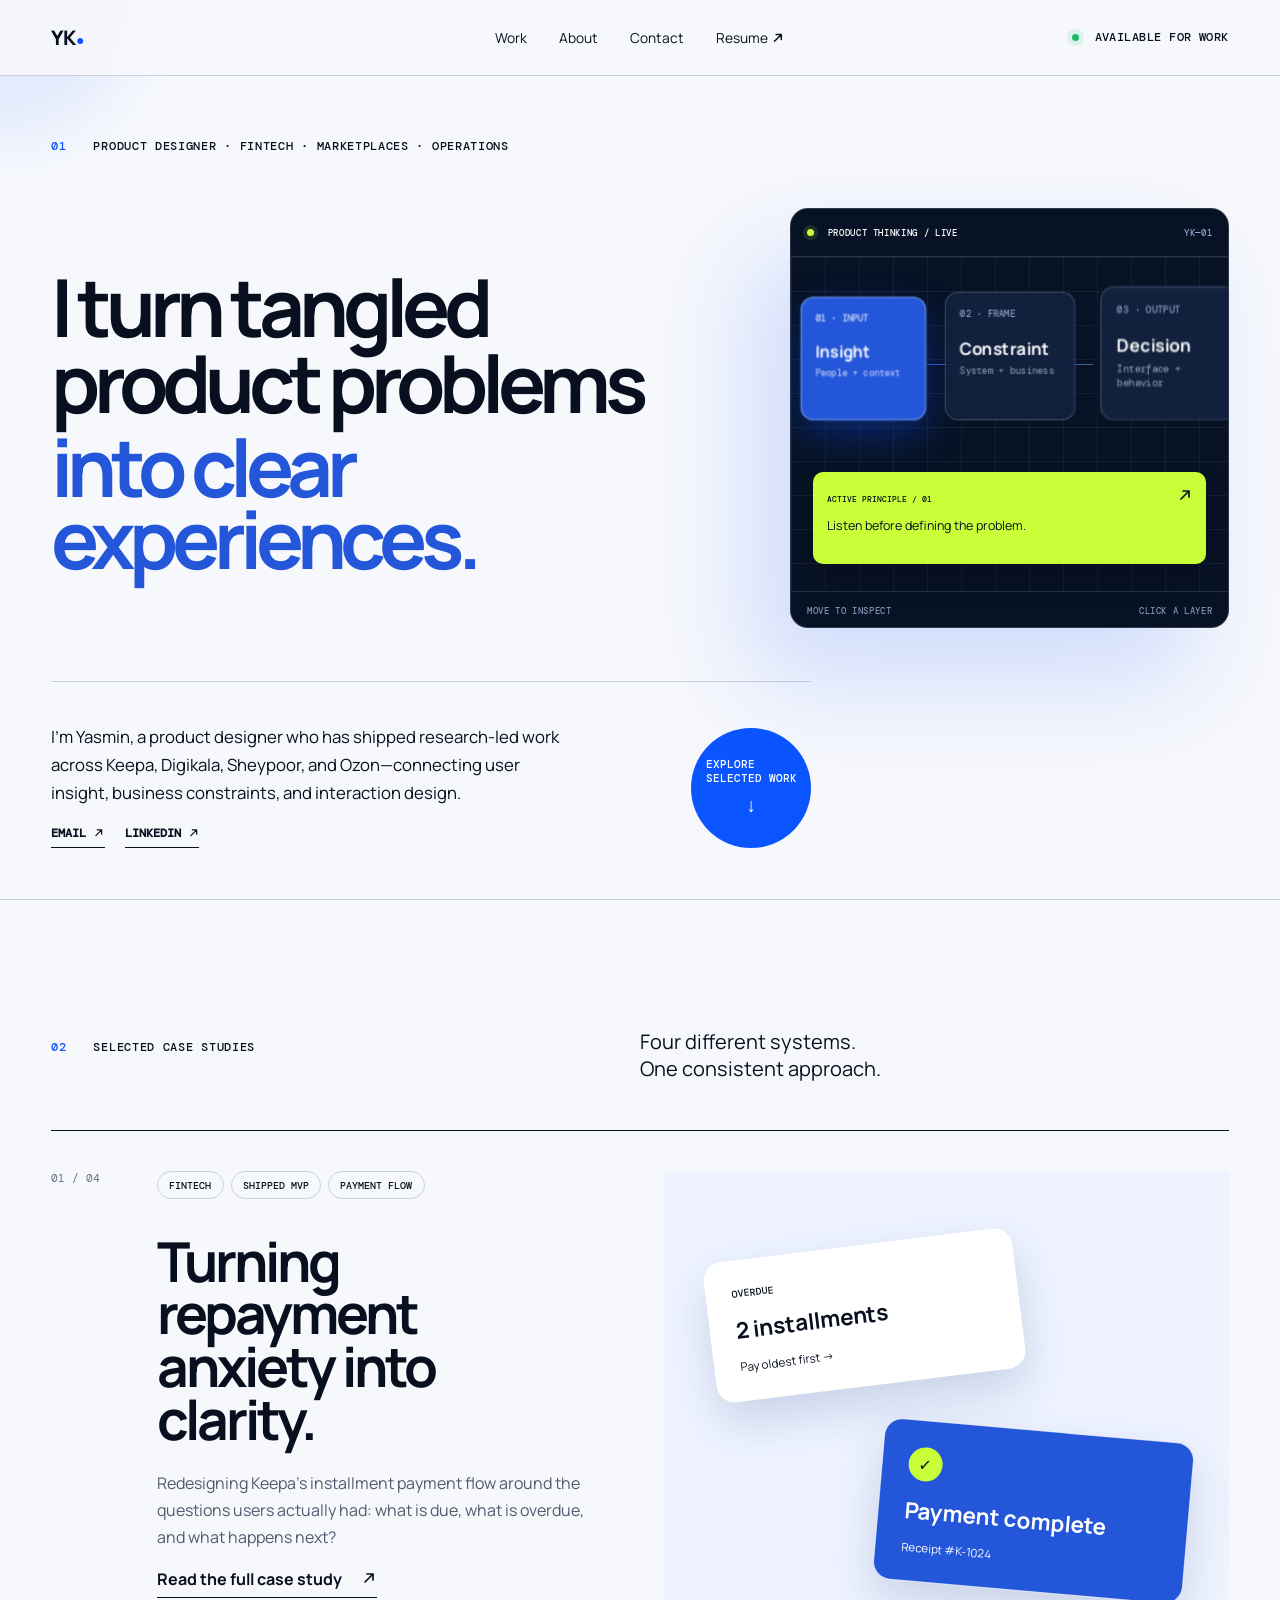
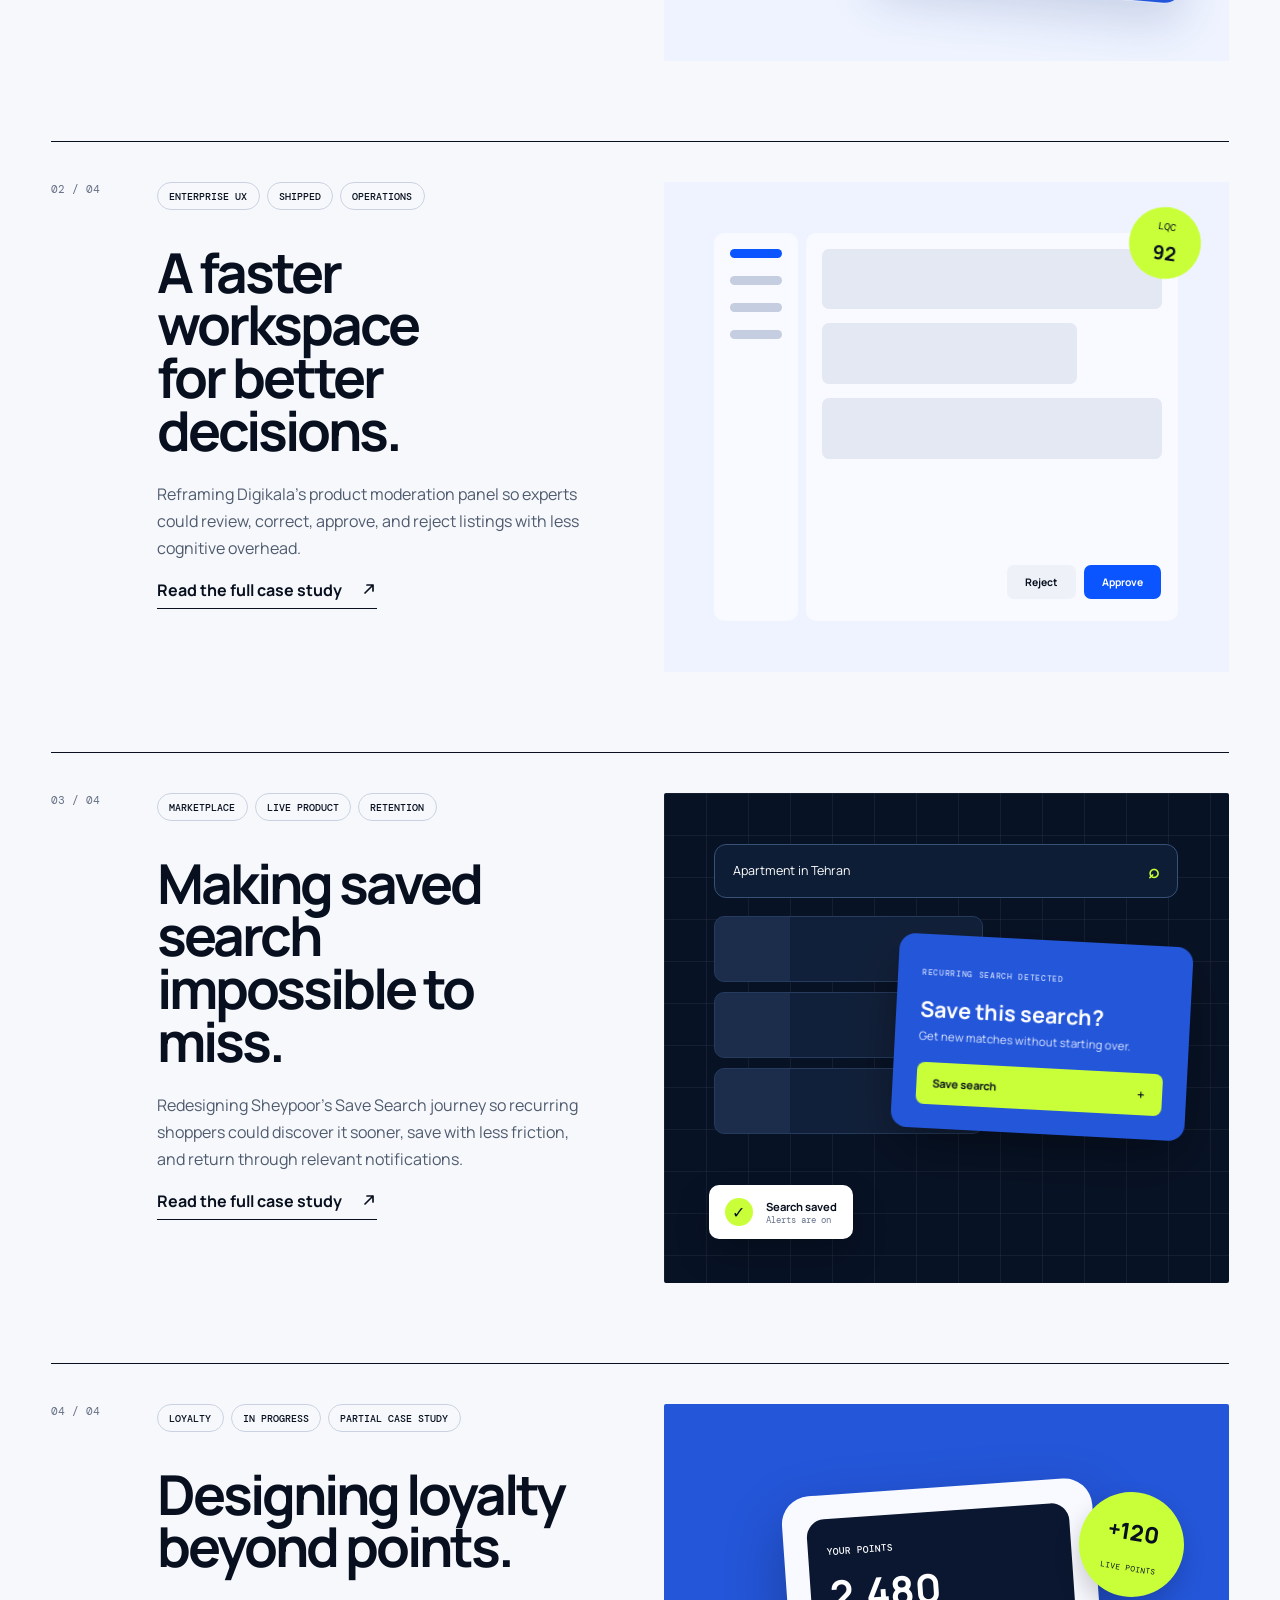
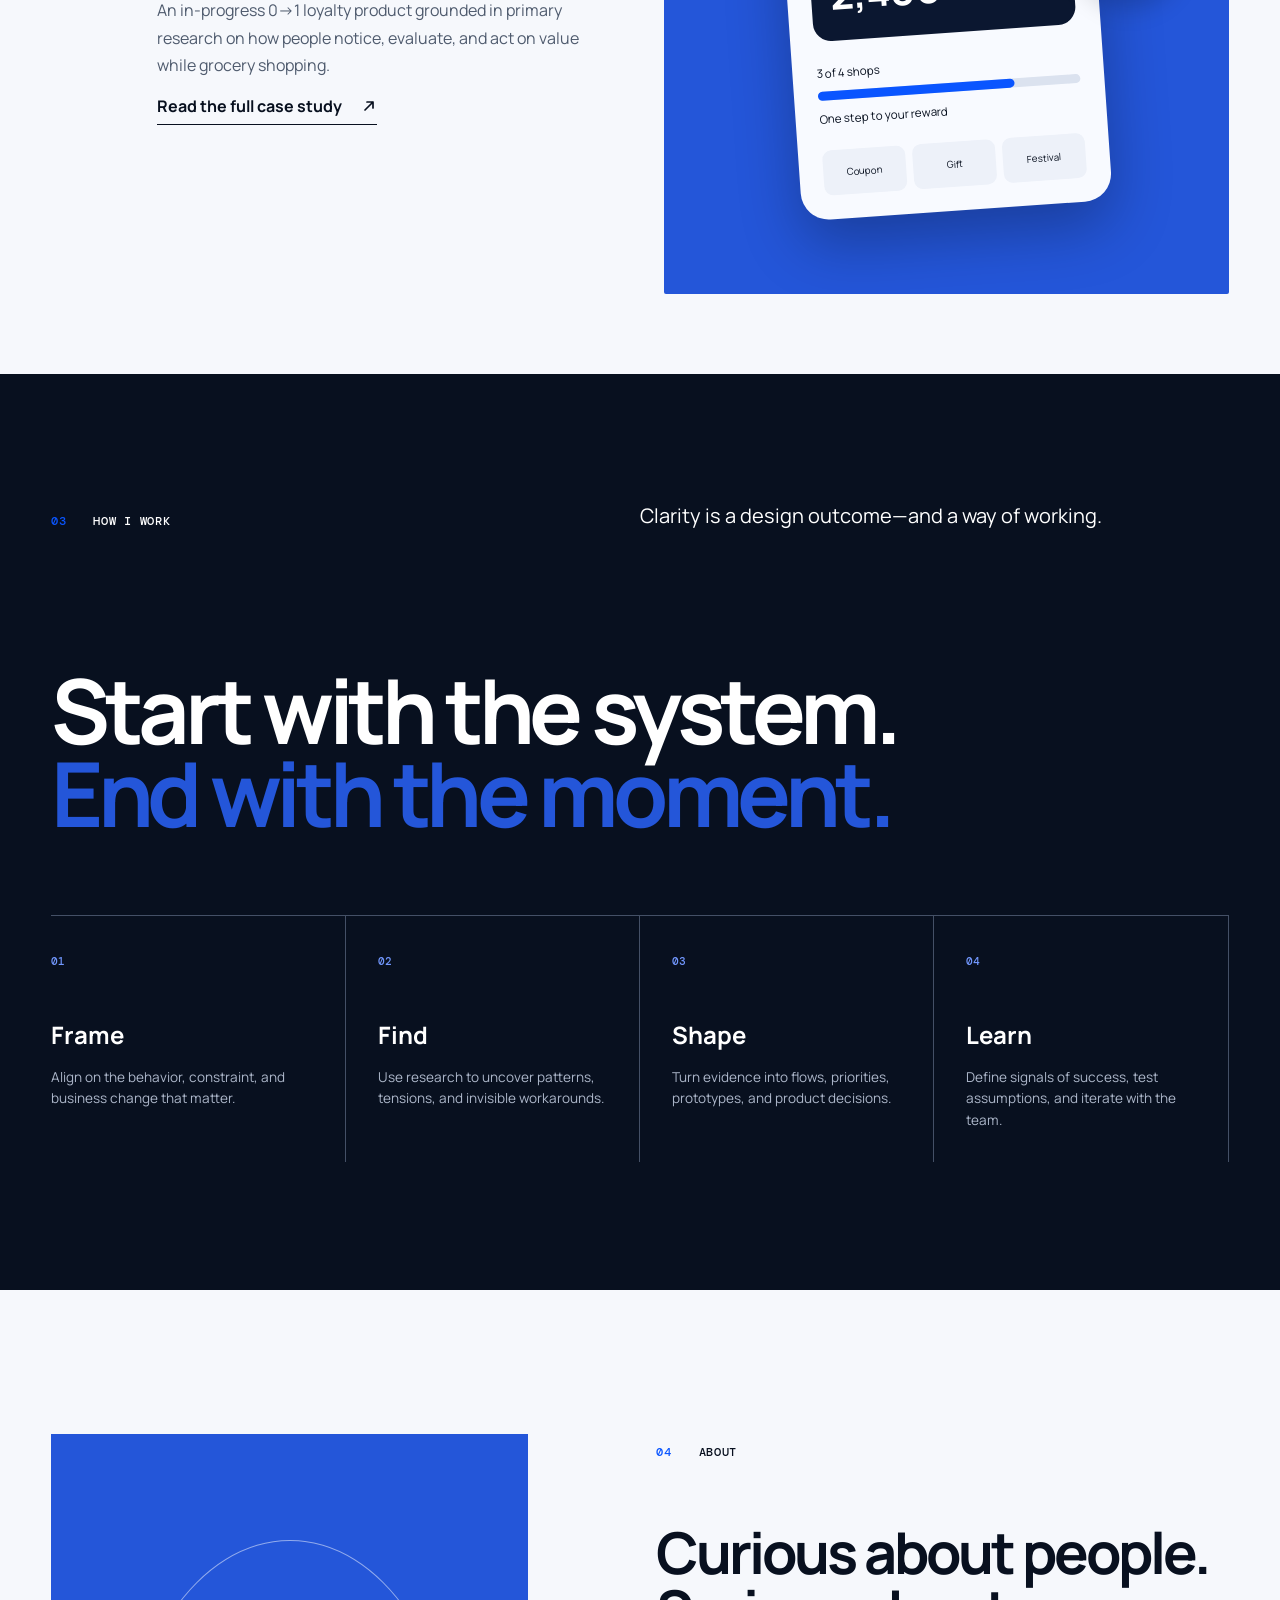
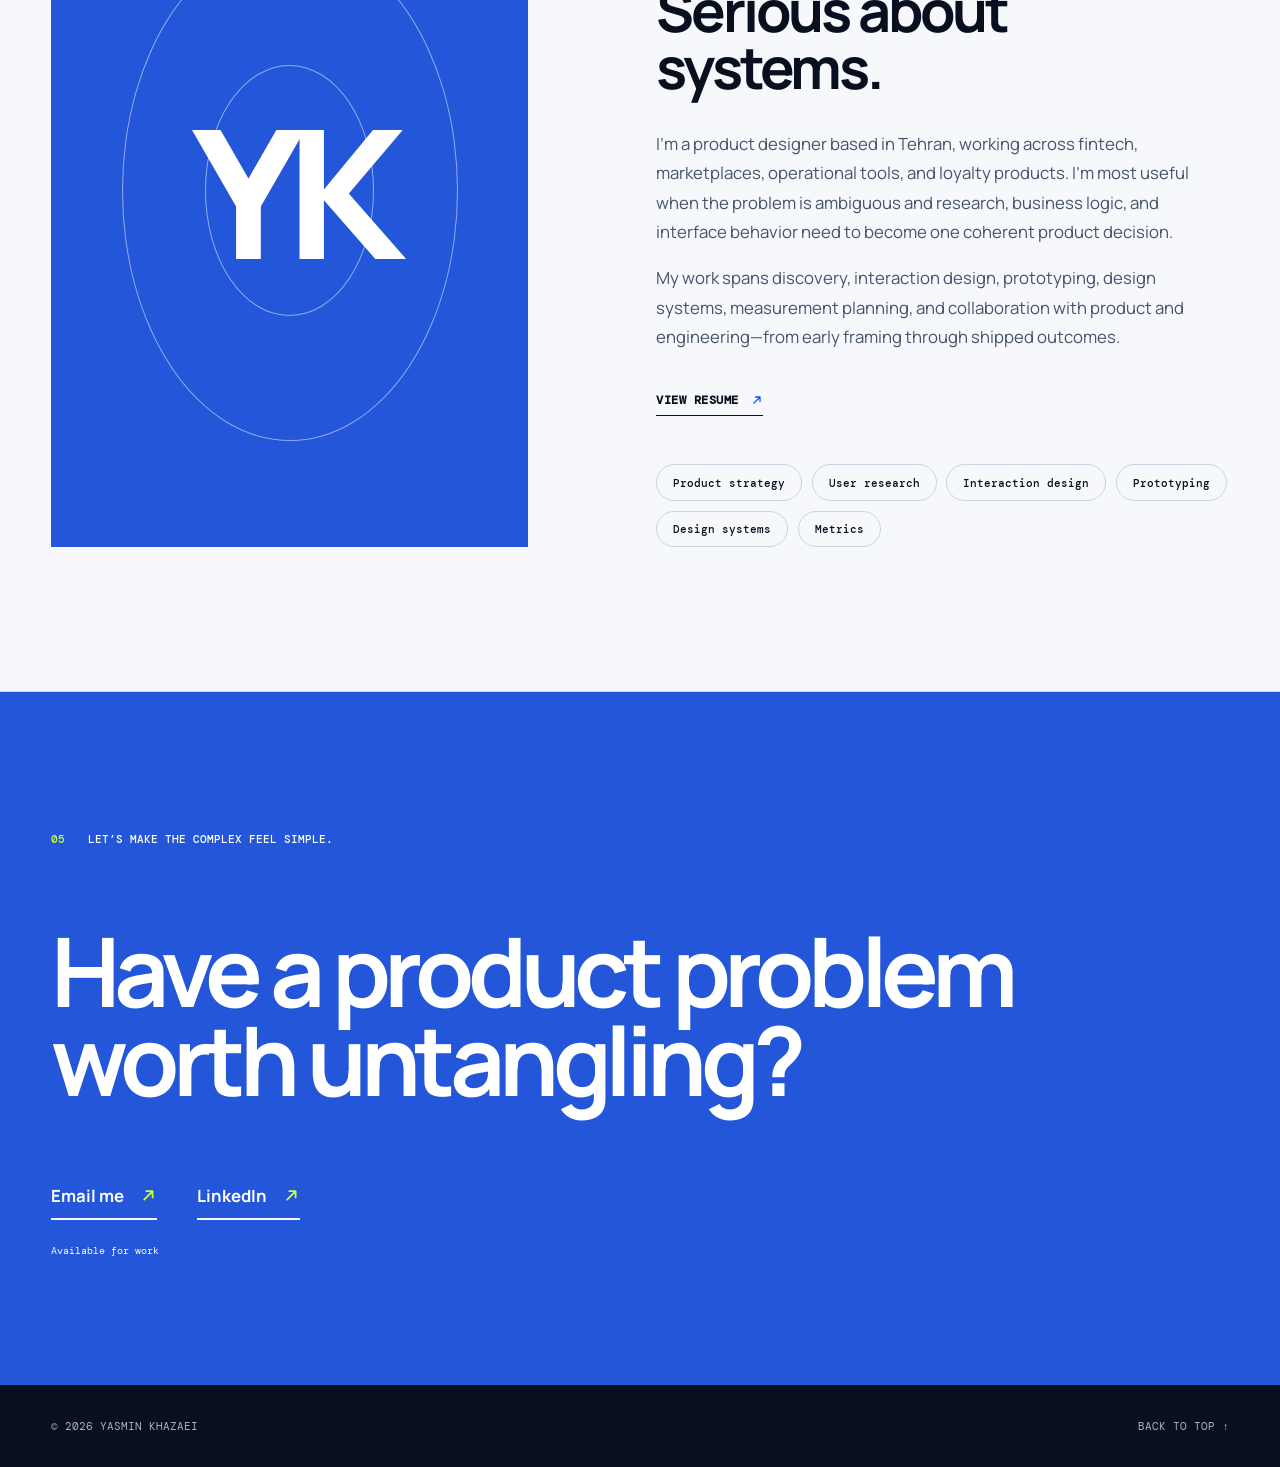
<file: index.html>
<!doctype html>
<html lang="en">
<head>
  <!-- Google tag (gtag.js) -->
  <script async src="https://www.googletagmanager.com/gtag/js?id=G-P5SBZ5N0RN"></script>
  <script>
    window.dataLayer = window.dataLayer || [];
    function gtag(){dataLayer.push(arguments);}
    gtag('js', new Date());
    gtag('config', 'G-P5SBZ5N0RN');
  </script>
  <meta charset="utf-8">
  <meta name="viewport" content="width=device-width, initial-scale=1">
  <meta name="description" content="Product design portfolio of Yasmin Khazaei, featuring research-led case studies across fintech, marketplaces, enterprise tools, and loyalty products.">
  <meta name="robots" content="index, follow, max-image-preview:large, max-snippet:-1, max-video-preview:-1">
  <title>Yasmin Khazaei — Product Designer</title>
  <link rel="canonical" href="https://yasiikhazaei.com/">
  <meta property="og:type" content="website">
  <meta property="og:site_name" content="Yasmin Khazaei — Product Designer">
  <meta property="og:title" content="Yasmin Khazaei — Product Designer">
  <meta property="og:description" content="Research-led product design case studies across fintech, marketplaces, enterprise tools, and loyalty products.">
  <meta property="og:url" content="https://yasiikhazaei.com/">
  <meta property="og:locale" content="en_US">
  <meta name="twitter:card" content="summary">
  <meta name="twitter:title" content="Yasmin Khazaei — Product Designer">
  <meta name="twitter:description" content="Research-led product design case studies across fintech, marketplaces, enterprise tools, and loyalty products.">
  <link rel="icon" type="image/svg+xml" href="data:image/svg+xml,%3Csvg xmlns='http://www.w3.org/2000/svg' viewBox='0 0 64 64'%3E%3Crect width='64' height='64' rx='16' fill='%230A55FF'/%3E%3Cpath d='M15 16h11l7 13 7-13h10L38 38v11H27V38z' fill='white'/%3E%3C/svg%3E">
  <link rel="preconnect" href="https://fonts.googleapis.com">
  <link rel="preconnect" href="https://fonts.gstatic.com" crossorigin>
  <link href="https://fonts.googleapis.com/css2?family=DM+Mono:wght@400;500&family=Manrope:wght@400;500;600;700;800&display=swap" rel="stylesheet">
  <link rel="stylesheet" href="styles.css">
  <link rel="stylesheet" href="portfolio-update.css">
  <script type="application/ld+json">
  {
    "@context": "https://schema.org",
    "@graph": [
      {
        "@type": "Person",
        "@id": "https://yasiikhazaei.com/#yasmin-khazaei",
        "name": "Yasmin Khazaei",
        "url": "https://yasiikhazaei.com/",
        "jobTitle": "Product Designer",
        "sameAs": ["https://www.linkedin.com/in/yasminkhazaei"]
      },
      {
        "@type": "WebSite",
        "@id": "https://yasiikhazaei.com/#website",
        "url": "https://yasiikhazaei.com/",
        "name": "Yasmin Khazaei — Product Designer",
        "inLanguage": "en",
        "author": {"@id": "https://yasiikhazaei.com/#yasmin-khazaei"}
      }
    ]
  }
  </script>
</head>
<body>
  <div class="cursor-glow" aria-hidden="true"></div>
  <header class="site-header">
    <a class="brand" href="#top" aria-label="Yasmin Khazaei, home">YK<span>●</span></a>
    <nav aria-label="Primary navigation">
      <a href="#work">Work</a>
      <a href="#about">About</a>
      <a href="#contact">Contact</a>
      <a href="Yasmin_Khazaei_Resume.pdf" target="_blank" rel="noopener">Resume <svg class="arrow-icon" viewBox="0 0 16 16" aria-hidden="true" focusable="false"><path d="M4 12 12 4M6 4h6v6"/></svg></a>
    </nav>
    <span class="availability"><i></i> Available for work</span>
  </header>

  <main id="top">
    <section class="hero">
      <div class="hero-kicker"><span>01</span> Product designer · Fintech · Marketplaces · Operations</div>
          <h1>I turn tangled<br>product problems<em>into clear experiences.</em></h1>
      <div class="hero-bottom">
        <div><p>I’m Yasmin, a product designer who has shipped research-led work across Keepa, Digikala, Sheypoor, and Ozon—connecting user insight, business constraints, and interaction design.</p><div class="hero-links"><a href="mailto:yasiikhazaei@gmail.com">Email <svg class="arrow-icon" viewBox="0 0 16 16" aria-hidden="true" focusable="false"><path d="M4 12 12 4M6 4h6v6"/></svg></a><a href="https://www.linkedin.com/in/yasminkhazaei" target="_blank" rel="noopener">LinkedIn <svg class="arrow-icon" viewBox="0 0 16 16" aria-hidden="true" focusable="false"><path d="M4 12 12 4M6 4h6v6"/></svg></a></div></div>
        <a class="circle-link" href="#work" aria-label="Explore selected work"><span>Explore<br>selected work</span><b>↓</b></a>
      </div>
      <section class="design-console" aria-label="Interactive product thinking console">
        <div class="console-bar"><span><i></i> Product thinking / live</span><b>YK—01</b></div>
        <div class="console-stage">
          <span class="console-line line-a" aria-hidden="true"></span><span class="console-line line-b" aria-hidden="true"></span>
          <button class="logic-card insight-card active" data-step="01" data-output="Listen before defining the problem."><small>01 · Input</small><strong>Insight</strong><em>People + context</em></button>
          <button class="logic-card constraint-card" data-step="02" data-output="Make constraints visible—not accidental."><small>02 · Frame</small><strong>Constraint</strong><em>System + business</em></button>
          <button class="logic-card decision-card" data-step="03" data-output="Turn evidence into a clear interaction."><small>03 · Output</small><strong>Decision</strong><em>Interface + behavior</em></button>
          <div class="console-output"><small>Active principle / <span>01</span></small><p aria-live="polite">Listen before defining the problem.</p><i><svg class="arrow-icon" viewBox="0 0 16 16" aria-hidden="true" focusable="false"><path d="M4 12 12 4M6 4h6v6"/></svg></i></div>
        </div>
        <div class="console-footer"><span>Move to inspect</span><span>Click a layer</span></div>
      </section>
    </section>

    <section class="work" id="work">
      <div class="section-head">
        <p><span>02</span> Selected case studies</p>
        <p>Four different systems.<br>One consistent approach.</p>
      </div>

      <article class="case case-keepa">
        <div class="case-number">01 / 04</div>
        <div class="case-copy">
          <div class="tags"><span>Fintech</span><span>Shipped MVP</span><span>Payment flow</span></div>
          <h2>Turning repayment<br>anxiety into clarity.</h2>
          <p class="lede">Redesigning Keepa’s installment payment flow around the questions users actually had: what is due, what is overdue, and what happens next?</p>
          <a class="case-toggle" href="case-studies/keepa/">Read the full case study <span><svg class="arrow-icon" viewBox="0 0 16 16" aria-hidden="true" focusable="false"><path d="M4 12 12 4M6 4h6v6"/></svg></span></a>
        </div>
        <div class="case-visual payment-visual" aria-label="Installment payment states">
          <div class="mini-card overdue"><small>OVERDUE</small><b>2 installments</b><span>Pay oldest first →</span></div>
          <div class="mini-card paid"><i>✓</i><b>Payment complete</b><span>Receipt #K-1024</span></div>
        </div>
        <div class="case-detail">
          <div><small>THE CHALLENGE</small><p>A top-three support topic with no event tracking, funnel, or product dashboard to explain where users struggled.</p></div>
          <div><small>THE EVIDENCE</small><p>About 100 support calls, CRM records, seven interviews, competitive benchmarking, and usability testing with 10 participants.</p></div>
          <div><small>THE TRADE-OFF</small><p>Two prototypes compared the preferred direction with an engineering alternative designed to reduce development effort.</p></div>
          <div class="case-evidence"><small>SHIPPED SIGNAL</small><strong>2 of 4</strong><p>highest-impact improvements launched first; support reported the issue was no longer among the most common requests</p></div>
        </div>
      </article>

      <article class="case case-digikala">
        <div class="case-number">02 / 04</div>
        <div class="case-copy">
          <div class="tags"><span>Enterprise UX</span><span>Shipped</span><span>Operations</span></div>
          <h2>A faster workspace<br>for better decisions.</h2>
          <p class="lede">Reframing Digikala’s product moderation panel so experts could review, correct, approve, and reject listings with less cognitive overhead.</p>
          <a class="case-toggle" href="case-studies/digikala/">Read the full case study <span><svg class="arrow-icon" viewBox="0 0 16 16" aria-hidden="true" focusable="false"><path d="M4 12 12 4M6 4h6v6"/></svg></span></a>
        </div>
        <div class="case-visual moderation-visual" aria-label="Abstract product moderation workspace">
          <div class="mod-sidebar"><i></i><i></i><i></i><i></i></div>
          <div class="mod-content"><span></span><span></span><span></span><div class="mod-actions"><b>Reject</b><b>Approve</b></div></div>
          <div class="mod-score">LQC <b>92</b></div>
        </div>
        <div class="case-detail">
          <div><small>THE CHALLENGE</small><p>Moderators switched between fragmented sources while speed, consistency, and seller impact all depended on each decision.</p></div>
          <div><small>THE RESEARCH</small><p>Contextual inquiry across categories and experience levels, think-aloud sessions with real queues, and seller-side research.</p></div>
          <div><small>THE SYSTEM</small><p>A decision-first workspace plus contextual guidelines, duplicate detection, senior QA, and a 12-event measurement taxonomy.</p></div>
          <div class="case-evidence"><small>POST-LAUNCH</small><strong>+10%</strong><p>products reviewed per moderator per hour, with quality metrics defined as guardrails</p></div>
        </div>
      </article>

      <article class="case case-sheypoor">
        <div class="case-number">03 / 04</div>
        <div class="case-copy">
          <div class="tags"><span>Marketplace</span><span>Live product</span><span>Retention</span></div>
          <h2>Making saved search<br>impossible to miss.</h2>
          <p class="lede">Redesigning Sheypoor’s Save Search journey so recurring shoppers could discover it sooner, save with less friction, and return through relevant notifications.</p>
          <a class="case-toggle" href="case-studies/sheypoor/">Read the full case study <span><svg class="arrow-icon" viewBox="0 0 16 16" aria-hidden="true" focusable="false"><path d="M4 12 12 4M6 4h6v6"/></svg></span></a>
        </div>
        <div class="case-visual search-visual" aria-label="Save Search interaction concept for Sheypoor">
          <div class="search-bar"><span>Apartment in Tehran</span><b>⌕</b></div>
          <div class="listing-stack"><i></i><i></i><i></i></div>
          <div class="save-prompt"><small>RECURRING SEARCH DETECTED</small><strong>Save this search?</strong><span>Get new matches without starting over.</span><button type="button" tabindex="-1">Save search <b>＋</b></button></div>
          <div class="saved-toast"><i>✓</i><span><b>Search saved</b><small>Alerts are on</small></span></div>
        </div>
        <div class="case-detail">
          <div><small>THE CHALLENGE</small><p>A valuable retention feature had very low awareness while people manually repeated the same searches.</p></div>
          <div><small>THE EVIDENCE</small><p>Feedback, surveys, usability tests, analytics events, and Clarity recordings connected discovery issues to notification failures.</p></div>
          <div><small>THE DIRECTION</small><p>Remove restrictions, surface the feature in results, prompt in context, and repair notification timing and relevance.</p></div>
          <div class="case-evidence"><small>ROLLOUT</small><strong>4 stages</strong><p>released separately so the team could isolate behavioral impact without overstating early results</p></div>
        </div>
      </article>

      <article class="case case-hyper">
        <div class="case-number">04 / 04</div>
        <div class="case-copy">
          <div class="tags"><span>Loyalty</span><span>In progress</span><span>Partial case study</span></div>
          <h2>Designing loyalty<br>beyond points.</h2>
          <p class="lede">An in-progress 0→1 loyalty product grounded in primary research on how people notice, evaluate, and act on value while grocery shopping.</p>
          <a class="case-toggle" href="case-studies/hyper-family/">Read the full case study <span><svg class="arrow-icon" viewBox="0 0 16 16" aria-hidden="true" focusable="false"><path d="M4 12 12 4M6 4h6v6"/></svg></span></a>
        </div>
        <div class="case-visual loyalty-visual" aria-label="Abstract loyalty app experience">
          <div class="phone">
            <div class="phone-top"><small>YOUR POINTS</small><strong>2,480</strong></div>
            <div class="mission"><span>3 of 4 shops</span><i><b></b></i><em>One step to your reward</em></div>
            <div class="reward-row"><span>Coupon</span><span>Gift</span><span>Festival</span></div>
          </div>
          <div class="float-badge">+120 <small>LIVE POINTS</small></div>
        </div>
        <div class="case-detail">
          <div><small>THE CHALLENGE</small><p>Hyper Family had no active digital loyalty experience, while benefits communicated outside the store were easy to forget.</p></div>
          <div><small>THE APPROACH</small><p>Desk research, benchmarking, and eight in-store interviews mapped the shopping journey, recurring signals, and opportunity areas.</p></div>
          <div><small>THE DIRECTION</small><p>A loyalty experience that fits existing routines, surfaces relevant value in the moment, and connects one trip to the next.</p></div>
          <div class="case-evidence"><small>PROJECT STATUS</small><strong>In progress</strong><p>the product and this case study are still being developed; no final outcome is claimed</p></div>
        </div>
      </article>
    </section>

    <section class="process" aria-labelledby="process-title">
      <div class="section-head"><p><span>03</span> How I work</p><p>Clarity is a design outcome—and a way of working.</p></div>
      <h2 id="process-title">Start with the system.<br><em>End with the moment.</em></h2>
      <div class="process-grid">
        <div><b>01</b><h3>Frame</h3><p>Align on the behavior, constraint, and business change that matter.</p></div>
        <div><b>02</b><h3>Find</h3><p>Use research to uncover patterns, tensions, and invisible workarounds.</p></div>
        <div><b>03</b><h3>Shape</h3><p>Turn evidence into flows, priorities, prototypes, and product decisions.</p></div>
        <div><b>04</b><h3>Learn</h3><p>Define signals of success, test assumptions, and iterate with the team.</p></div>
      </div>
    </section>

    <section class="about" id="about">
      <div class="portrait-mark" aria-hidden="true"><span>YK</span></div>
      <div class="about-copy">
        <p class="eyebrow"><span>04</span> About</p>
        <h2>Curious about people.<br>Serious about systems.</h2>
        <p>I’m a product designer based in Tehran, working across fintech, marketplaces, operational tools, and loyalty products. I’m most useful when the problem is ambiguous and research, business logic, and interface behavior need to become one coherent product decision.</p>
        <p>My work spans discovery, interaction design, prototyping, design systems, measurement planning, and collaboration with product and engineering—from early framing through shipped outcomes.</p>
        <a class="resume-link" href="Yasmin_Khazaei_Resume.pdf" target="_blank" rel="noopener">View resume <span><svg class="arrow-icon" viewBox="0 0 16 16" aria-hidden="true" focusable="false"><path d="M4 12 12 4M6 4h6v6"/></svg></span></a>
        <div class="skills"><span>Product strategy</span><span>User research</span><span>Interaction design</span><span>Prototyping</span><span>Design systems</span><span>Metrics</span></div>
      </div>
    </section>

    <section class="contact" id="contact">
      <p><span>05</span> Let’s make the complex feel simple.</p>
      <h2>Have a product problem<br>worth untangling?</h2>
      <div class="contact-links"><a href="mailto:yasiikhazaei@gmail.com">Email me <span><svg class="arrow-icon" viewBox="0 0 16 16" aria-hidden="true" focusable="false"><path d="M4 12 12 4M6 4h6v6"/></svg></span></a><a href="https://www.linkedin.com/in/yasminkhazaei" target="_blank" rel="noopener">LinkedIn <span><svg class="arrow-icon" viewBox="0 0 16 16" aria-hidden="true" focusable="false"><path d="M4 12 12 4M6 4h6v6"/></svg></span></a></div>
      <small>Available for work</small>
    </section>
  </main>

  <footer><span>© 2026 Yasmin Khazaei</span><a href="#top">Back to top ↑</a></footer>
  <script src="script.js"></script>
</body>
</html>
</file>
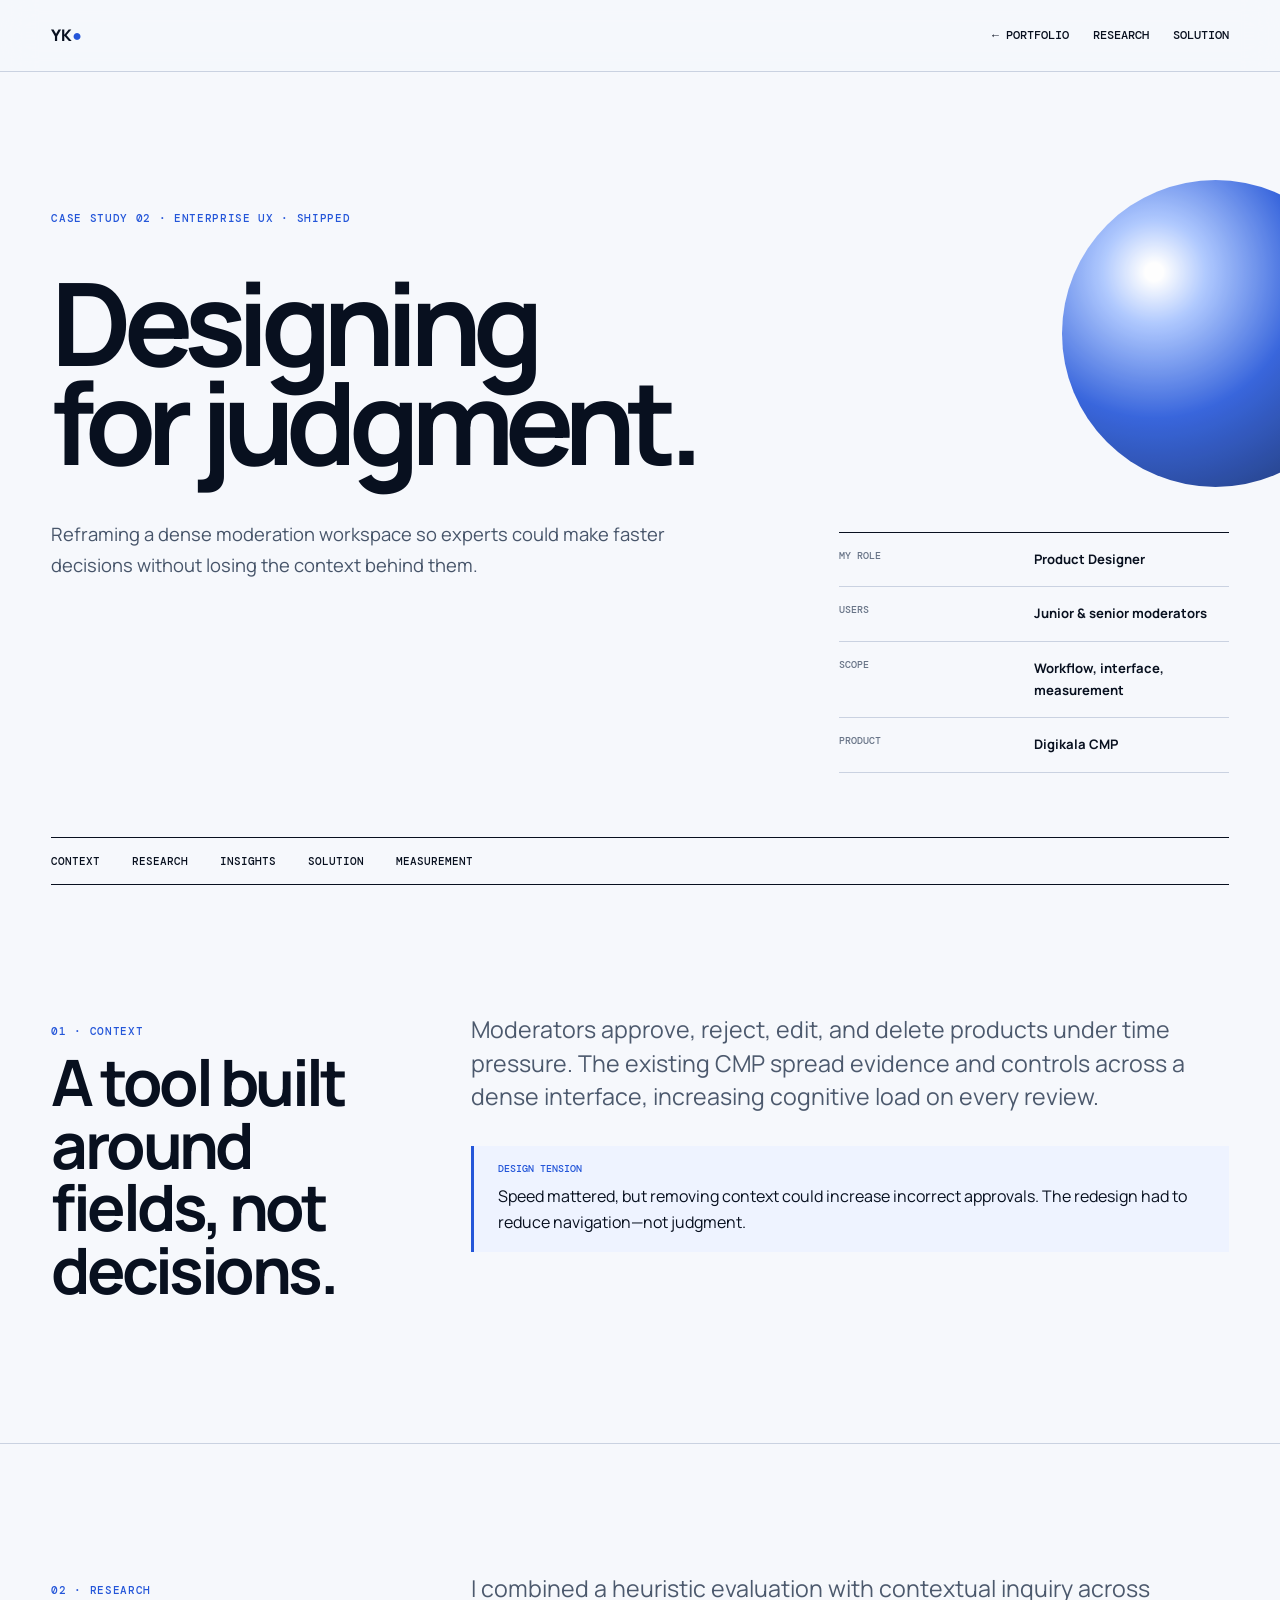
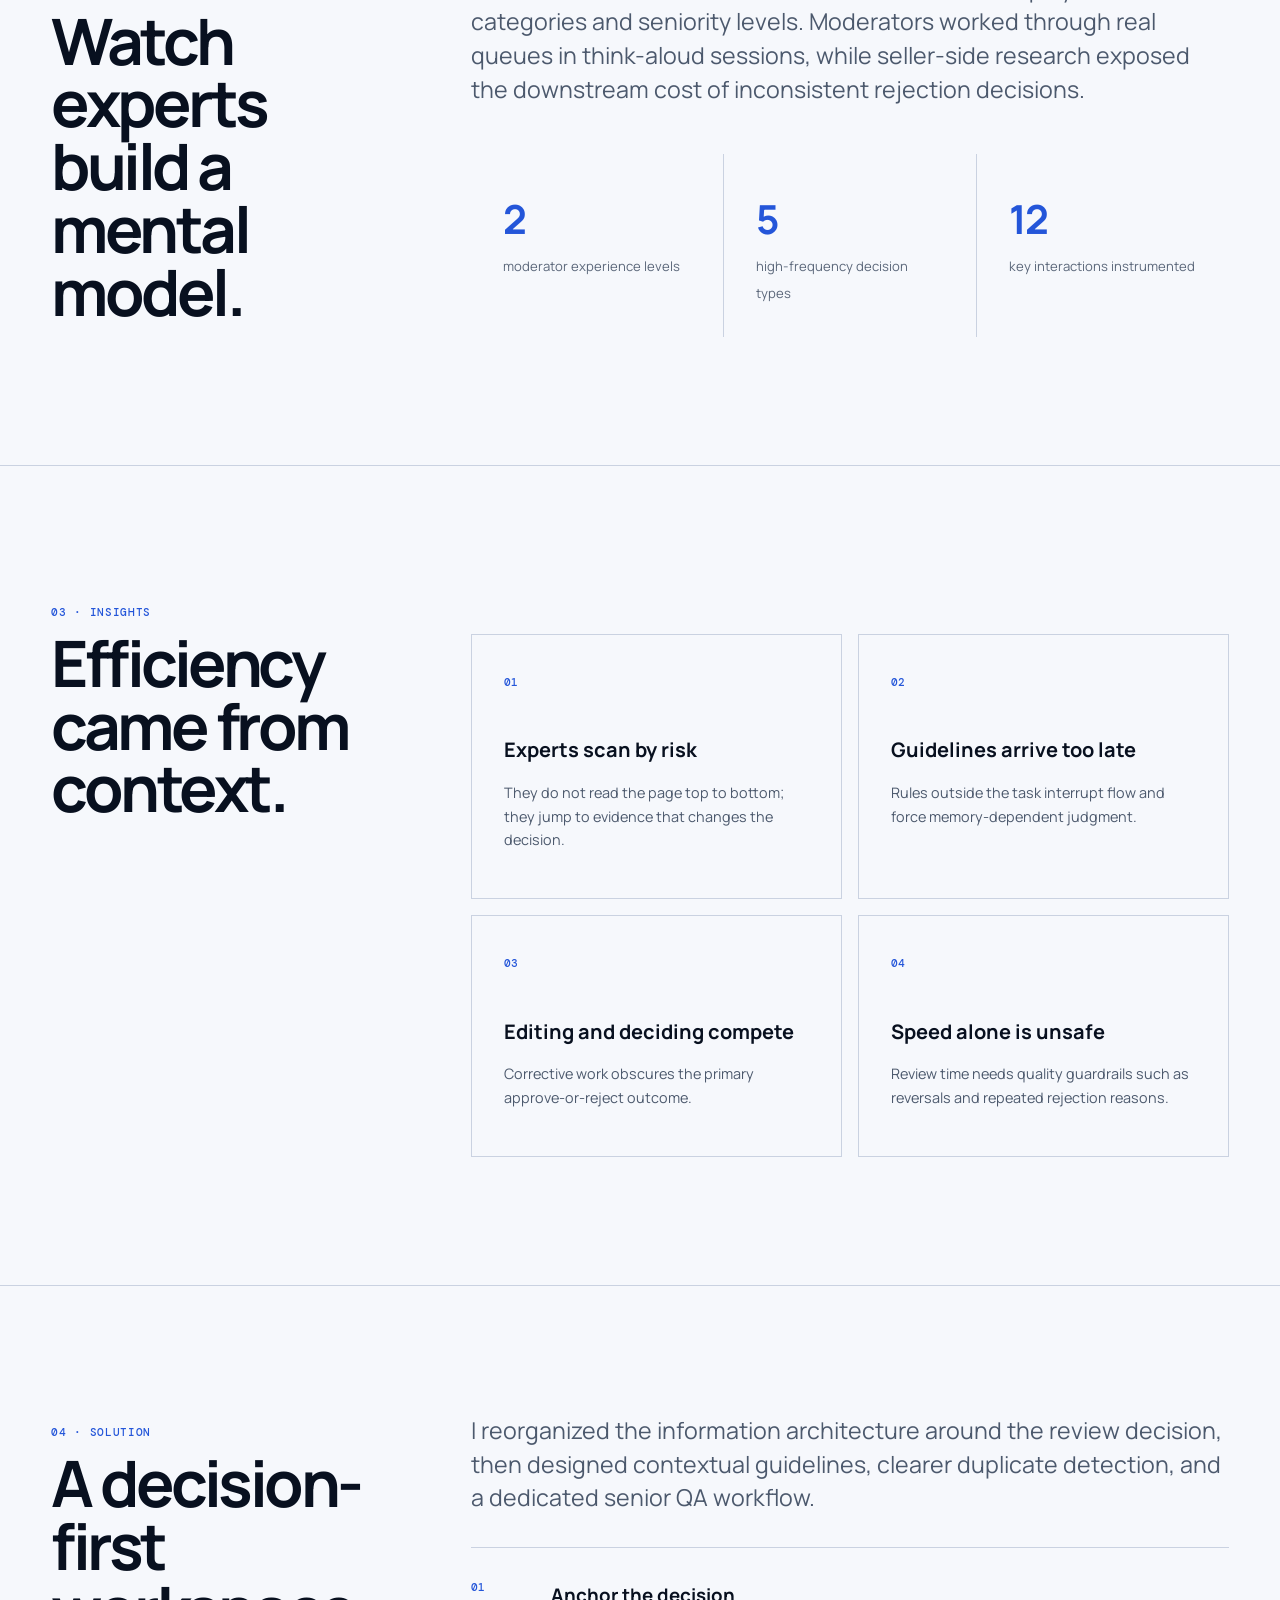
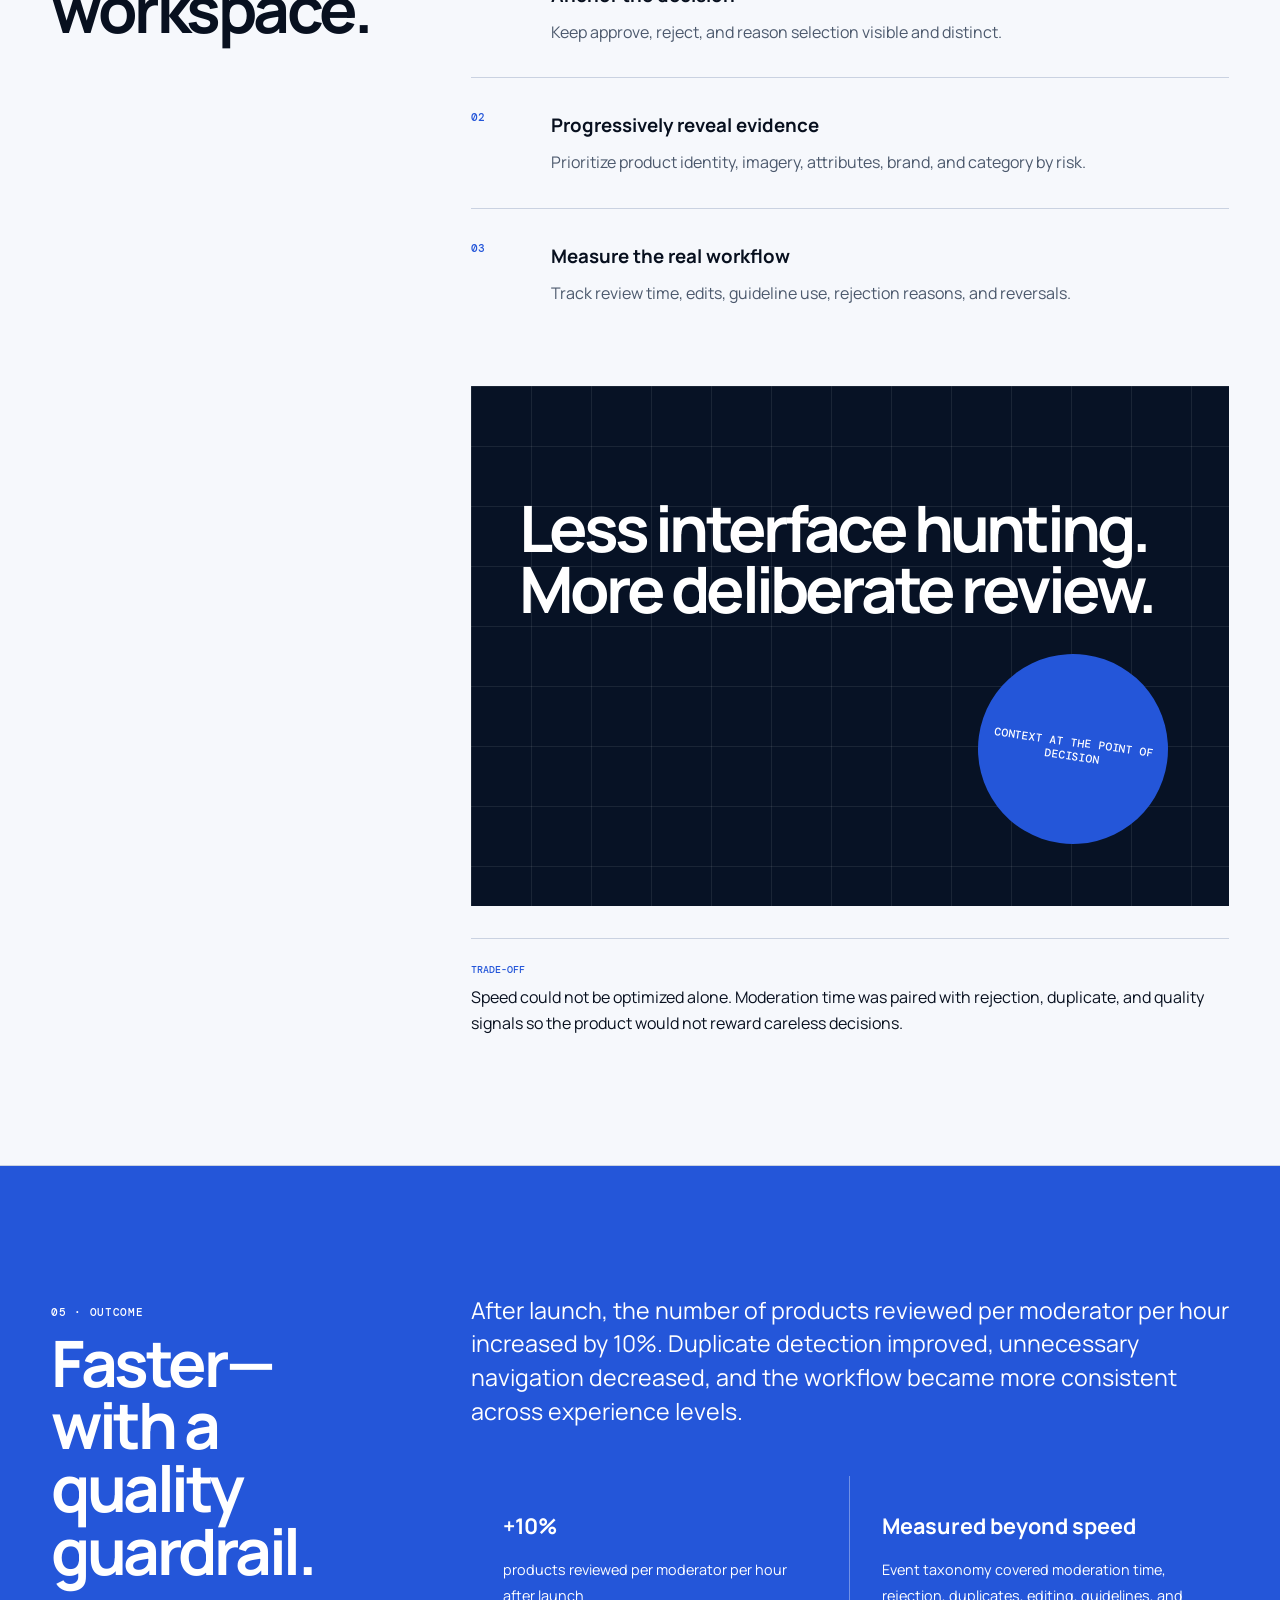
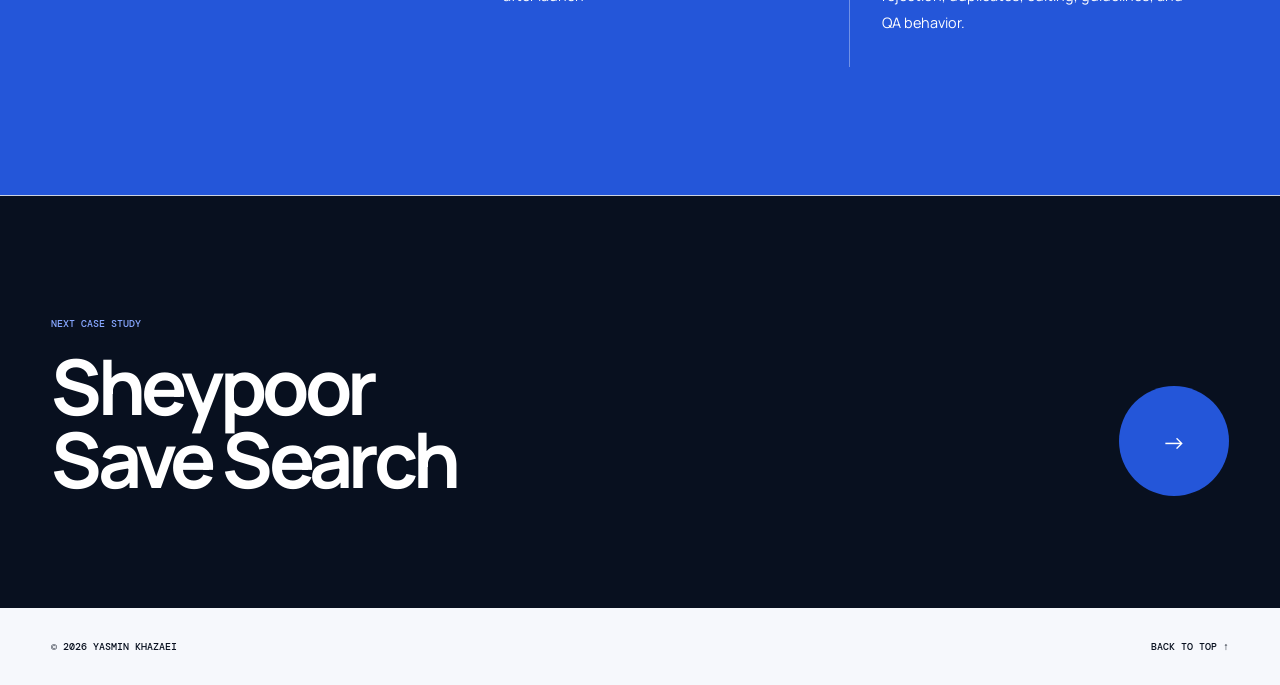
<file: case-studies/digikala/index.html>
<!doctype html><html lang="en"><head><!-- Google tag (gtag.js) --><script async src="https://www.googletagmanager.com/gtag/js?id=G-P5SBZ5N0RN"></script><script>window.dataLayer=window.dataLayer||[];function gtag(){dataLayer.push(arguments)}gtag("js",new Date());gtag("config","G-P5SBZ5N0RN");</script><meta charset="utf-8"><meta name="viewport" content="width=device-width,initial-scale=1"><meta name="description" content="An enterprise UX case study on redesigning the Digikala product moderation workspace for faster, more consistent decisions."><meta name="robots" content="index, follow, max-image-preview:large"><link rel="canonical" href="https://yasiikhazaei.com/case-studies/digikala/"><meta property="og:type" content="article"><meta property="og:site_name" content="Yasmin Khazaei — Product Designer"><meta property="og:title" content="Digikala CMP Redesign — Yasmin Khazaei"><meta property="og:description" content="An enterprise UX case study on redesigning the Digikala product moderation workspace for faster, more consistent decisions."><meta property="og:url" content="https://yasiikhazaei.com/case-studies/digikala/"><meta name="twitter:card" content="summary"><title>Digikala CMP Redesign — Yasmin Khazaei</title><link rel="stylesheet" href="../../case.css"><link rel="stylesheet" href="../../case-motion.css"><link rel="preconnect" href="https://fonts.googleapis.com"><link rel="preconnect" href="https://fonts.gstatic.com" crossorigin><link href="https://fonts.googleapis.com/css2?family=DM+Mono:wght@400;500&family=Manrope:wght@400;500;600;700;800&display=swap" rel="stylesheet"><style>:root{--accent:#2456d9;--soft:#eef3ff}</style></head><body>
<link rel="stylesheet" href="../../case-evidence.css"><header class="top"><a href="../../">YK<span style="color:var(--accent)">●</span></a><nav><a href="../../">← Portfolio</a><a href="#research">Research</a><a href="#solution">Solution</a></nav></header><main>
<section class="hero"><div><p class="kicker">Case study 02 · Enterprise UX · Shipped</p><h1>Designing<br>for judgment.</h1><p class="summary">Reframing a dense moderation workspace so experts could make faster decisions without losing the context behind them.</p></div><div class="hero-side"><div class="meta"><small>My role</small><b>Product Designer</b></div><div class="meta"><small>Users</small><b>Junior & senior moderators</b></div><div class="meta"><small>Scope</small><b>Workflow, interface, measurement</b></div><div class="meta"><small>Product</small><b>Digikala CMP</b></div></div><div class="hero-mark"></div></section>
<nav class="toc"><a href="#context">Context</a><a href="#research">Research</a><a href="#insights">Insights</a><a href="#solution">Solution</a><a href="#outcome">Measurement</a></nav>
<section class="chapter" id="context"><div><p class="label">01 · Context</p><h2>A tool built around fields, not decisions.</h2></div><div class="chapter-body"><p>Moderators approve, reject, edit, and delete products under time pressure. The existing CMP spread evidence and controls across a dense interface, increasing cognitive load on every review.</p><div class="note"><strong>Design tension</strong>Speed mattered, but removing context could increase incorrect approvals. The redesign had to reduce navigation—not judgment.</div></div></section>
<section class="chapter" id="research"><div><p class="label">02 · Research</p><h2>Watch experts build a mental model.</h2></div><div class="chapter-body"><p>I combined a heuristic evaluation with contextual inquiry across categories and seniority levels. Moderators worked through real queues in think-aloud sessions, while seller-side research exposed the downstream cost of inconsistent rejection decisions.</p><div class="stats"><div class="stat"><b>2</b><span>moderator experience levels</span></div><div class="stat"><b>5</b><span>high-frequency decision types</span></div><div class="stat"><b>12</b><span>key interactions instrumented</span></div></div></div></section>
<section class="chapter" id="insights"><div><p class="label">03 · Insights</p><h2>Efficiency came from context.</h2></div><div class="chapter-body"><div class="insights"><div class="insight"><b>01</b><h3>Experts scan by risk</h3><p>They do not read the page top to bottom; they jump to evidence that changes the decision.</p></div><div class="insight"><b>02</b><h3>Guidelines arrive too late</h3><p>Rules outside the task interrupt flow and force memory-dependent judgment.</p></div><div class="insight"><b>03</b><h3>Editing and deciding compete</h3><p>Corrective work obscures the primary approve-or-reject outcome.</p></div><div class="insight"><b>04</b><h3>Speed alone is unsafe</h3><p>Review time needs quality guardrails such as reversals and repeated rejection reasons.</p></div></div></div></section>
<section class="chapter" id="solution"><div><p class="label">04 · Solution</p><h2>A decision-first workspace.</h2></div><div class="chapter-body"><p>I reorganized the information architecture around the review decision, then designed contextual guidelines, clearer duplicate detection, and a dedicated senior QA workflow.</p><div class="steps"><div class="step"><div><h3>Anchor the decision</h3><p>Keep approve, reject, and reason selection visible and distinct.</p></div></div><div class="step"><div><h3>Progressively reveal evidence</h3><p>Prioritize product identity, imagery, attributes, brand, and category by risk.</p></div></div><div class="step"><div><h3>Measure the real workflow</h3><p>Track review time, edits, guideline use, rejection reasons, and reversals.</p></div></div></div><div class="visual"><div class="grid"></div><h3>Less interface hunting.<br>More deliberate review.</h3><div class="pill">CONTEXT AT THE POINT OF DECISION</div></div><div class="decision-note"><strong>Trade-off</strong>Speed could not be optimized alone. Moderation time was paired with rejection, duplicate, and quality signals so the product would not reward careless decisions.</div></div></section>
<section class="chapter outcome" id="outcome"><div><p class="label">05 · Outcome</p><h2>Faster—with a quality guardrail.</h2></div><div class="chapter-body"><p>After launch, the number of products reviewed per moderator per hour increased by 10%. Duplicate detection improved, unnecessary navigation decreased, and the workflow became more consistent across experience levels.</p><div class="truth-grid"><div><b>+10%</b><span>products reviewed per moderator per hour after launch</span></div><div><b>Measured beyond speed</b><span>Event taxonomy covered moderation time, rejection, duplicates, editing, guidelines, and QA behavior.</span></div></div></div></section>
<section class="next"><div><small>NEXT CASE STUDY</small><h2>Sheypoor<br>Save Search</h2></div><a href="../sheypoor/" aria-label="Next case study">→</a></section></main><footer><span>© 2026 Yasmin Khazaei</span><a href="#">Back to top ↑</a></footer><script src="../../case-motion.js"></script></body></html>
</file>
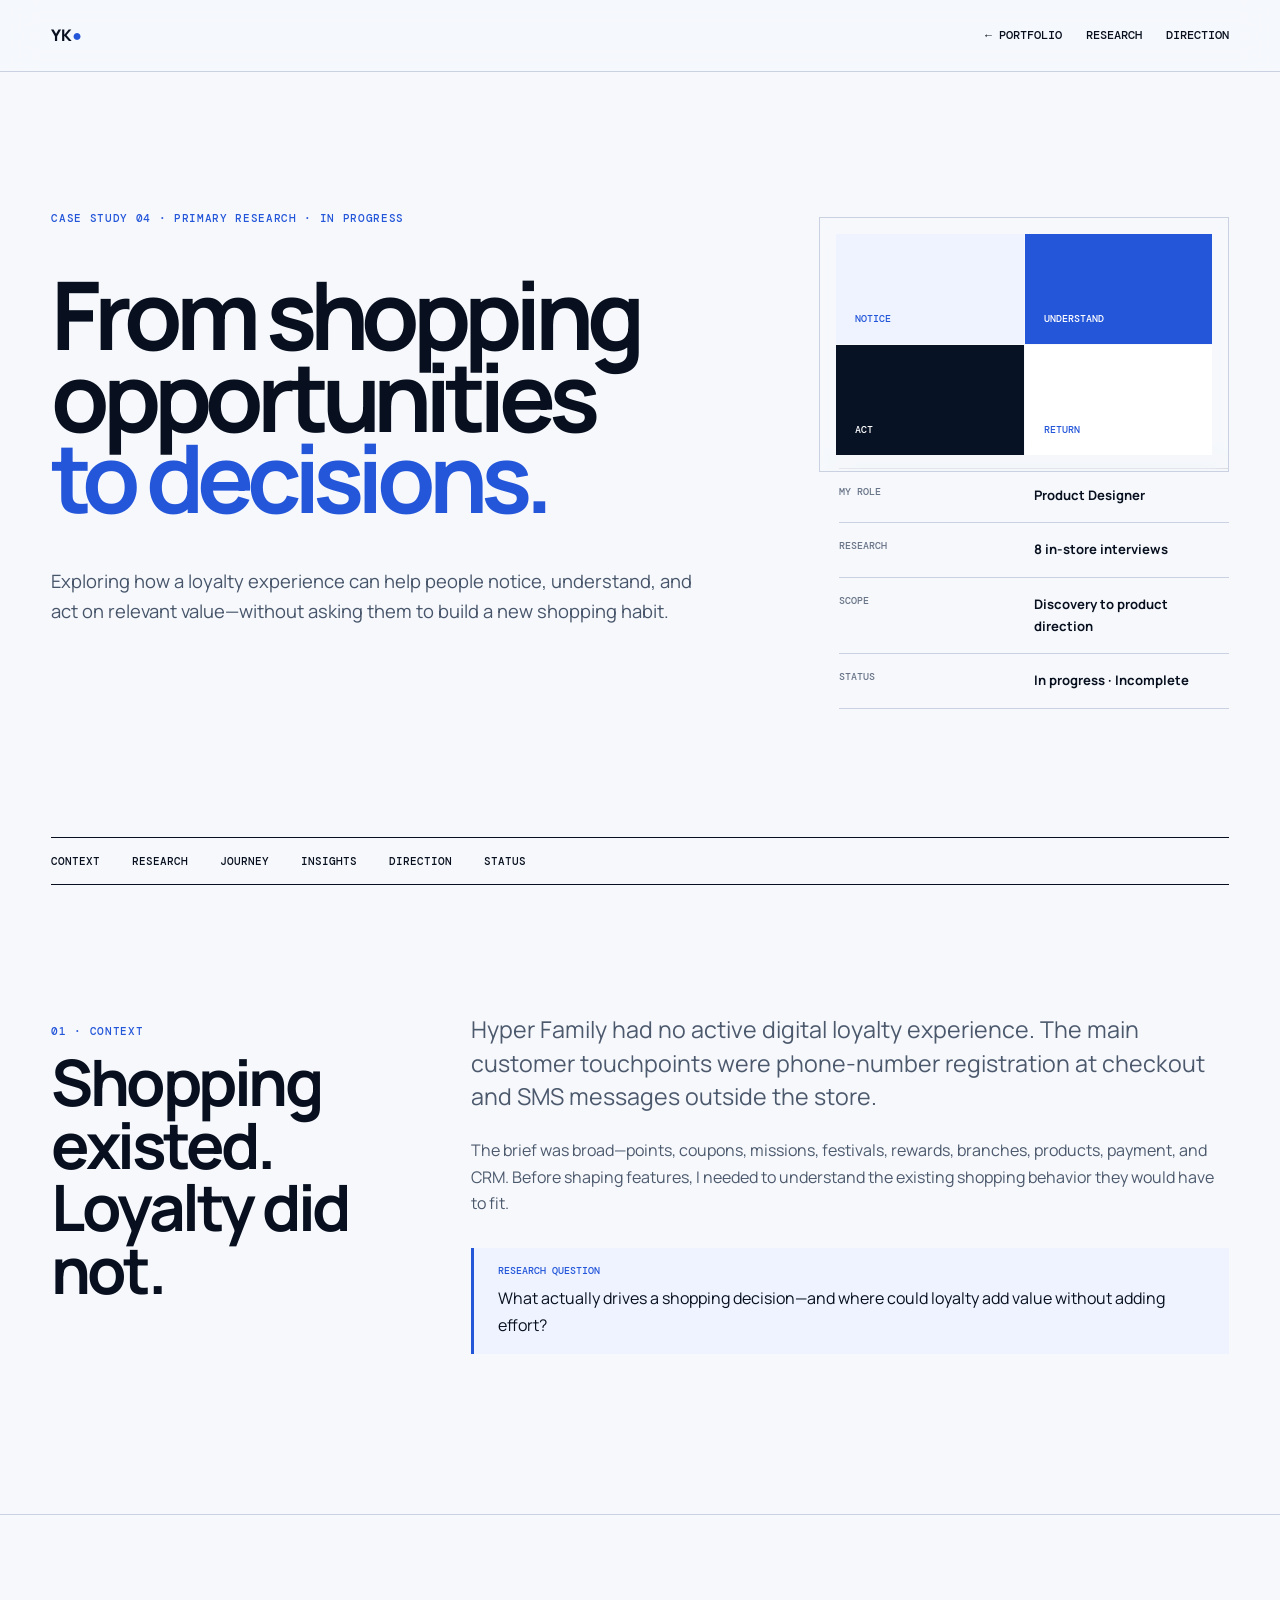
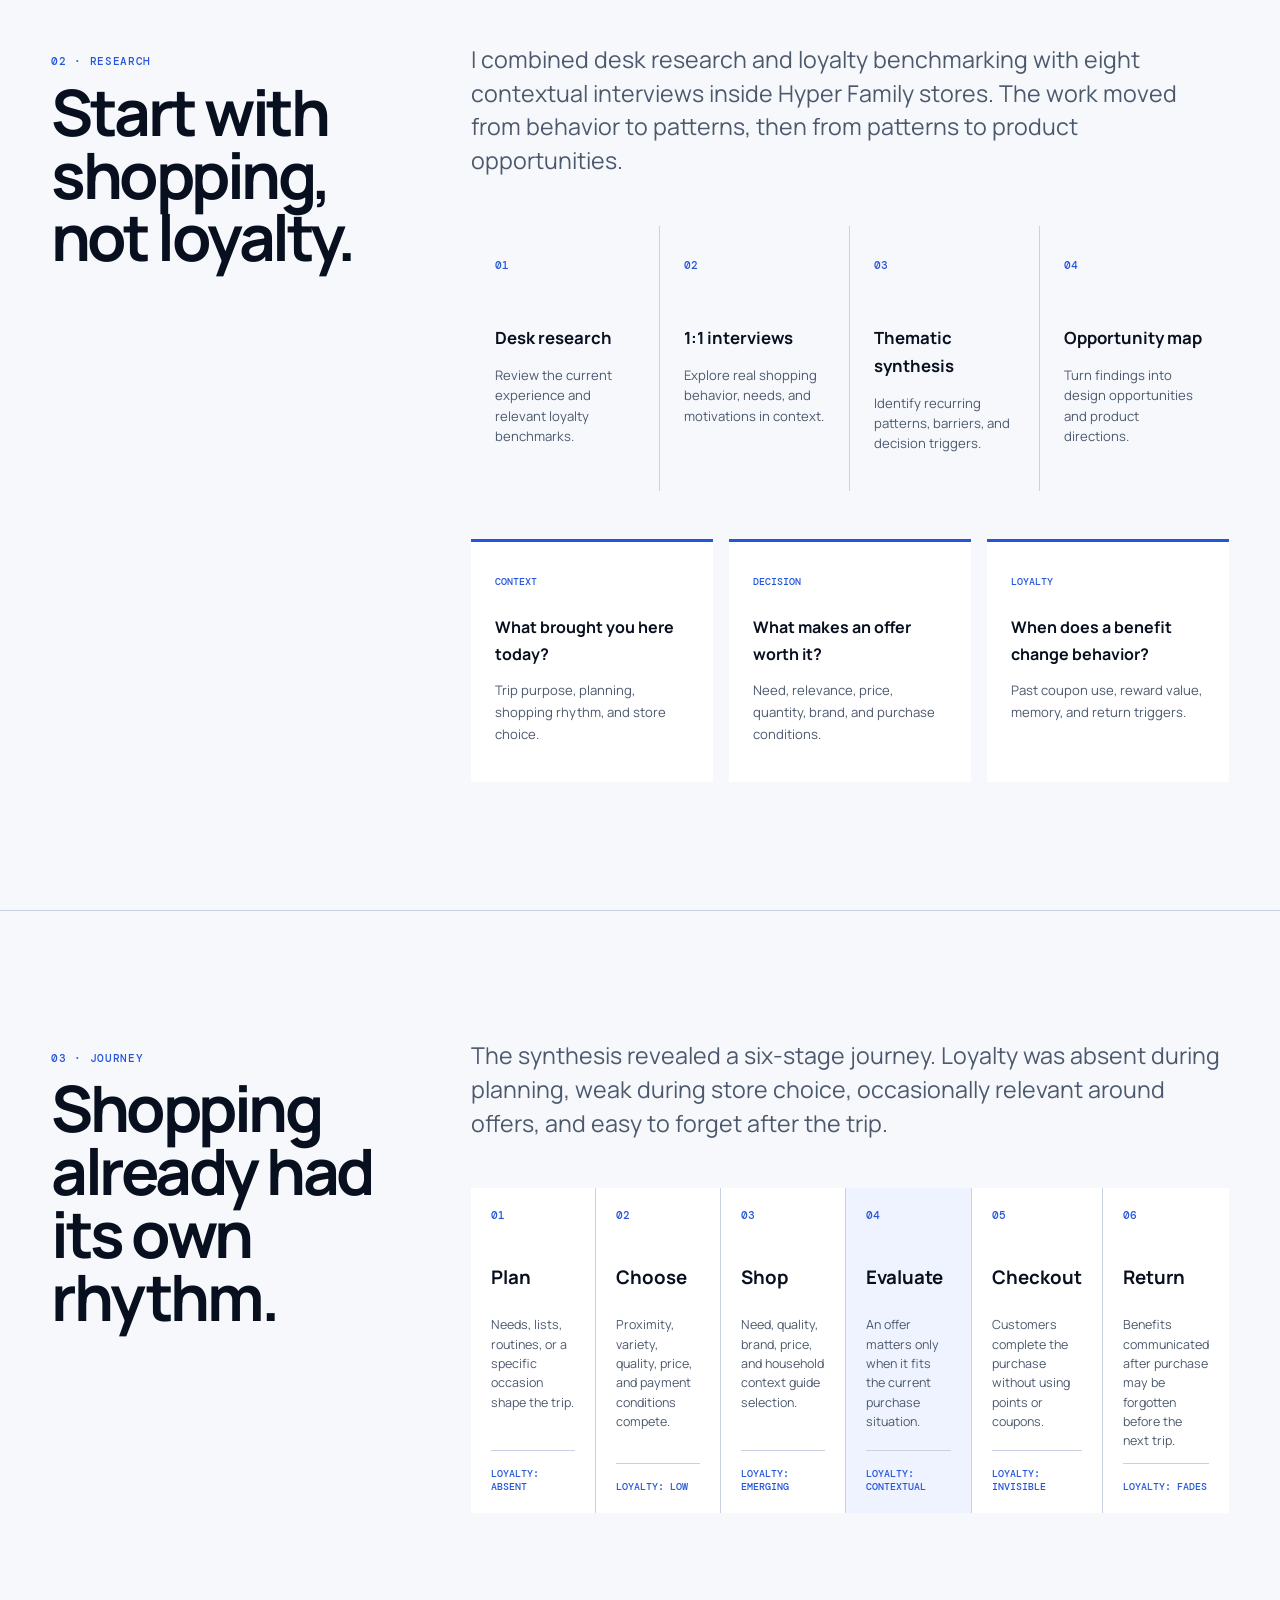
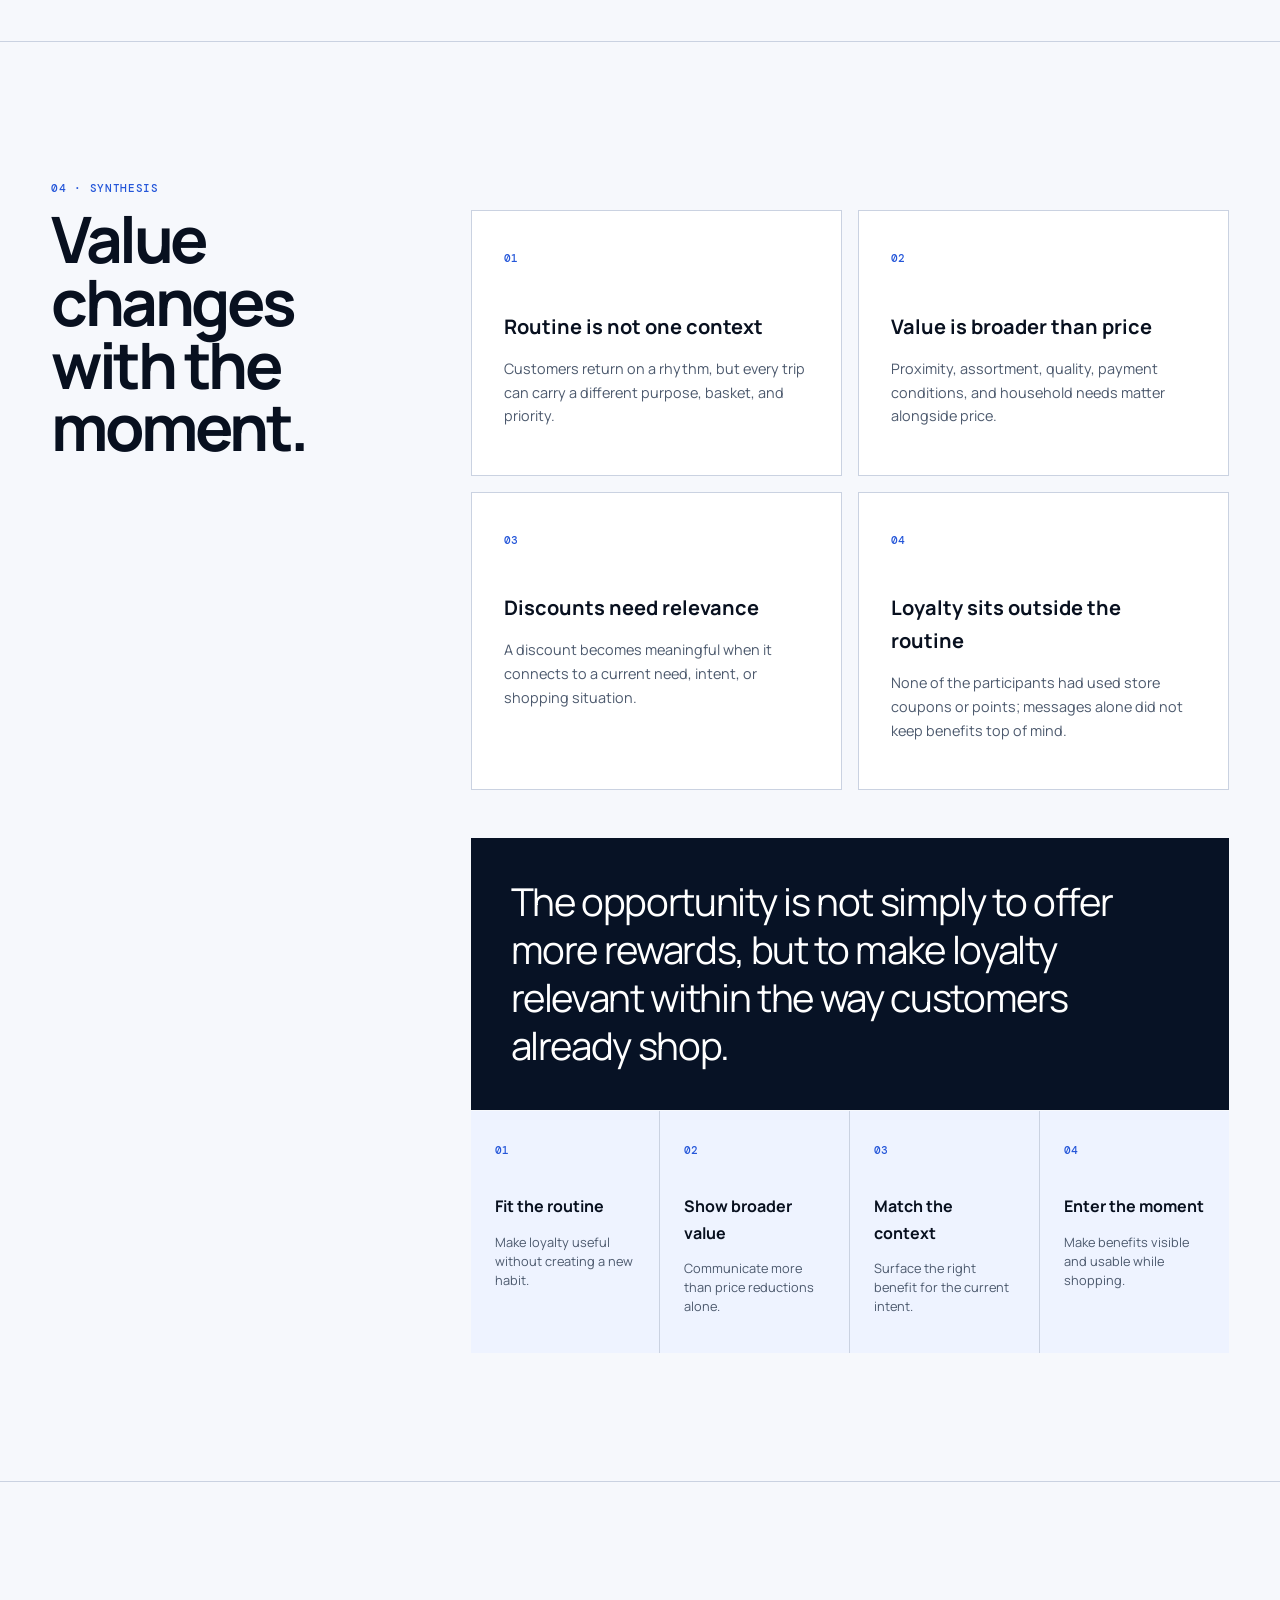
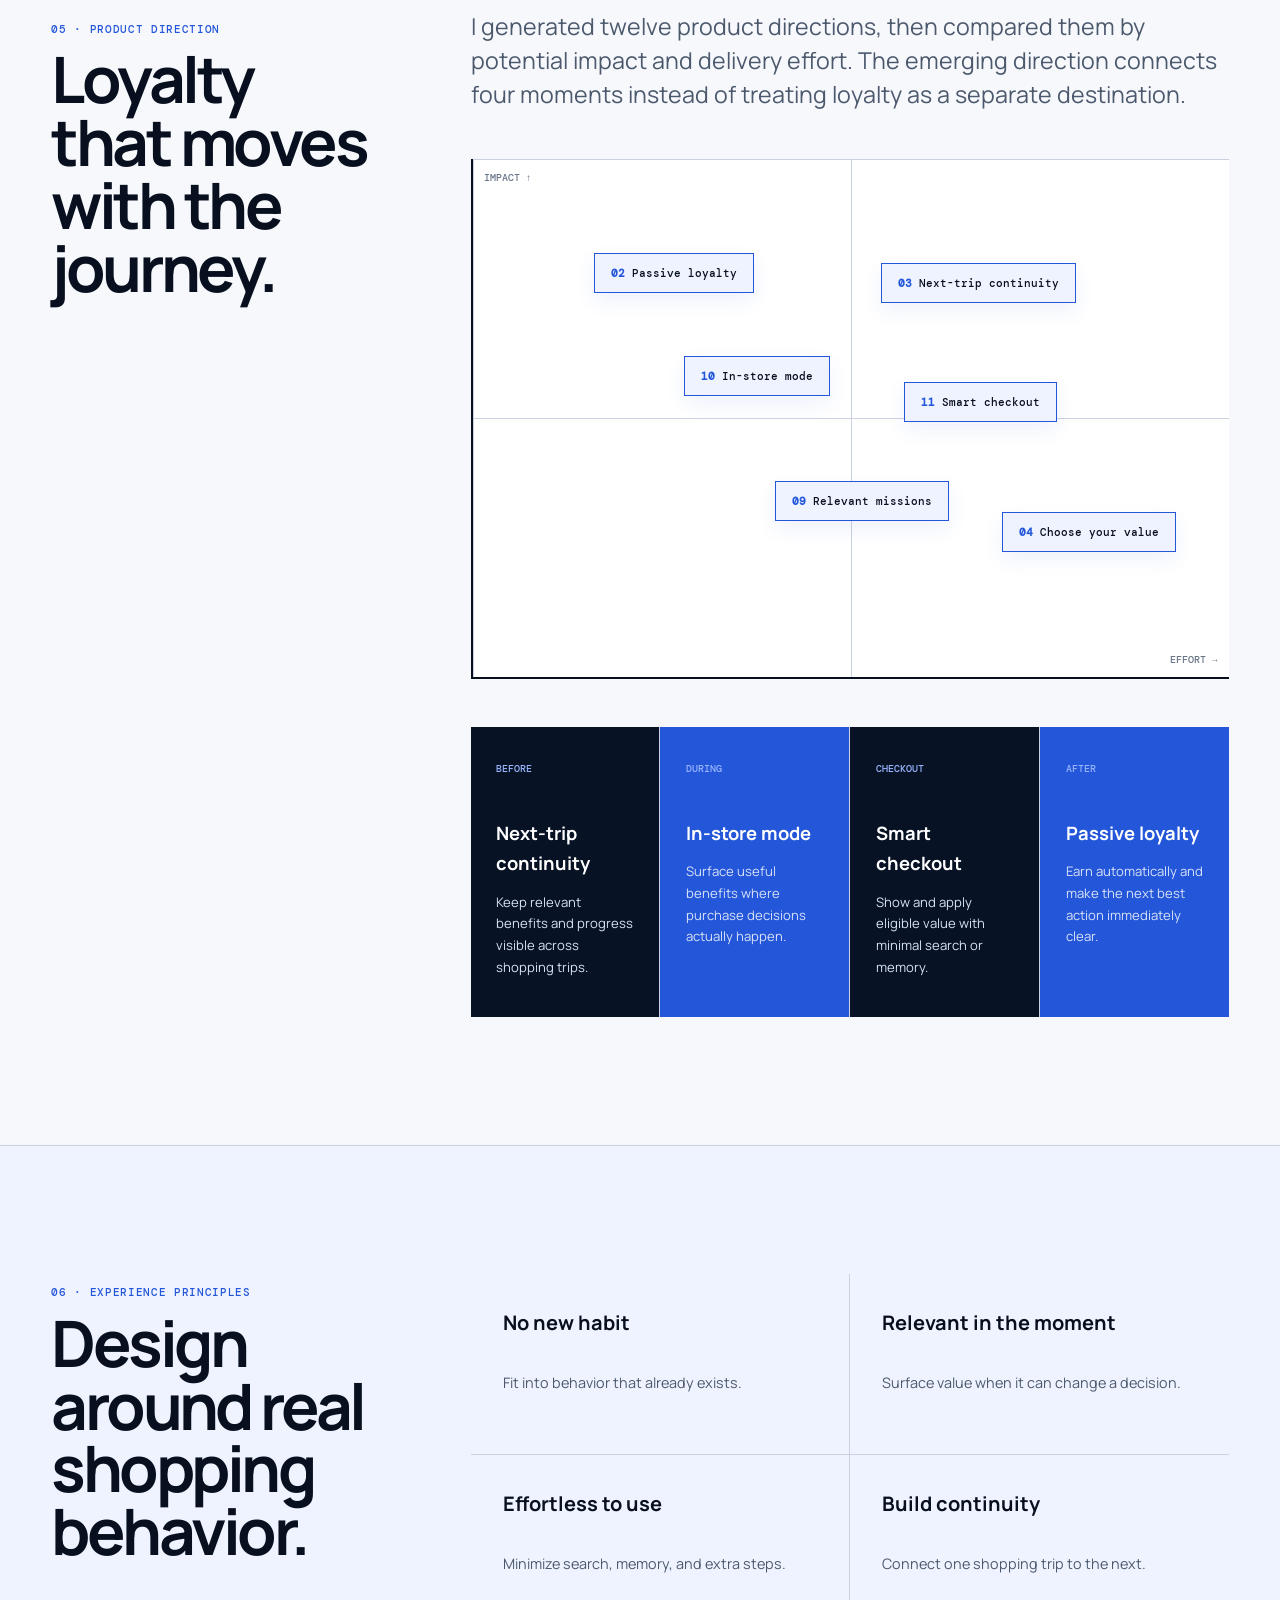
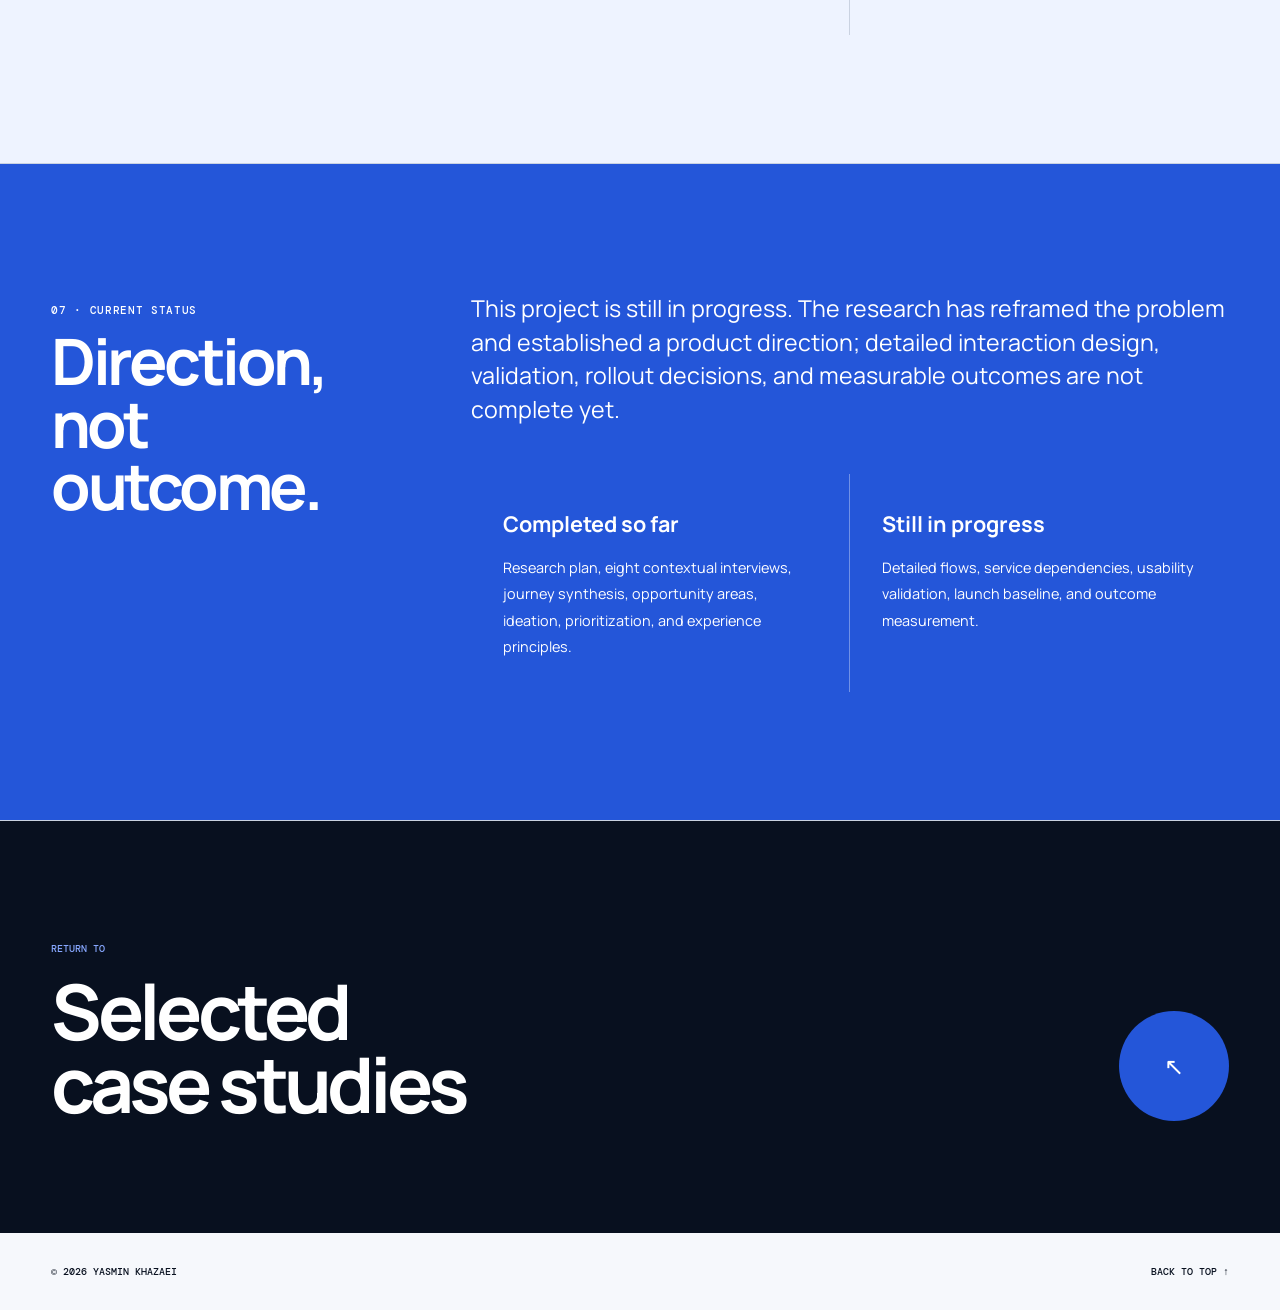
<file: case-studies/hyper-family/index.html>
<!doctype html>
<html lang="en">
<head>
  <!-- Google tag (gtag.js) -->
  <script async src="https://www.googletagmanager.com/gtag/js?id=G-P5SBZ5N0RN"></script>
  <script>window.dataLayer=window.dataLayer||[];function gtag(){dataLayer.push(arguments)}gtag("js",new Date());gtag("config","G-P5SBZ5N0RN");</script>
  <meta charset="utf-8">
  <meta name="viewport" content="width=device-width,initial-scale=1">
  <meta name="description" content="An in-progress primary research case study exploring how Hyper Family loyalty can fit the way people already shop.">
  <meta name="robots" content="index, follow, max-image-preview:large">
  <link rel="canonical" href="https://yasiikhazaei.com/case-studies/hyper-family/">
  <meta property="og:type" content="article">
  <meta property="og:site_name" content="Yasmin Khazaei — Product Designer">
  <meta property="og:title" content="Hyper Family Loyalty Research — Yasmin Khazaei">
  <meta property="og:description" content="From shopping opportunities to purchase decisions: research for an in-progress loyalty experience.">
  <meta property="og:url" content="https://yasiikhazaei.com/case-studies/hyper-family/">
  <meta name="twitter:card" content="summary">
  <title>Hyper Family Loyalty Research — Yasmin Khazaei</title>
  <link rel="stylesheet" href="../../case.css">
  <link rel="stylesheet" href="../../case-motion.css">
  <link rel="stylesheet" href="../../case-evidence.css">
  <link rel="stylesheet" href="../../case-hyper.css">
  <link rel="preconnect" href="https://fonts.googleapis.com">
  <link rel="preconnect" href="https://fonts.gstatic.com" crossorigin>
  <link href="https://fonts.googleapis.com/css2?family=DM+Mono:wght@400;500&family=Manrope:wght@400;500;600;700;800&display=swap" rel="stylesheet">
  <style>:root{--accent:#2456d9;--soft:#eef3ff}</style>
</head>
<body>
  <header class="top">
    <a href="../../">YK<span style="color:var(--accent)">●</span></a>
    <nav><a href="../../">← Portfolio</a><a href="#research">Research</a><a href="#direction">Direction</a></nav>
  </header>

  <main>
    <section class="hero hyper-hero">
      <div>
        <p class="kicker">Case study 04 · Primary research · In progress</p>
        <h1>From shopping<br>opportunities<br><em>to decisions.</em></h1>
        <p class="summary">Exploring how a loyalty experience can help people notice, understand, and act on relevant value—without asking them to build a new shopping habit.</p>
      </div>
      <div class="hero-side">
        <div class="meta"><small>My role</small><b>Product Designer</b></div>
        <div class="meta"><small>Research</small><b>8 in-store interviews</b></div>
        <div class="meta"><small>Scope</small><b>Discovery to product direction</b></div>
        <div class="meta"><small>Status</small><b>In progress · Incomplete</b></div>
      </div>
      <div class="hyper-signal" aria-hidden="true">
        <span>NOTICE</span><span>UNDERSTAND</span><span>ACT</span><span>RETURN</span>
      </div>
    </section>

    <nav class="toc">
      <a href="#context">Context</a><a href="#research">Research</a><a href="#journey">Journey</a><a href="#insights">Insights</a><a href="#direction">Direction</a><a href="#status">Status</a>
    </nav>

    <section class="chapter" id="context">
      <div><p class="label">01 · Context</p><h2>Shopping existed. Loyalty did not.</h2></div>
      <div class="chapter-body">
        <p>Hyper Family had no active digital loyalty experience. The main customer touchpoints were phone-number registration at checkout and SMS messages outside the store.</p>
        <p>The brief was broad—points, coupons, missions, festivals, rewards, branches, products, payment, and CRM. Before shaping features, I needed to understand the existing shopping behavior they would have to fit.</p>
        <div class="note"><strong>Research question</strong>What actually drives a shopping decision—and where could loyalty add value without adding effort?</div>
      </div>
    </section>

    <section class="chapter" id="research">
      <div><p class="label">02 · Research</p><h2>Start with shopping, not loyalty.</h2></div>
      <div class="chapter-body">
        <p>I combined desk research and loyalty benchmarking with eight contextual interviews inside Hyper Family stores. The work moved from behavior to patterns, then from patterns to product opportunities.</p>
        <div class="research-rail" aria-label="Four-stage research plan">
          <div><b>01</b><h3>Desk research</h3><p>Review the current experience and relevant loyalty benchmarks.</p></div>
          <div><b>02</b><h3>1:1 interviews</h3><p>Explore real shopping behavior, needs, and motivations in context.</p></div>
          <div><b>03</b><h3>Thematic synthesis</h3><p>Identify recurring patterns, barriers, and decision triggers.</p></div>
          <div><b>04</b><h3>Opportunity map</h3><p>Turn findings into design opportunities and product directions.</p></div>
        </div>
        <div class="question-clusters">
          <article><small>CONTEXT</small><h3>What brought you here today?</h3><p>Trip purpose, planning, shopping rhythm, and store choice.</p></article>
          <article><small>DECISION</small><h3>What makes an offer worth it?</h3><p>Need, relevance, price, quantity, brand, and purchase conditions.</p></article>
          <article><small>LOYALTY</small><h3>When does a benefit change behavior?</h3><p>Past coupon use, reward value, memory, and return triggers.</p></article>
        </div>
      </div>
    </section>

    <section class="chapter" id="journey">
      <div><p class="label">03 · Journey</p><h2>Shopping already had its own rhythm.</h2></div>
      <div class="chapter-body">
        <p>The synthesis revealed a six-stage journey. Loyalty was absent during planning, weak during store choice, occasionally relevant around offers, and easy to forget after the trip.</p>
        <div class="journey-track">
          <article><b>01</b><h3>Plan</h3><p>Needs, lists, routines, or a specific occasion shape the trip.</p><small>LOYALTY: ABSENT</small></article>
          <article><b>02</b><h3>Choose</h3><p>Proximity, variety, quality, price, and payment conditions compete.</p><small>LOYALTY: LOW</small></article>
          <article><b>03</b><h3>Shop</h3><p>Need, quality, brand, price, and household context guide selection.</p><small>LOYALTY: EMERGING</small></article>
          <article><b>04</b><h3>Evaluate</h3><p>An offer matters only when it fits the current purchase situation.</p><small>LOYALTY: CONTEXTUAL</small></article>
          <article><b>05</b><h3>Checkout</h3><p>Customers complete the purchase without using points or coupons.</p><small>LOYALTY: INVISIBLE</small></article>
          <article><b>06</b><h3>Return</h3><p>Benefits communicated after purchase may be forgotten before the next trip.</p><small>LOYALTY: FADES</small></article>
        </div>
      </div>
    </section>

    <section class="chapter" id="insights">
      <div><p class="label">04 · Synthesis</p><h2>Value changes with the moment.</h2></div>
      <div class="chapter-body">
        <div class="insights hyper-insights">
          <div class="insight"><b>01</b><h3>Routine is not one context</h3><p>Customers return on a rhythm, but every trip can carry a different purpose, basket, and priority.</p></div>
          <div class="insight"><b>02</b><h3>Value is broader than price</h3><p>Proximity, assortment, quality, payment conditions, and household needs matter alongside price.</p></div>
          <div class="insight"><b>03</b><h3>Discounts need relevance</h3><p>A discount becomes meaningful when it connects to a current need, intent, or shopping situation.</p></div>
          <div class="insight"><b>04</b><h3>Loyalty sits outside the routine</h3><p>None of the participants had used store coupons or points; messages alone did not keep benefits top of mind.</p></div>
        </div>
        <blockquote class="key-takeaway">The opportunity is not simply to offer more rewards, but to make loyalty relevant within the way customers already shop.</blockquote>
        <div class="opportunity-grid">
          <article><b>01</b><h3>Fit the routine</h3><p>Make loyalty useful without creating a new habit.</p></article>
          <article><b>02</b><h3>Show broader value</h3><p>Communicate more than price reductions alone.</p></article>
          <article><b>03</b><h3>Match the context</h3><p>Surface the right benefit for the current intent.</p></article>
          <article><b>04</b><h3>Enter the moment</h3><p>Make benefits visible and usable while shopping.</p></article>
        </div>
      </div>
    </section>

    <section class="chapter" id="direction">
      <div><p class="label">05 · Product direction</p><h2>Loyalty that moves with the journey.</h2></div>
      <div class="chapter-body">
        <p>I generated twelve product directions, then compared them by potential impact and delivery effort. The emerging direction connects four moments instead of treating loyalty as a separate destination.</p>
        <div class="priority-map" aria-label="Impact and effort prioritization">
          <span class="axis-y">IMPACT ↑</span><span class="axis-x">EFFORT →</span>
          <div class="idea passive"><b>02</b>Passive loyalty</div>
          <div class="idea store"><b>10</b>In-store mode</div>
          <div class="idea continuity"><b>03</b>Next-trip continuity</div>
          <div class="idea checkout"><b>11</b>Smart checkout</div>
          <div class="idea relevant"><b>09</b>Relevant missions</div>
          <div class="idea flexible"><b>04</b>Choose your value</div>
        </div>
        <div class="direction-flow">
          <article><small>BEFORE</small><h3>Next-trip continuity</h3><p>Keep relevant benefits and progress visible across shopping trips.</p></article>
          <article><small>DURING</small><h3>In-store mode</h3><p>Surface useful benefits where purchase decisions actually happen.</p></article>
          <article><small>CHECKOUT</small><h3>Smart checkout</h3><p>Show and apply eligible value with minimal search or memory.</p></article>
          <article><small>AFTER</small><h3>Passive loyalty</h3><p>Earn automatically and make the next best action immediately clear.</p></article>
        </div>
      </div>
    </section>

    <section class="chapter principles">
      <div><p class="label">06 · Experience principles</p><h2>Design around real shopping behavior.</h2></div>
      <div class="chapter-body">
        <div class="principle-list">
          <article><b>No new habit</b><p>Fit into behavior that already exists.</p></article>
          <article><b>Relevant in the moment</b><p>Surface value when it can change a decision.</p></article>
          <article><b>Effortless to use</b><p>Minimize search, memory, and extra steps.</p></article>
          <article><b>Build continuity</b><p>Connect one shopping trip to the next.</p></article>
        </div>
      </div>
    </section>

    <section class="chapter outcome" id="status">
      <div><p class="label">07 · Current status</p><h2>Direction, not outcome.</h2></div>
      <div class="chapter-body">
        <p>This project is still in progress. The research has reframed the problem and established a product direction; detailed interaction design, validation, rollout decisions, and measurable outcomes are not complete yet.</p>
        <div class="truth-grid">
          <div><b>Completed so far</b><span>Research plan, eight contextual interviews, journey synthesis, opportunity areas, ideation, prioritization, and experience principles.</span></div>
          <div><b>Still in progress</b><span>Detailed flows, service dependencies, usability validation, launch baseline, and outcome measurement.</span></div>
        </div>
      </div>
    </section>

    <section class="next"><div><small>RETURN TO</small><h2>Selected<br>case studies</h2></div><a href="../../#work" aria-label="Return to portfolio">↖</a></section>
  </main>
  <footer><span>© 2026 Yasmin Khazaei</span><a href="#">Back to top ↑</a></footer>
  <script src="../../case-motion.js"></script>
</body>
</html>
</file>
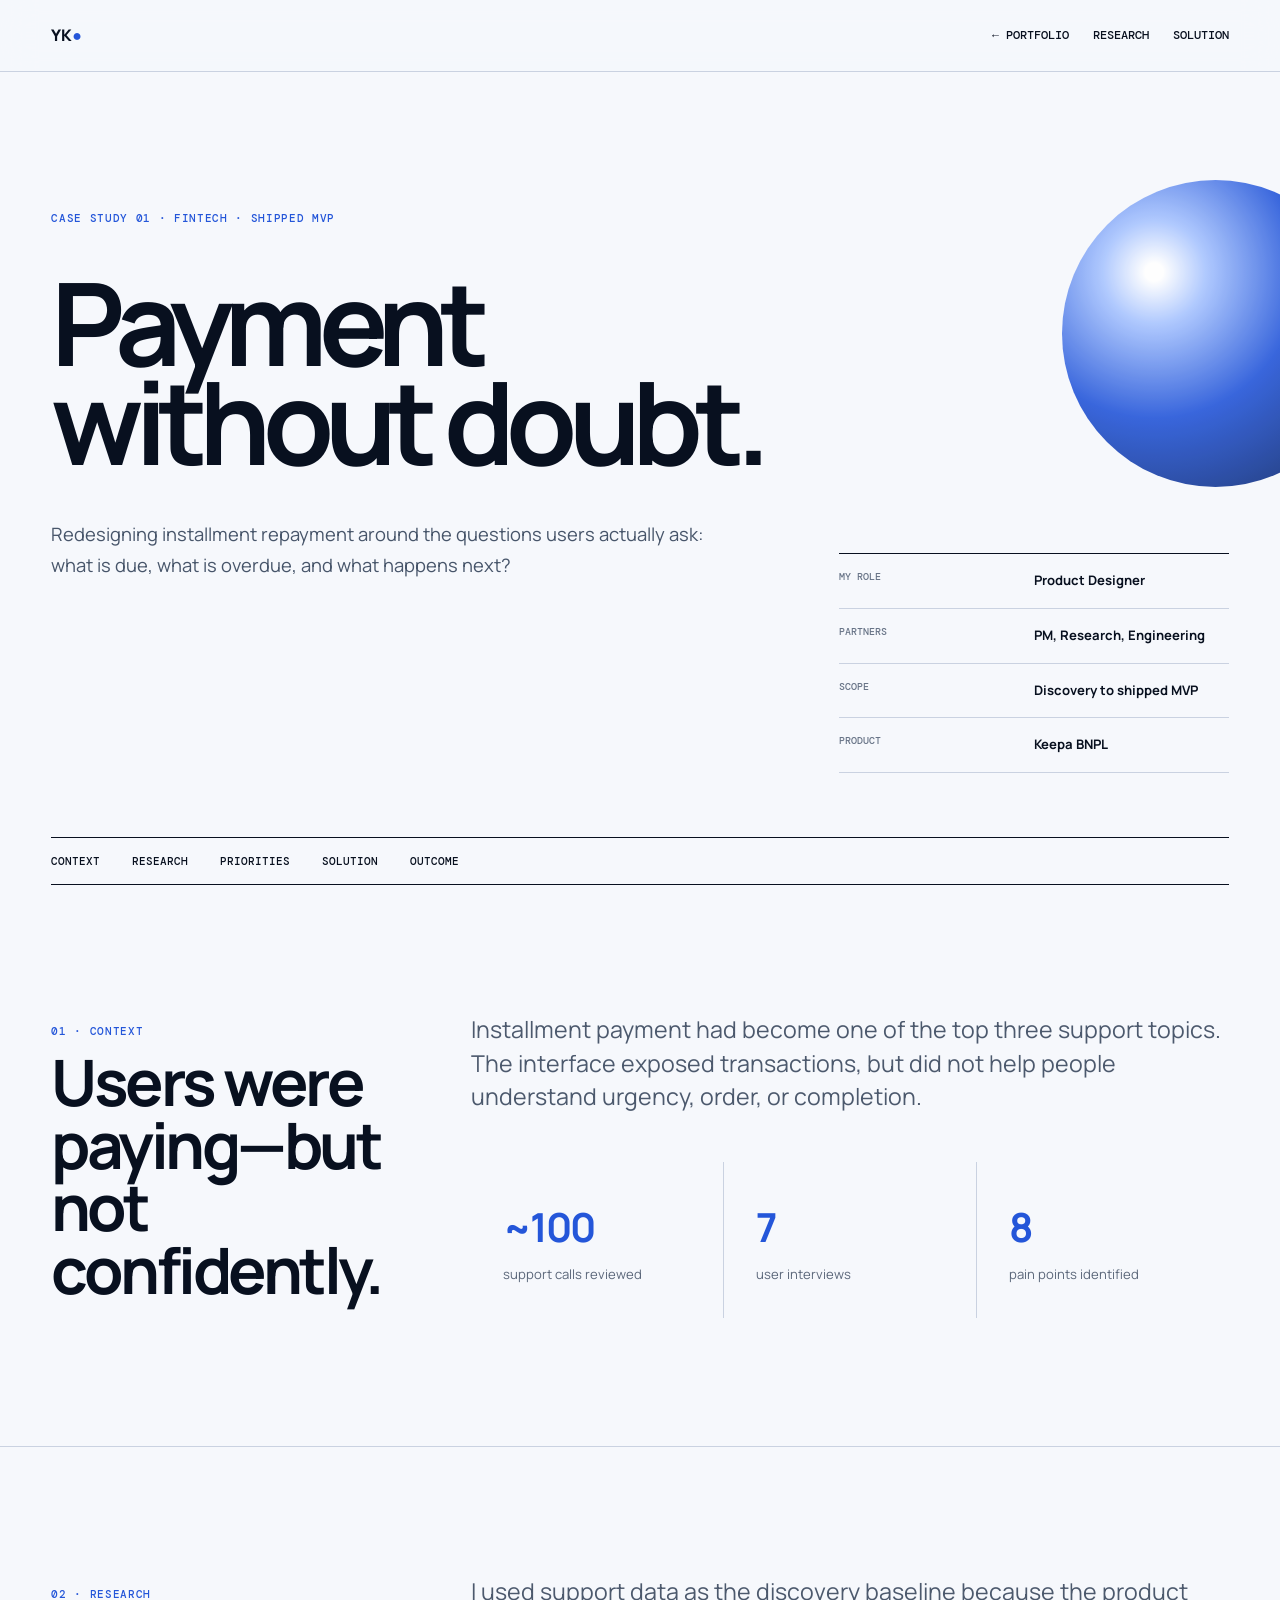
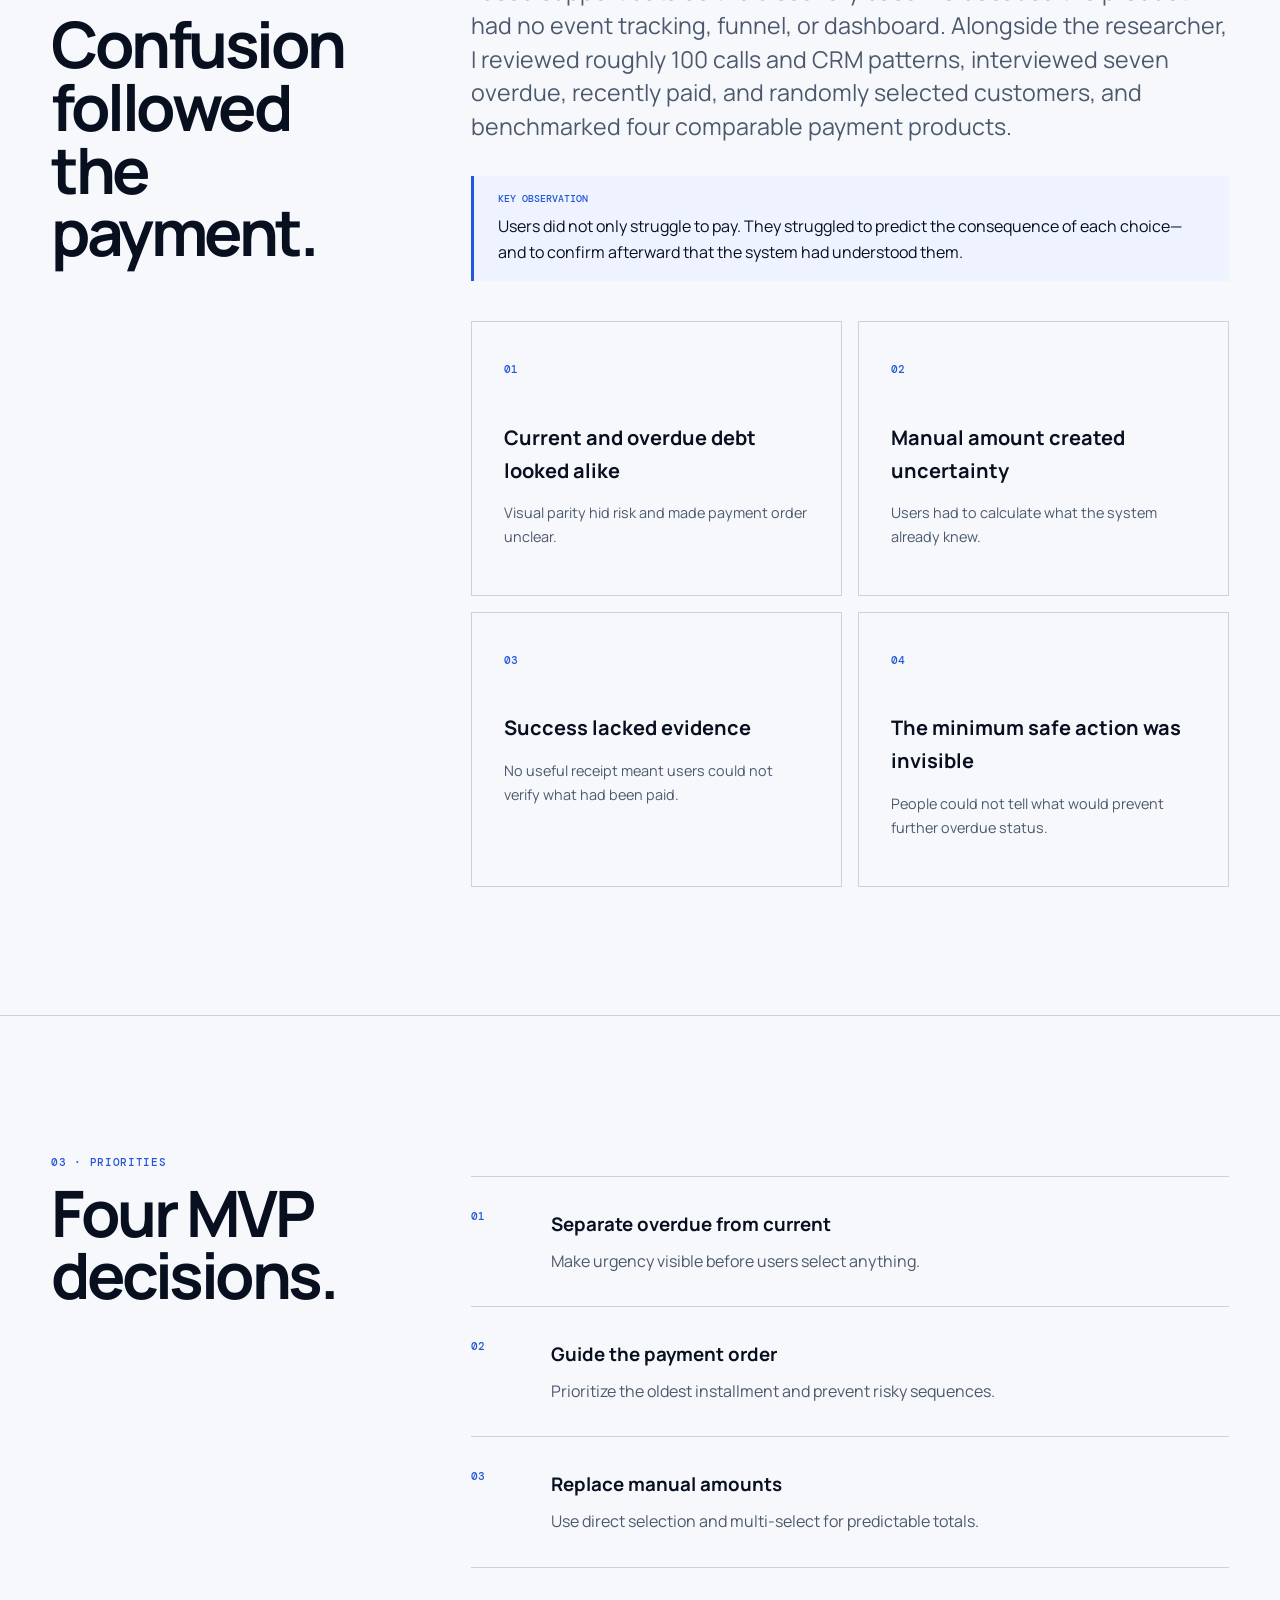
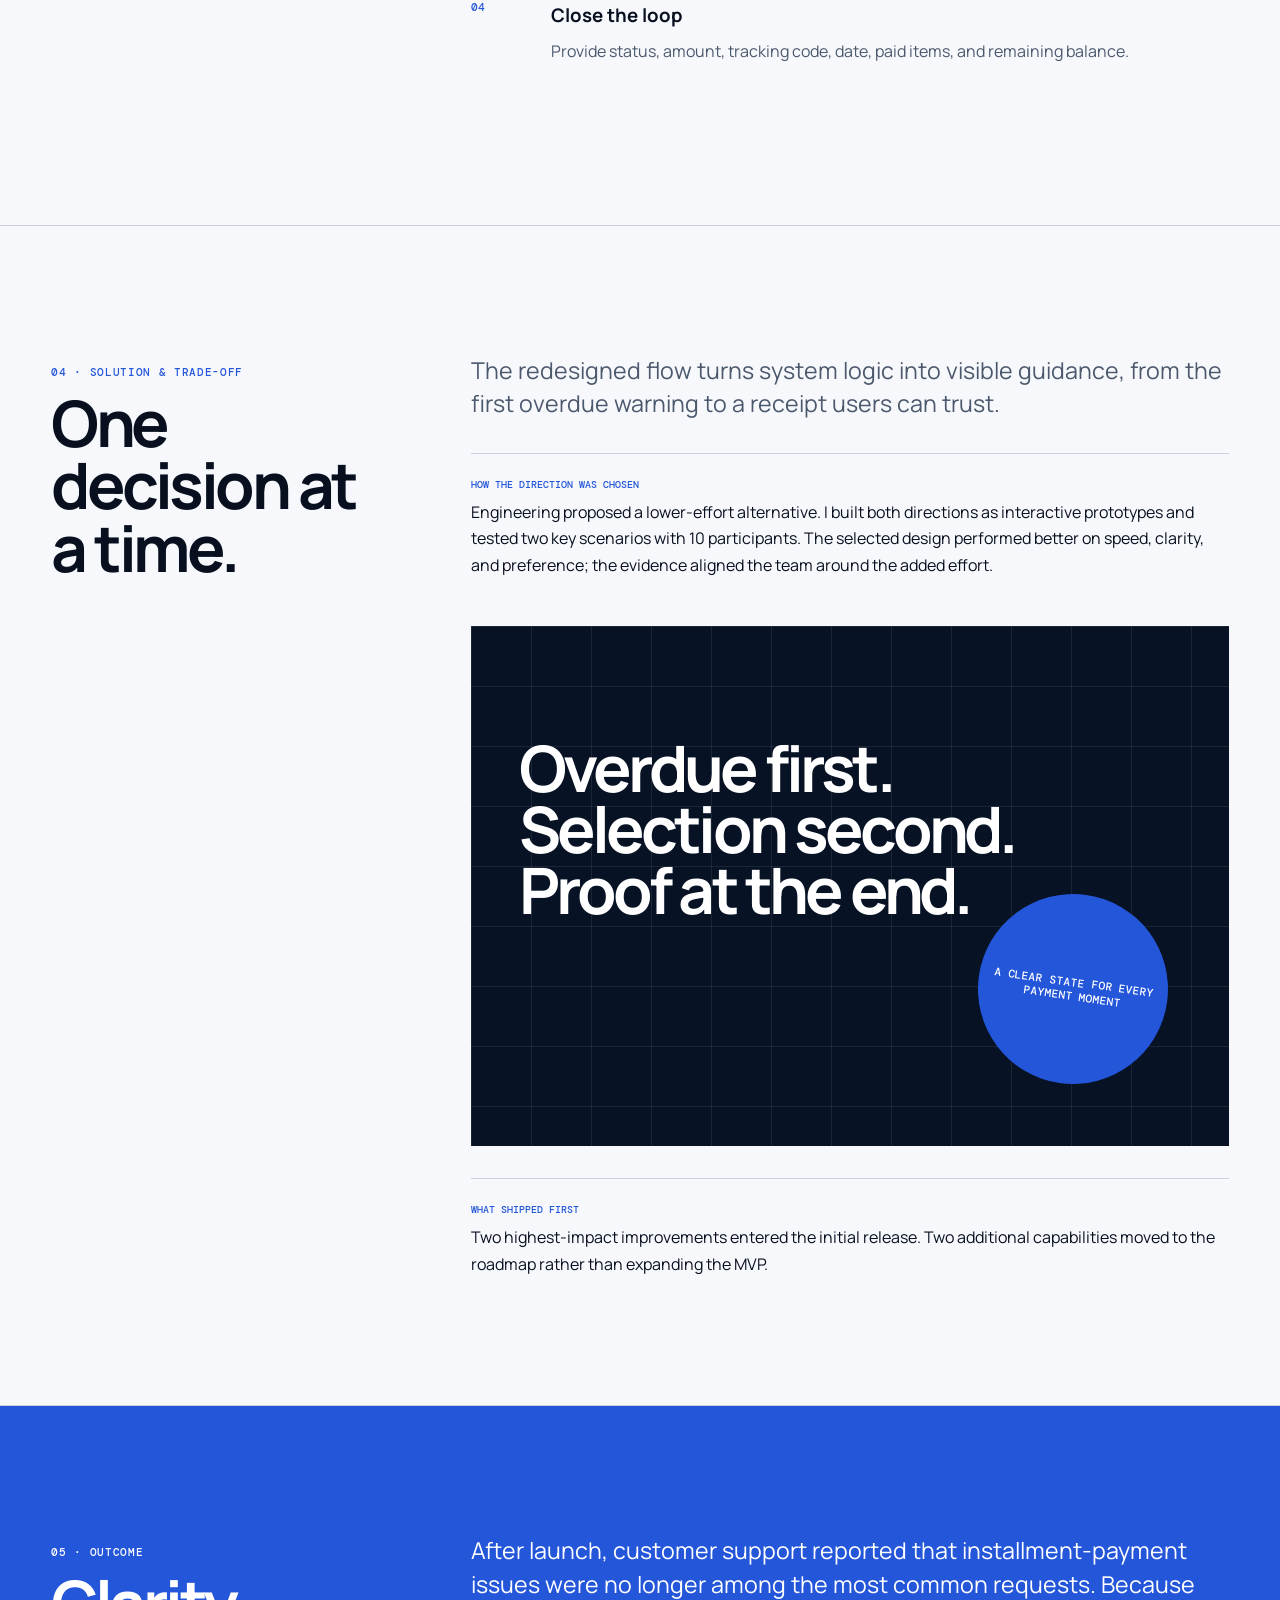
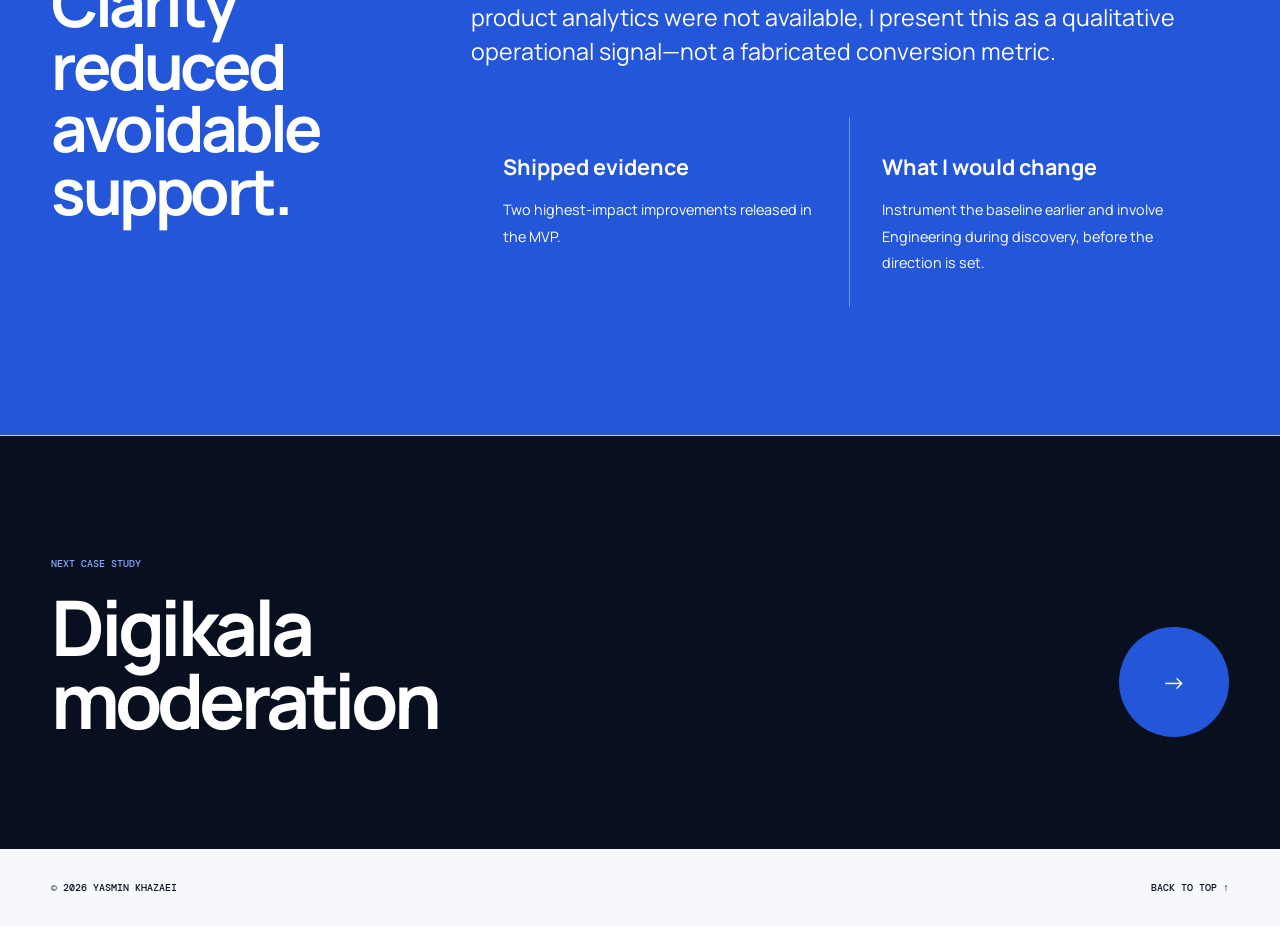
<file: case-studies/keepa/index.html>
<!doctype html><html lang="en"><head><!-- Google tag (gtag.js) --><script async src="https://www.googletagmanager.com/gtag/js?id=G-P5SBZ5N0RN"></script><script>window.dataLayer=window.dataLayer||[];function gtag(){dataLayer.push(arguments)}gtag("js",new Date());gtag("config","G-P5SBZ5N0RN");</script><meta charset="utf-8"><meta name="viewport" content="width=device-width,initial-scale=1"><meta name="description" content="A research-led product design case study on simplifying installment payments at Keepa, from support evidence and interviews to a shipped MVP."><meta name="robots" content="index, follow, max-image-preview:large"><link rel="canonical" href="https://yasiikhazaei.com/case-studies/keepa/"><meta property="og:type" content="article"><meta property="og:site_name" content="Yasmin Khazaei — Product Designer"><meta property="og:title" content="Keepa Payment Redesign — Yasmin Khazaei"><meta property="og:description" content="A research-led product design case study on simplifying installment payments at Keepa, from support evidence and interviews to a shipped MVP."><meta property="og:url" content="https://yasiikhazaei.com/case-studies/keepa/"><meta name="twitter:card" content="summary"><title>Keepa Payment Redesign — Yasmin Khazaei</title><link rel="stylesheet" href="../../case.css"><link rel="stylesheet" href="../../case-motion.css"><link rel="preconnect" href="https://fonts.googleapis.com"><link rel="preconnect" href="https://fonts.gstatic.com" crossorigin><link href="https://fonts.googleapis.com/css2?family=DM+Mono:wght@400;500&family=Manrope:wght@400;500;600;700;800&display=swap" rel="stylesheet"><style>:root{--accent:#2456d9;--soft:#eef3ff}</style></head><body>
<link rel="stylesheet" href="../../case-evidence.css"><header class="top"><a href="../../">YK<span style="color:var(--accent)">●</span></a><nav><a href="../../">← Portfolio</a><a href="#research">Research</a><a href="#solution">Solution</a></nav></header><main>
<section class="hero"><div><p class="kicker">Case study 01 · Fintech · Shipped MVP</p><h1>Payment<br>without doubt.</h1><p class="summary">Redesigning installment repayment around the questions users actually ask: what is due, what is overdue, and what happens next?</p></div><div class="hero-side"><div class="meta"><small>My role</small><b>Product Designer</b></div><div class="meta"><small>Partners</small><b>PM, Research, Engineering</b></div><div class="meta"><small>Scope</small><b>Discovery to shipped MVP</b></div><div class="meta"><small>Product</small><b>Keepa BNPL</b></div></div><div class="hero-mark"></div></section>
<nav class="toc"><a href="#context">Context</a><a href="#research">Research</a><a href="#insights">Priorities</a><a href="#solution">Solution</a><a href="#outcome">Outcome</a></nav>
<section class="chapter" id="context"><div><p class="label">01 · Context</p><h2>Users were paying—but not confidently.</h2></div><div class="chapter-body"><p>Installment payment had become one of the top three support topics. The interface exposed transactions, but did not help people understand urgency, order, or completion.</p><div class="stats"><div class="stat"><b>~100</b><span>support calls reviewed</span></div><div class="stat"><b>7</b><span>user interviews</span></div><div class="stat"><b>8</b><span>pain points identified</span></div></div></div></section>
<section class="chapter" id="research"><div><p class="label">02 · Research</p><h2>Confusion followed the payment.</h2></div><div class="chapter-body"><p>I used support data as the discovery baseline because the product had no event tracking, funnel, or dashboard. Alongside the researcher, I reviewed roughly 100 calls and CRM patterns, interviewed seven overdue, recently paid, and randomly selected customers, and benchmarked four comparable payment products.</p><div class="note"><strong>Key observation</strong>Users did not only struggle to pay. They struggled to predict the consequence of each choice—and to confirm afterward that the system had understood them.</div><div class="insights"><div class="insight"><b>01</b><h3>Current and overdue debt looked alike</h3><p>Visual parity hid risk and made payment order unclear.</p></div><div class="insight"><b>02</b><h3>Manual amount created uncertainty</h3><p>Users had to calculate what the system already knew.</p></div><div class="insight"><b>03</b><h3>Success lacked evidence</h3><p>No useful receipt meant users could not verify what had been paid.</p></div><div class="insight"><b>04</b><h3>The minimum safe action was invisible</h3><p>People could not tell what would prevent further overdue status.</p></div></div></div></section>
<section class="chapter" id="insights"><div><p class="label">03 · Priorities</p><h2>Four MVP decisions.</h2></div><div class="chapter-body"><div class="steps"><div class="step"><div><h3>Separate overdue from current</h3><p>Make urgency visible before users select anything.</p></div></div><div class="step"><div><h3>Guide the payment order</h3><p>Prioritize the oldest installment and prevent risky sequences.</p></div></div><div class="step"><div><h3>Replace manual amounts</h3><p>Use direct selection and multi-select for predictable totals.</p></div></div><div class="step"><div><h3>Close the loop</h3><p>Provide status, amount, tracking code, date, paid items, and remaining balance.</p></div></div></div></div></section>
<section class="chapter" id="solution"><div><p class="label">04 · Solution & trade-off</p><h2>One decision at a time.</h2></div><div class="chapter-body"><p>The redesigned flow turns system logic into visible guidance, from the first overdue warning to a receipt users can trust.</p><div class="decision-note"><strong>How the direction was chosen</strong>Engineering proposed a lower-effort alternative. I built both directions as interactive prototypes and tested two key scenarios with 10 participants. The selected design performed better on speed, clarity, and preference; the evidence aligned the team around the added effort.</div><div class="visual"><div class="grid"></div><h3>Overdue first.<br>Selection second.<br>Proof at the end.</h3><div class="pill">A CLEAR STATE FOR EVERY PAYMENT MOMENT</div></div><div class="decision-note"><strong>What shipped first</strong>Two highest-impact improvements entered the initial release. Two additional capabilities moved to the roadmap rather than expanding the MVP.</div></div></section>
<section class="chapter outcome" id="outcome"><div><p class="label">05 · Outcome</p><h2>Clarity reduced avoidable support.</h2></div><div class="chapter-body"><p>After launch, customer support reported that installment-payment issues were no longer among the most common requests. Because product analytics were not available, I present this as a qualitative operational signal—not a fabricated conversion metric.</p><div class="truth-grid"><div><b>Shipped evidence</b><span>Two highest-impact improvements released in the MVP.</span></div><div><b>What I would change</b><span>Instrument the baseline earlier and involve Engineering during discovery, before the direction is set.</span></div></div></div></section>
<section class="next"><div><small>NEXT CASE STUDY</small><h2>Digikala<br>moderation</h2></div><a href="../digikala/" aria-label="Next case study">→</a></section></main><footer><span>© 2026 Yasmin Khazaei</span><a href="#">Back to top ↑</a></footer><script src="../../case-motion.js"></script></body></html>
</file>
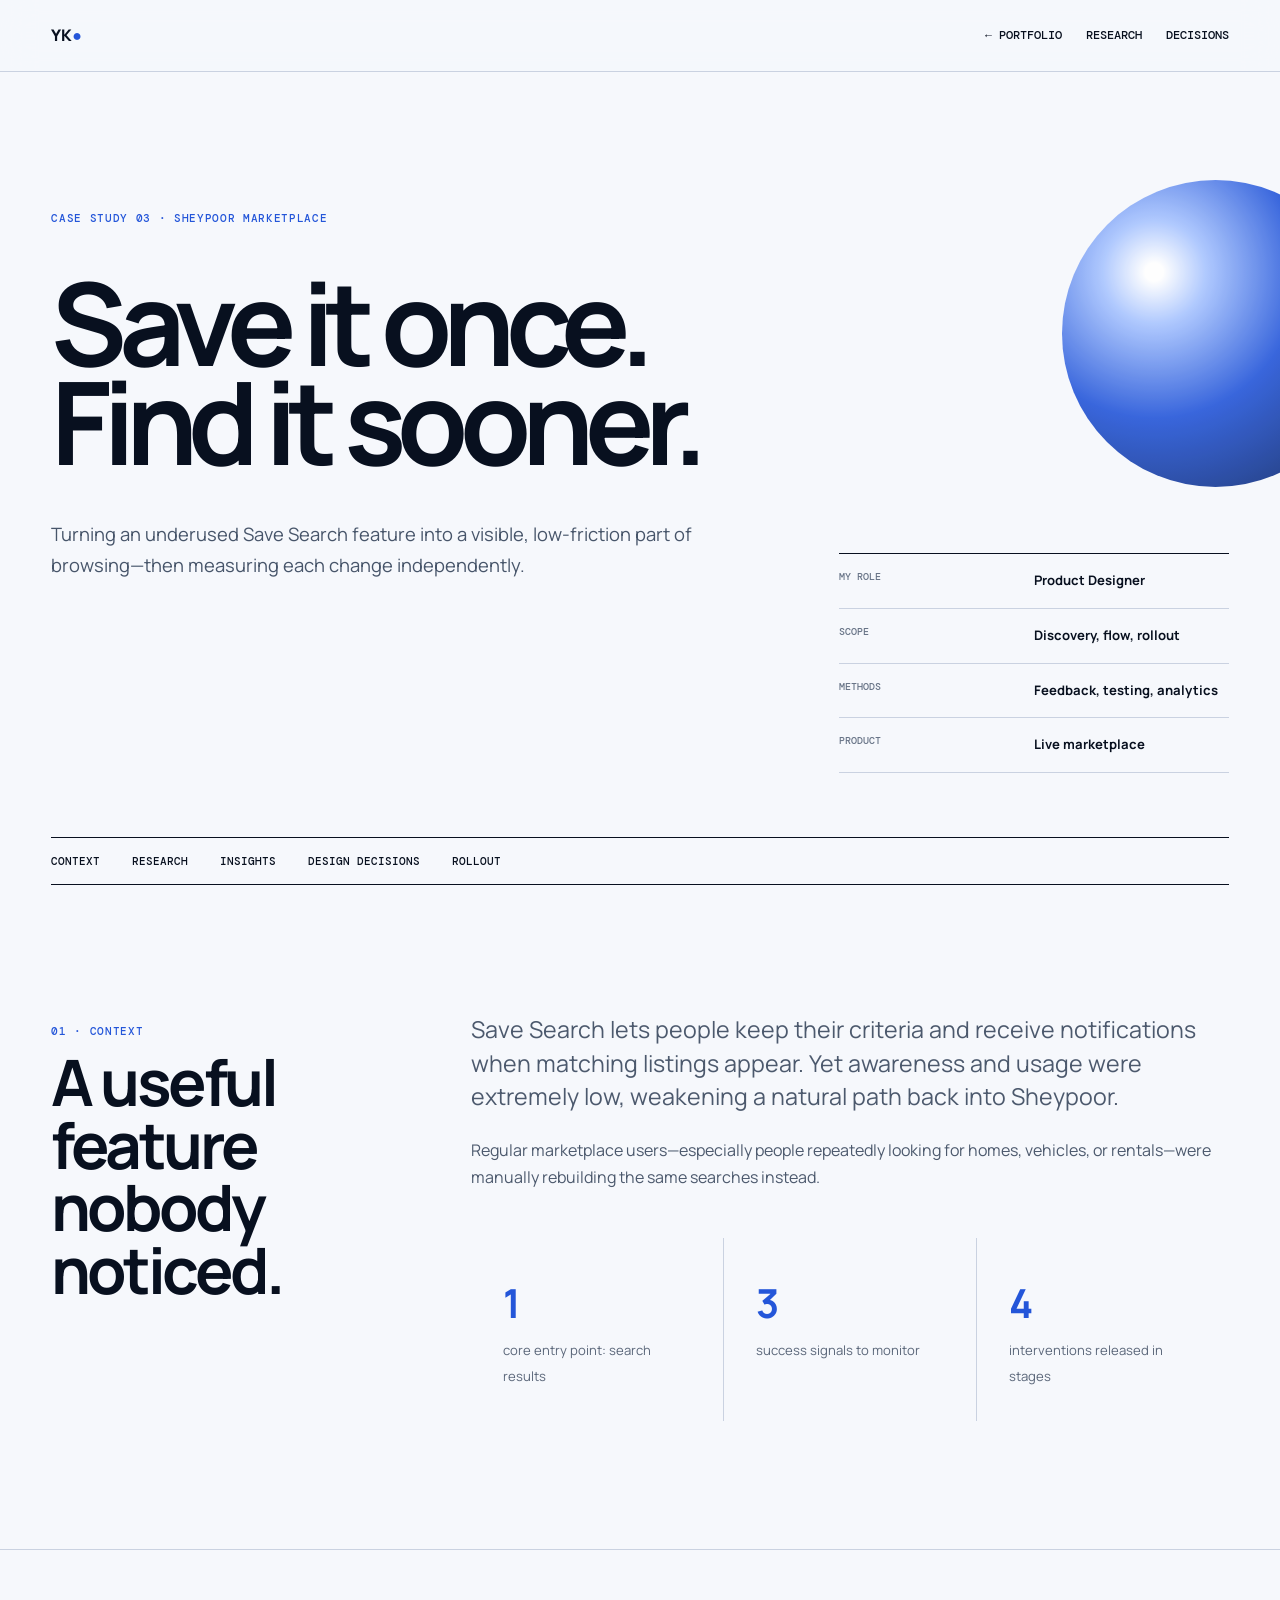
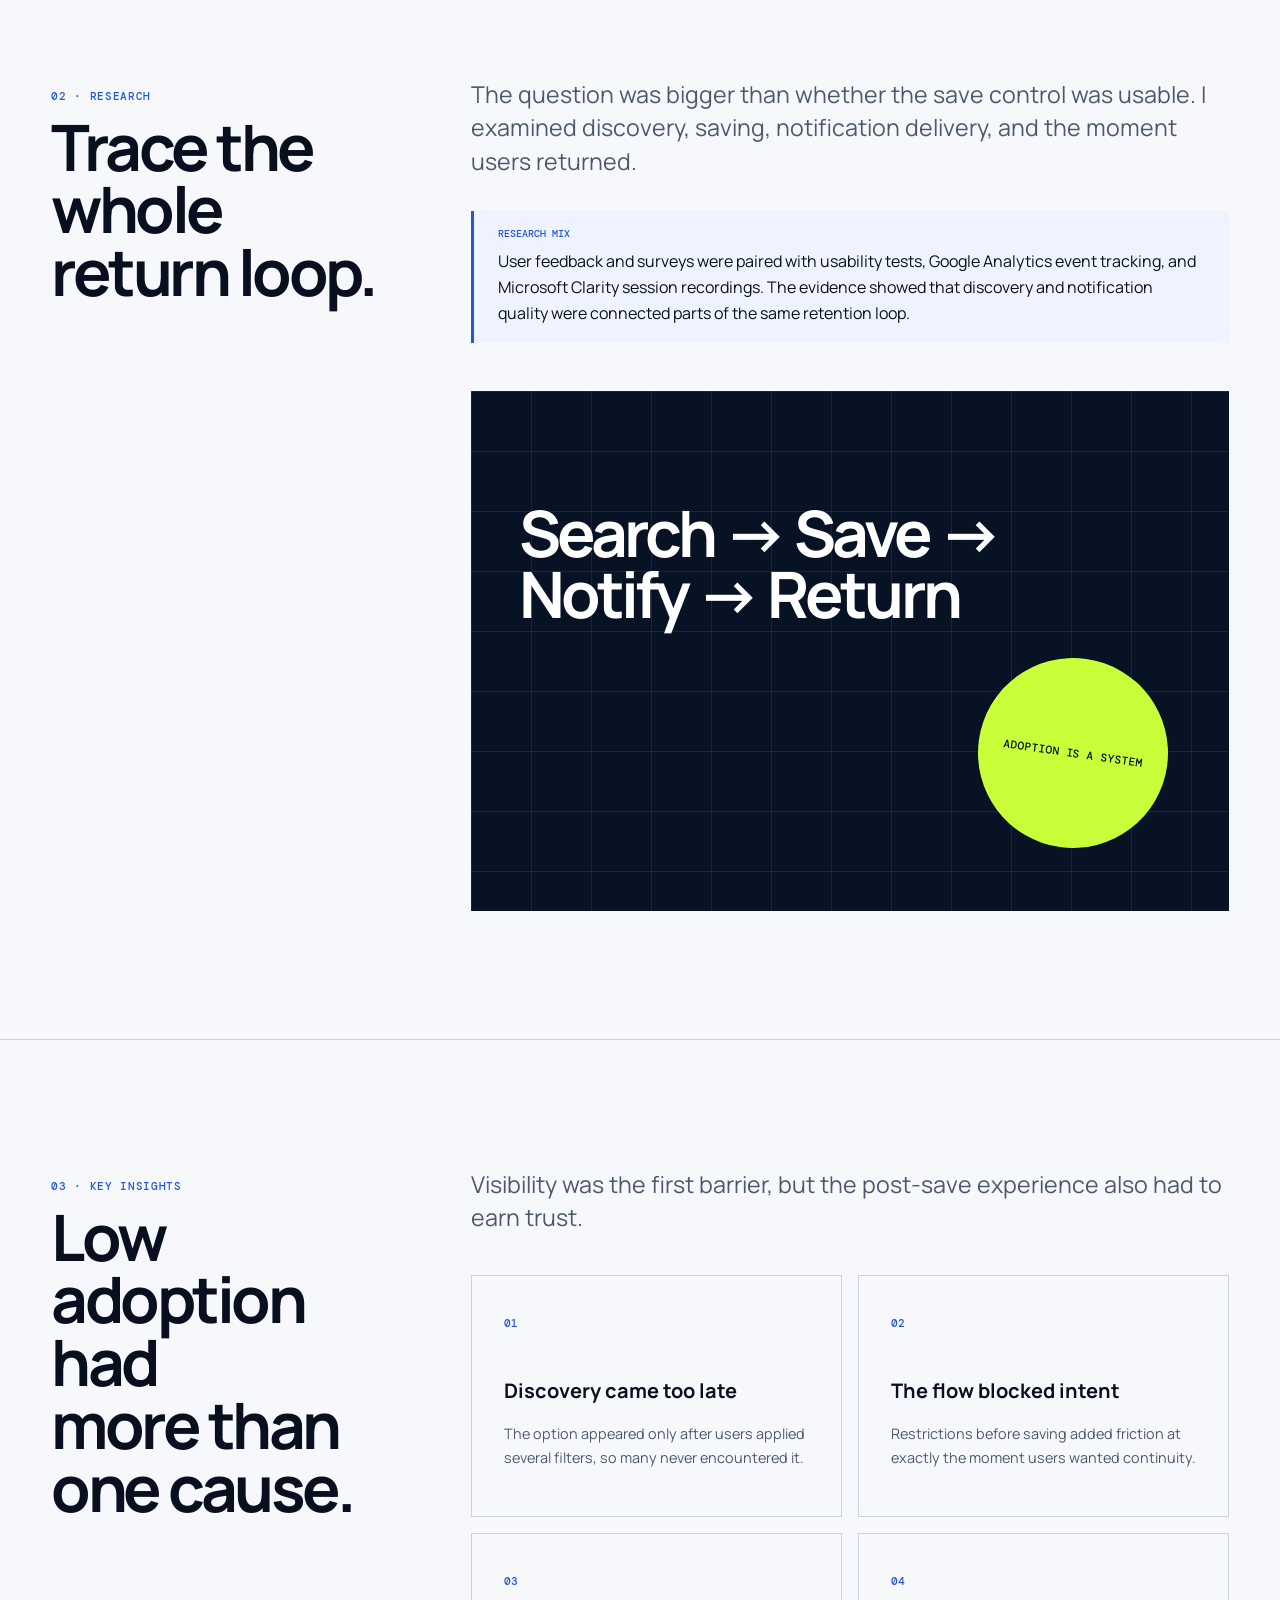
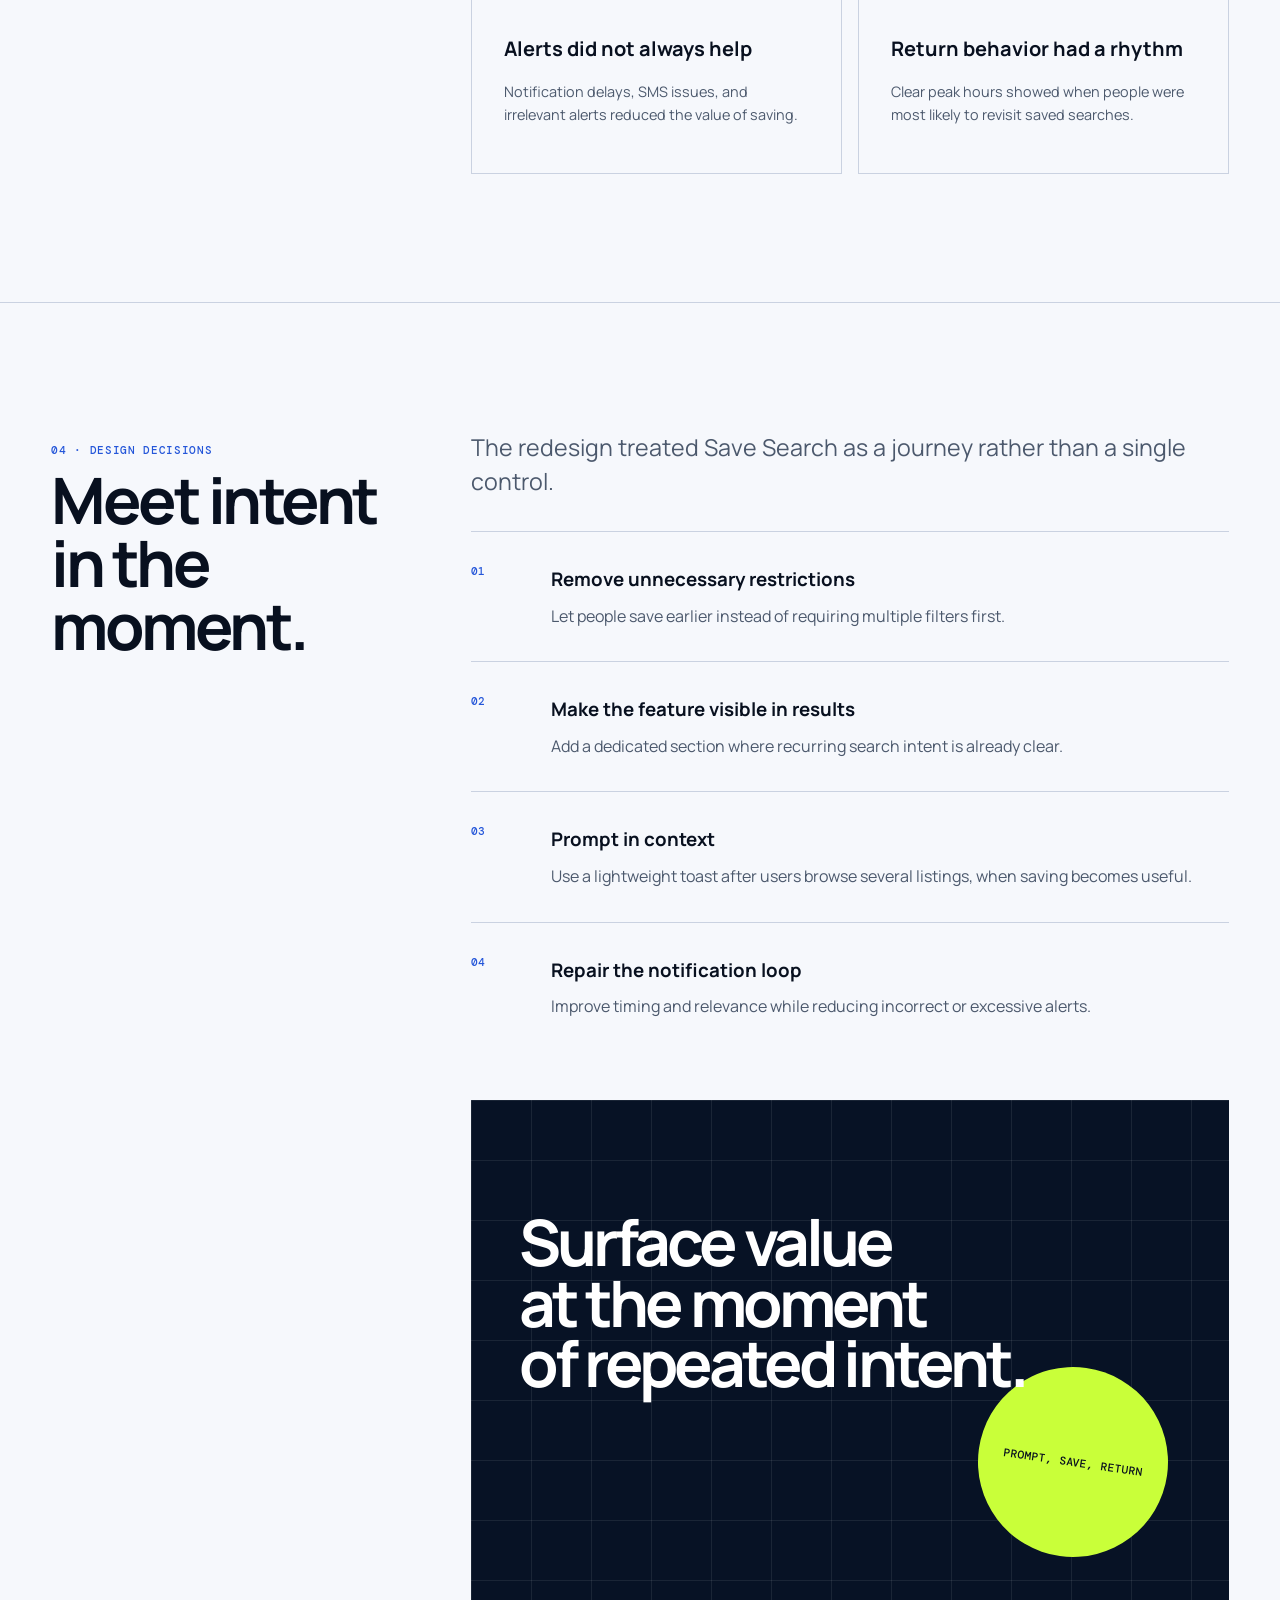
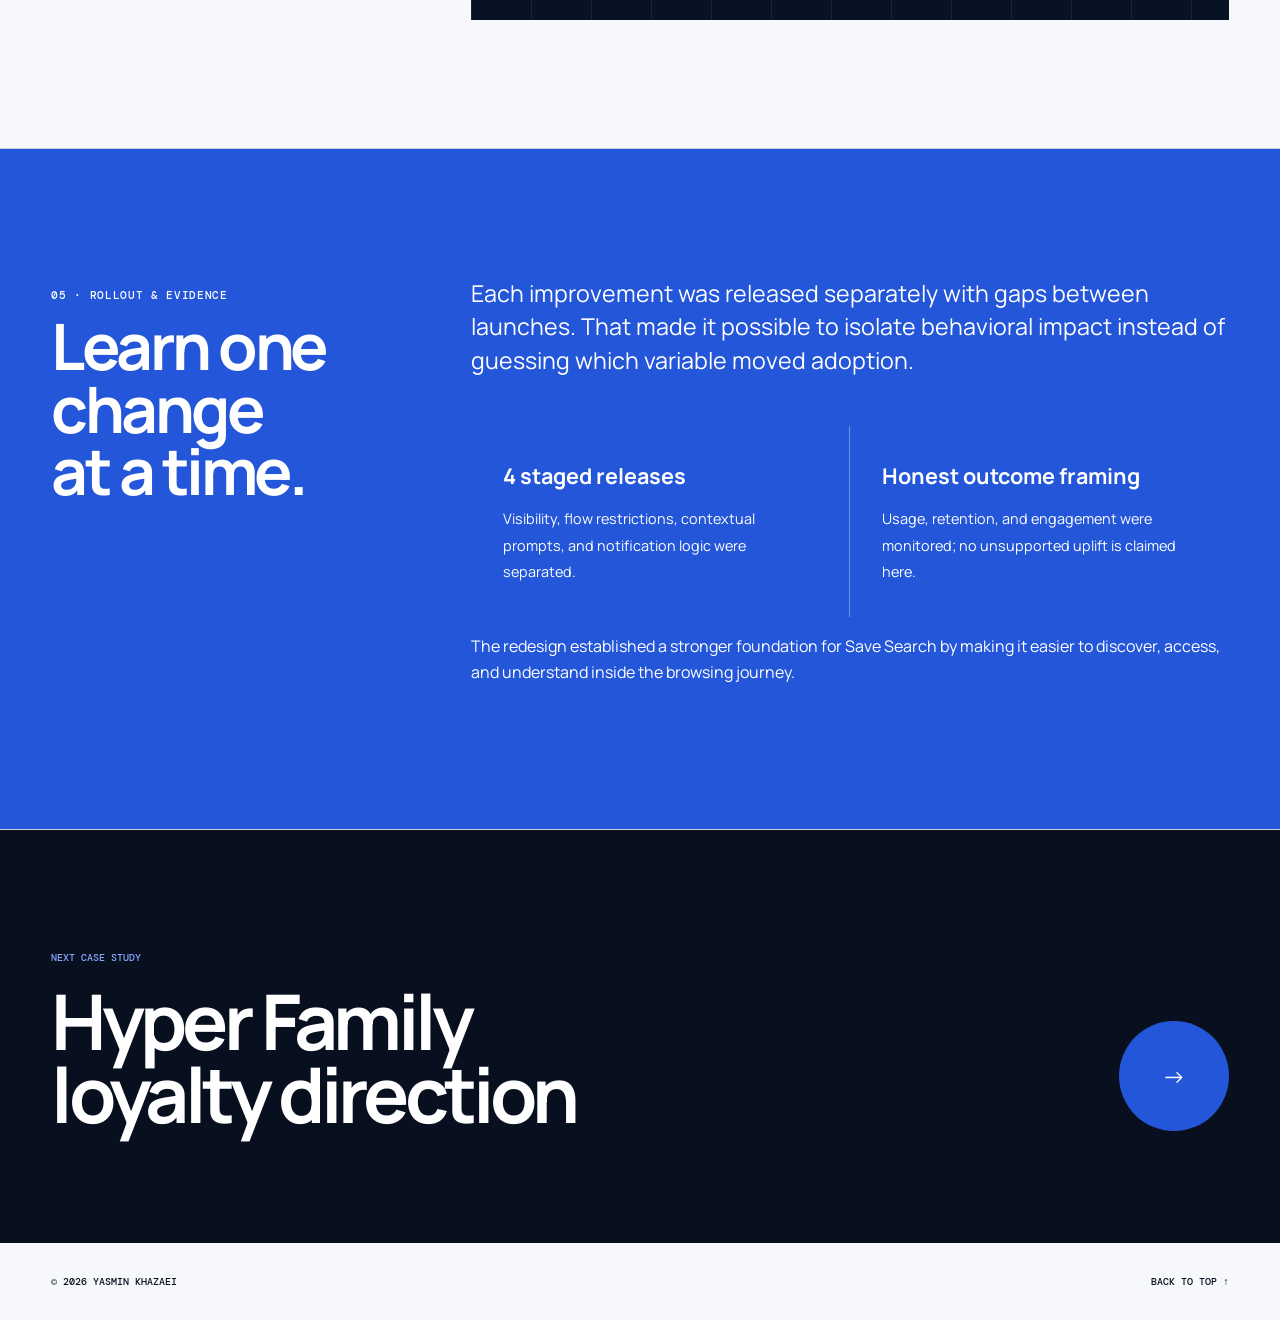
<file: case-studies/sheypoor/index.html>
<!doctype html><html lang="en"><head><!-- Google tag (gtag.js) --><script async src="https://www.googletagmanager.com/gtag/js?id=G-P5SBZ5N0RN"></script><script>window.dataLayer=window.dataLayer||[];function gtag(){dataLayer.push(arguments)}gtag("js",new Date());gtag("config","G-P5SBZ5N0RN");</script><meta charset="utf-8"><meta name="viewport" content="width=device-width,initial-scale=1"><meta name="description" content="How Sheypoor’s Save Search experience was redesigned to improve discovery, retention, and re-engagement through staged releases."><meta name="robots" content="index, follow, max-image-preview:large"><link rel="canonical" href="https://yasiikhazaei.com/case-studies/sheypoor/"><meta property="og:type" content="article"><meta property="og:site_name" content="Yasmin Khazaei — Product Designer"><meta property="og:title" content="Sheypoor Save Search — Yasmin Khazaei"><meta property="og:description" content="How Sheypoor’s Save Search experience was redesigned to improve discovery, retention, and re-engagement through staged releases."><meta property="og:url" content="https://yasiikhazaei.com/case-studies/sheypoor/"><meta name="twitter:card" content="summary"><title>Sheypoor Save Search — Yasmin Khazaei</title><link rel="icon" type="image/svg+xml" href="data:image/svg+xml,%3Csvg xmlns='http://www.w3.org/2000/svg' viewBox='0 0 64 64'%3E%3Crect width='64' height='64' rx='16' fill='%230A55FF'/%3E%3Cpath d='M15 16h11l7 13 7-13h10L38 38v11H27V38z' fill='white'/%3E%3C/svg%3E"><link rel="preconnect" href="https://fonts.googleapis.com"><link rel="preconnect" href="https://fonts.gstatic.com" crossorigin><link href="https://fonts.googleapis.com/css2?family=DM+Mono:wght@400;500&family=Manrope:wght@400;500;600;700;800&display=swap" rel="stylesheet"><link rel="stylesheet" href="../../case.css"><link rel="stylesheet" href="../../case-motion.css"><link rel="stylesheet" href="../../case-sheypoor.css"></head><body>
<link rel="stylesheet" href="../../case-evidence.css"><header class="top"><a href="../../">YK<span style="color:var(--accent)">●</span></a><nav><a href="../../">← Portfolio</a><a href="#research">Research</a><a href="#direction">Decisions</a></nav></header>
<main><section class="hero"><div><p class="kicker">Case study 03 · Sheypoor marketplace</p><h1>Save it once.<br>Find it sooner.</h1><p class="summary">Turning an underused Save Search feature into a visible, low-friction part of browsing—then measuring each change independently.</p></div><div class="hero-side"><div class="meta"><small>My role</small><b>Product Designer</b></div><div class="meta"><small>Scope</small><b>Discovery, flow, rollout</b></div><div class="meta"><small>Methods</small><b>Feedback, testing, analytics</b></div><div class="meta"><small>Product</small><b>Live marketplace</b></div></div><div class="hero-mark"></div></section>
<nav class="toc"><a href="#context">Context</a><a href="#research">Research</a><a href="#insights">Insights</a><a href="#direction">Design decisions</a><a href="#outcome">Rollout</a></nav>
<section class="chapter" id="context"><div><p class="label">01 · Context</p><h2>A useful feature<br>nobody noticed.</h2></div><div class="chapter-body"><p>Save Search lets people keep their criteria and receive notifications when matching listings appear. Yet awareness and usage were extremely low, weakening a natural path back into Sheypoor.</p><p>Regular marketplace users—especially people repeatedly looking for homes, vehicles, or rentals—were manually rebuilding the same searches instead.</p><div class="stats"><div class="stat"><b>1</b><span>core entry point: search results</span></div><div class="stat"><b>3</b><span>success signals to monitor</span></div><div class="stat"><b>4</b><span>interventions released in stages</span></div></div></div></section>
<section class="chapter" id="research"><div><p class="label">02 · Research</p><h2>Trace the whole<br>return loop.</h2></div><div class="chapter-body"><p>The question was bigger than whether the save control was usable. I examined discovery, saving, notification delivery, and the moment users returned.</p><div class="note"><strong>Research mix</strong>User feedback and surveys were paired with usability tests, Google Analytics event tracking, and Microsoft Clarity session recordings. The evidence showed that discovery and notification quality were connected parts of the same retention loop.</div><div class="visual sheypoor-loop"><div class="grid"></div><h3>Search → Save → Notify → Return</h3><div class="pill">ADOPTION IS A SYSTEM</div></div></div></section>
<section class="chapter" id="insights"><div><p class="label">03 · Key insights</p><h2>Low adoption had<br>more than one cause.</h2></div><div class="chapter-body"><p>Visibility was the first barrier, but the post-save experience also had to earn trust.</p><div class="insights"><div class="insight"><b>01</b><h3>Discovery came too late</h3><p>The option appeared only after users applied several filters, so many never encountered it.</p></div><div class="insight"><b>02</b><h3>The flow blocked intent</h3><p>Restrictions before saving added friction at exactly the moment users wanted continuity.</p></div><div class="insight"><b>03</b><h3>Alerts did not always help</h3><p>Notification delays, SMS issues, and irrelevant alerts reduced the value of saving.</p></div><div class="insight"><b>04</b><h3>Return behavior had a rhythm</h3><p>Clear peak hours showed when people were most likely to revisit saved searches.</p></div></div></div></section>
<section class="chapter" id="direction"><div><p class="label">04 · Design decisions</p><h2>Meet intent<br>in the moment.</h2></div><div class="chapter-body"><p>The redesign treated Save Search as a journey rather than a single control.</p><div class="steps"><div class="step"><div><h3>Remove unnecessary restrictions</h3><p>Let people save earlier instead of requiring multiple filters first.</p></div></div><div class="step"><div><h3>Make the feature visible in results</h3><p>Add a dedicated section where recurring search intent is already clear.</p></div></div><div class="step"><div><h3>Prompt in context</h3><p>Use a lightweight toast after users browse several listings, when saving becomes useful.</p></div></div><div class="step"><div><h3>Repair the notification loop</h3><p>Improve timing and relevance while reducing incorrect or excessive alerts.</p></div></div></div><div class="visual sheypoor-loop"><div class="grid"></div><h3>Surface value<br>at the moment<br>of repeated intent.</h3><div class="pill">PROMPT, SAVE, RETURN</div></div></div></section>
<section class="chapter outcome" id="outcome"><div><p class="label">05 · Rollout & evidence</p><h2>Learn one change<br>at a time.</h2></div><div class="chapter-body"><p>Each improvement was released separately with gaps between launches. That made it possible to isolate behavioral impact instead of guessing which variable moved adoption.</p><div class="truth-grid"><div><b>4 staged releases</b><span>Visibility, flow restrictions, contextual prompts, and notification logic were separated.</span></div><div><b>Honest outcome framing</b><span>Usage, retention, and engagement were monitored; no unsupported uplift is claimed here.</span></div></div><p>The redesign established a stronger foundation for Save Search by making it easier to discover, access, and understand inside the browsing journey.</p></div></section>
<section class="next"><div><small>NEXT CASE STUDY</small><h2>Hyper Family<br>loyalty direction</h2></div><a href="../hyper-family/" aria-label="Next case study">→</a></section></main><footer><span>© 2026 Yasmin Khazaei</span><a href="#">Back to top ↑</a></footer><script src="../../case-motion.js"></script></body></html>
</file>
<file: styles.css>
:root{--blue:#0a55ff;--blue-display:#2456d9;--blue-soft:#eef3ff;--ink:#08101f;--paper:#f6f8fc;--line:#cad2e1;--white:#fff;--lime:#c9ff39;--mono:"DM Mono",monospace;--sans:"Manrope",sans-serif}
*{box-sizing:border-box}html{scroll-behavior:smooth}body{margin:0;background:var(--paper);color:var(--ink);font-family:var(--sans);font-size:16px;overflow-x:hidden}a{color:inherit;text-decoration:none}button{font:inherit}.site-header{height:76px;display:grid;grid-template-columns:1fr auto 1fr;align-items:center;padding:0 4vw;border-bottom:1px solid var(--line);position:sticky;top:0;z-index:20;background:rgba(246,248,252,.88);backdrop-filter:blur(16px)}.brand{font-weight:800;font-size:1.25rem;letter-spacing:-.08em}.brand span{color:var(--blue);font-size:.7em;margin-left:2px}.site-header nav{display:flex;gap:2rem;font-size:.86rem}.site-header nav a{position:relative}.site-header nav a:after{content:"";position:absolute;left:0;right:100%;bottom:-5px;height:1px;background:var(--blue);transition:.25s}.site-header nav a:hover:after{right:0}.availability{justify-self:end;font:500 .72rem var(--mono);text-transform:uppercase;letter-spacing:.04em}.availability i{display:inline-block;width:7px;height:7px;background:#22ba69;border-radius:50%;margin-right:8px;box-shadow:0 0 0 5px rgba(34,186,105,.12)}
.hero{min-height:calc(100vh - 76px);padding:7vh 4vw 4vw;position:relative;border-bottom:1px solid var(--line);overflow:hidden}.hero-kicker,.section-head p:first-child,.eyebrow{font:500 .72rem var(--mono);text-transform:uppercase;letter-spacing:.06em}.hero-kicker span,.section-head span,.eyebrow span{color:var(--blue);margin-right:1.2rem}.hero h1{font-size:clamp(3.5rem,8.8vw,9.8rem);line-height:.86;letter-spacing:-.075em;margin:8vh 0 5vh;position:relative;z-index:2}.hero h1 em,.process h2 em{color:var(--blue);font-style:normal}.hero-bottom{display:grid;grid-template-columns:1fr auto;align-items:end;margin-left:42vw;position:relative;z-index:3}.hero-bottom p{max-width:460px;font-size:1.05rem;line-height:1.65}.circle-link{width:120px;height:120px;border-radius:50%;background:var(--blue);color:white;display:flex;flex-direction:column;align-items:center;justify-content:center;font:500 .68rem var(--mono);text-transform:uppercase;transition:transform .3s}.circle-link:hover{transform:rotate(-8deg) scale(1.05)}.circle-link b{font-size:1.2rem;margin-top:8px}.orb{position:absolute;width:33vw;height:33vw;min-width:320px;min-height:320px;border-radius:50%;right:-6vw;top:12vh;background:radial-gradient(circle at 32% 25%,#fff 0 4%,#b8d0ff 16%,#175fff 47%,#032d92 75%,#061633 100%);filter:saturate(1.1);box-shadow:-4vw 5vw 10vw rgba(10,85,255,.18)}.orb span{position:absolute;inset:16%;border:1px solid rgba(255,255,255,.38);border-radius:50%;box-shadow:0 0 40px rgba(255,255,255,.2)}
.work{padding:8rem 4vw 0}.section-head{display:grid;grid-template-columns:1fr 1fr;padding-bottom:3rem}.section-head p:last-child{margin:0;font-size:1.25rem;line-height:1.35}.case{display:grid;grid-template-columns:9% 43% 48%;border-top:1px solid var(--ink);padding:2.5rem 0 5rem;position:relative}.case-number{font:400 .68rem var(--mono);color:#657084}.case-copy{padding-right:5vw}.tags{display:flex;flex-wrap:wrap;gap:.45rem}.tags span{border:1px solid var(--line);border-radius:99px;padding:.42rem .7rem;font:500 .62rem var(--mono);text-transform:uppercase}.case h2{font-size:clamp(2.5rem,4.3vw,5.2rem);line-height:.96;letter-spacing:-.055em;margin:2.2rem 0 1.5rem}.lede{font-size:1rem;line-height:1.7;color:#4f5b6e;max-width:580px}.case-toggle{margin-top:2rem;padding:0 0 .45rem;border:0;border-bottom:1px solid var(--ink);background:none;cursor:pointer;font-weight:700}.case-toggle span{display:inline-block;margin-left:1rem;transition:.3s}.case-toggle:hover span,.case-toggle[aria-expanded="true"] span{transform:rotate(45deg)}.case-visual{min-height:490px;background:#dfe8ff;position:relative;overflow:hidden;border-radius:2px}.case-detail{grid-column:2/4;display:grid;grid-template-columns:repeat(4,1fr);gap:1px;background:var(--line);max-height:0;overflow:hidden;opacity:0;transition:max-height .6s ease,opacity .4s,padding .5s;margin-top:0}.case.open .case-detail{max-height:500px;opacity:1;margin-top:3rem}.case-detail>div{background:var(--paper);padding:1.5rem 1.5rem 2rem}.case-detail small{font:500 .62rem var(--mono);color:var(--blue)}.case-detail p{line-height:1.55;font-size:.86rem;color:#536074}.case-detail .placeholder{background:var(--blue);color:white}.case-detail .placeholder small,.case-detail .placeholder p{color:white}.case-detail strong{display:block;font-size:2.5rem;margin-top:1.4rem;letter-spacing:-.05em}
.signal-visual{background:#071225;color:white}.signal-track{position:absolute;left:10%;right:10%;height:1px;background:#36537e}.signal-track:nth-child(1){top:30%;transform:rotate(10deg)}.signal-track:nth-child(2){top:53%;transform:rotate(-12deg)}.signal-track:nth-child(3){top:72%;transform:rotate(5deg)}.signal-node{position:absolute;width:92px;height:92px;border-radius:50%;display:grid;place-items:center;background:var(--blue);font:500 .62rem var(--mono);box-shadow:0 0 0 12px rgba(10,85,255,.15)}.n1{left:10%;top:18%}.n2{left:45%;top:47%;background:var(--lime);color:var(--ink)}.n3{right:10%;top:24%}.signal-visual p{position:absolute;bottom:1.5rem;left:2rem;font:500 .65rem var(--mono);letter-spacing:.2em}
.payment-visual{background:linear-gradient(135deg,#d9e5ff,#f4f7ff);display:flex;align-items:center;justify-content:center}.mini-card{position:absolute;width:55%;padding:1.6rem;border-radius:18px;display:flex;flex-direction:column;box-shadow:0 20px 45px rgba(32,64,125,.18);border:1px solid rgba(255,255,255,.8)}.mini-card small{font:500 .62rem var(--mono)}.mini-card b{font-size:1.4rem;margin:.9rem 0}.mini-card span{font-size:.72rem}.overdue{background:#fff;left:8%;top:15%;transform:rotate(-7deg)}.paid{background:var(--blue);color:#fff;right:7%;bottom:14%;transform:rotate(5deg)}.paid i{width:34px;height:34px;border-radius:50%;display:grid;place-items:center;background:var(--lime);color:var(--ink);font-style:normal}
.moderation-visual{background:#101a2e;padding:9%;display:grid;grid-template-columns:18% 1fr;gap:8px}.mod-sidebar,.mod-content{background:#f8faff;border-radius:10px;padding:16px}.mod-sidebar{display:flex;flex-direction:column;gap:18px}.mod-sidebar i{height:9px;background:#c5cde0;border-radius:5px}.mod-sidebar i:first-child{background:var(--blue)}.mod-content>span{display:block;height:17%;background:#e3e8f2;border-radius:7px;margin-bottom:14px}.mod-content>span:nth-child(2){width:75%}.mod-actions{position:absolute;display:flex;gap:8px;right:12%;bottom:15%}.mod-actions b{padding:10px 18px;background:#eef1f7;border-radius:7px;font-size:.65rem}.mod-actions b:last-child{background:var(--blue);color:white}.mod-score{position:absolute;right:5%;top:5%;background:var(--lime);padding:.6rem;border-radius:50%;width:72px;height:72px;display:grid;place-items:center;font:.6rem var(--mono);transform:rotate(8deg)}.mod-score b{font:700 1.2rem var(--sans)}
.loyalty-visual{background:#0a55ff;display:grid;place-items:center}.phone{width:55%;min-width:260px;background:#f8faff;border-radius:28px;padding:1.5rem;box-shadow:0 25px 60px rgba(0,0,0,.28);transform:rotate(-4deg)}.phone-top{background:#0b1730;color:white;padding:1.2rem;border-radius:18px}.phone-top small{font:500 .6rem var(--mono)}.phone-top strong{display:block;font-size:2.5rem;margin-top:.4rem}.mission{padding:1.5rem 0}.mission span,.mission em{display:block;font-size:.72rem;font-style:normal}.mission i{display:block;height:9px;background:#dbe2ef;border-radius:9px;margin:.7rem 0}.mission i b{display:block;width:75%;height:100%;background:var(--blue);border-radius:9px}.reward-row{display:flex;gap:7px}.reward-row span{flex:1;background:#edf1f9;padding:1rem .2rem;text-align:center;border-radius:9px;font-size:.6rem}.float-badge{position:absolute;right:8%;top:18%;background:var(--lime);padding:1rem;border-radius:50%;width:105px;height:105px;display:grid;place-items:center;font-weight:800;font-size:1.4rem;transform:rotate(9deg);box-shadow:0 12px 25px rgba(0,0,0,.18)}.float-badge small{font:.48rem var(--mono)}
.process{background:var(--ink);color:#fff;padding:8rem 4vw}.process .section-head{border-color:#4b5568}.process h2{font-size:clamp(3rem,7vw,8rem);line-height:.93;letter-spacing:-.06em;margin:5rem 0}.process-grid{display:grid;grid-template-columns:repeat(4,1fr);border-top:1px solid #445066}.process-grid>div{padding:2rem 2rem 1rem 0;border-right:1px solid #445066}.process-grid b{font:500 .7rem var(--mono);color:#7298ff}.process-grid h3{font-size:1.5rem;margin:3rem 0 1rem}.process-grid p{font-size:.85rem;line-height:1.6;color:#adb7ca;max-width:240px}
.about{display:grid;grid-template-columns:1fr 1.2fr;gap:10vw;padding:9rem 4vw;border-bottom:1px solid var(--line)}.portrait-mark{min-height:560px;background:var(--blue);display:grid;place-items:center;position:relative;overflow:hidden}.portrait-mark:before,.portrait-mark:after{content:"";position:absolute;border:1px solid rgba(255,255,255,.5);border-radius:50%}.portrait-mark:before{width:70%;height:70%}.portrait-mark:after{width:35%;height:35%}.portrait-mark span{font-size:clamp(6rem,14vw,15rem);font-weight:800;color:white;letter-spacing:-.1em;z-index:2}.about-copy h2{font-size:clamp(2.7rem,4.5vw,5rem);line-height:1;letter-spacing:-.055em;margin:4rem 0 2rem}.about-copy>p:not(.eyebrow){font-size:1.05rem;line-height:1.75;max-width:630px;color:#46536a}.skills{display:flex;flex-wrap:wrap;gap:.6rem;margin-top:3rem}.skills span{padding:.65rem 1rem;border:1px solid var(--line);border-radius:99px;font:500 .68rem var(--mono)}
.contact{background:var(--blue);color:white;padding:8rem 4vw}.contact>p{font:500 .7rem var(--mono);text-transform:uppercase}.contact>p span{color:var(--lime);margin-right:1rem}.contact h2{font-size:clamp(3.2rem,7.5vw,8.5rem);line-height:.93;letter-spacing:-.065em;margin:5rem 0}.contact>a{display:inline-flex;gap:2rem;align-items:center;font-size:1.2rem;font-weight:700;border-bottom:2px solid white;padding-bottom:.7rem}.contact>a span{color:var(--lime)}.contact small{display:block;margin-top:1.5rem;font:400 .65rem var(--mono);opacity:.75}footer{height:82px;background:var(--ink);color:#aab4c5;display:flex;align-items:center;justify-content:space-between;padding:0 4vw;font:400 .66rem var(--mono);text-transform:uppercase}
.cursor-glow{position:fixed;width:280px;height:280px;border-radius:50%;background:rgba(10,85,255,.08);filter:blur(30px);pointer-events:none;z-index:-1;transform:translate(-50%,-50%)}
.motion-ready .hero-kicker,.motion-ready .hero h1,.motion-ready .hero-bottom{opacity:0;transform:translateY(34px)}.motion-ready.loaded .hero-kicker{animation:rise .65s .05s cubic-bezier(.2,.7,.2,1) forwards}.motion-ready.loaded .hero h1{animation:rise .9s .16s cubic-bezier(.16,.8,.2,1) forwards}.motion-ready.loaded .hero-bottom{animation:rise .75s .42s cubic-bezier(.16,.8,.2,1) forwards}.motion-ready .orb{opacity:0;transform:scale(.78) rotate(-10deg)}.motion-ready.loaded .orb{animation:orb-in 1.15s .25s cubic-bezier(.16,.8,.2,1) forwards}.reveal{opacity:0;transform:translateY(42px);transition:opacity .75s ease,transform .75s cubic-bezier(.16,.8,.2,1)}.reveal.in-view{opacity:1;transform:none}.case-visual{transition:transform .55s cubic-bezier(.16,.8,.2,1),box-shadow .55s}.case:hover .case-visual{transform:translateY(-8px);box-shadow:0 30px 70px rgba(8,16,31,.14)}.signal-node{animation:float 5s ease-in-out infinite}.signal-node.n2{animation-delay:-1.5s}.signal-node.n3{animation-delay:-3s}.paid{animation:card-float 5s ease-in-out infinite}.float-badge{animation:badge-float 4.5s ease-in-out infinite}.portrait-mark:before{animation:ring 8s linear infinite}.portrait-mark:after{animation:ring 6s linear reverse infinite}.contact>a span{transition:transform .3s}.contact>a:hover span{transform:translate(6px,-6px)}@keyframes rise{to{opacity:1;transform:none}}@keyframes orb-in{to{opacity:1;transform:scale(1) rotate(0)}}@keyframes float{0%,100%{translate:0 0}50%{translate:0 -12px}}@keyframes card-float{0%,100%{translate:0 0;rotate:0deg}50%{translate:0 -10px;rotate:1deg}}@keyframes badge-float{0%,100%{translate:0 0}50%{translate:0 -13px}}@keyframes ring{to{transform:rotate(360deg)}}
@media(max-width:900px){.site-header{grid-template-columns:1fr auto}.site-header nav{display:none}.availability{font-size:.58rem}.hero{padding-top:4rem}.hero h1{font-size:clamp(3.2rem,14vw,7rem);margin-top:5rem}.orb{opacity:.45;right:-35%;top:20%}.hero-bottom{margin-left:0;grid-template-columns:1fr auto;gap:2rem}.case{grid-template-columns:13% 87%}.case-copy{padding-right:0}.case-visual{grid-column:2;margin-top:2.5rem;min-height:420px}.case-detail{grid-column:2;grid-template-columns:1fr 1fr}.case.open .case-detail{max-height:900px}.process-grid{grid-template-columns:1fr 1fr}.about{grid-template-columns:1fr;gap:4rem}.portrait-mark{min-height:420px}.section-head{grid-template-columns:1fr;gap:1.5rem}}
@media(max-width:600px){.site-header{height:64px}.hero{min-height:calc(100vh - 64px)}.hero h1{font-size:16vw;line-height:.9;margin:15vh 0 3rem}.hero-bottom{display:block}.circle-link{width:100px;height:100px;margin:2rem 0 0 auto}.work{padding-top:6rem}.case{display:block;padding-bottom:4rem}.case-number{margin-bottom:1.5rem}.case h2{font-size:12vw}.case-visual{min-height:350px}.case-detail{grid-template-columns:1fr}.case.open .case-detail{max-height:1500px}.phone{width:70%}.float-badge{width:82px;height:82px;font-size:1rem}.process{padding-top:6rem}.process-grid{grid-template-columns:1fr}.process-grid>div{border-right:0;border-bottom:1px solid #445066}.about{padding-top:6rem}.portrait-mark{min-height:330px}.contact{padding-top:6rem}.contact h2{font-size:14vw}footer{font-size:.55rem}}
@media(prefers-reduced-motion:reduce){html{scroll-behavior:auto}*,*:before,*:after{animation:none!important;transition:none!important}.motion-ready .hero-kicker,.motion-ready .hero h1,.motion-ready .hero-bottom,.motion-ready .orb,.reveal{opacity:1!important;transform:none!important}}

/* Interactive design lens */
.orb{--rx:0deg;--ry:0deg;--lx:32%;--ly:25%;border:0;padding:0;cursor:pointer;color:#fff;perspective:900px;isolation:isolate;transition:translate .08s linear}.orb:before{content:"";position:absolute;inset:0;border-radius:50%;background:radial-gradient(circle at var(--lx) var(--ly),#fff 0 3%,#c4d7ff 10%,#3270ff 31%,#06359f 62%,#061633 100%);box-shadow:-4vw 5vw 10vw rgba(10,85,255,.18),inset -25px -30px 55px rgba(0,0,0,.32);transition:background .25s,filter .35s;z-index:-2}.orb:after{content:"";position:absolute;inset:7%;border-radius:50%;background:linear-gradient(120deg,rgba(255,255,255,.2),transparent 40%);border:1px solid rgba(255,255,255,.26);transform:rotateX(var(--rx)) rotateY(var(--ry));transition:transform .14s ease-out;z-index:-1}.orb span{inset:auto;border:0;border-radius:0;box-shadow:none}.orb-ring{position:absolute!important;inset:13%!important;border:1px solid rgba(255,255,255,.35)!important;border-radius:50%!important;transform:rotateX(calc(var(--rx)*.7)) rotateY(calc(var(--ry)*.7));transition:transform .18s}.orb-ring.ring-two{inset:26%!important;border-style:dashed!important;animation:spin-ring 14s linear infinite}.orb-core{position:absolute;inset:31%!important;border-radius:50%!important;background:rgba(4,18,54,.38);backdrop-filter:blur(8px);display:flex;flex-direction:column;align-items:center;justify-content:center;transform:rotateX(var(--rx)) rotateY(var(--ry)) translateZ(28px);transition:transform .14s ease-out,background .3s}.orb-core small,.orb-core em{font:500 .54rem var(--mono);text-transform:uppercase;letter-spacing:.08em;font-style:normal;opacity:.7}.orb-core strong{font-size:clamp(1rem,1.5vw,1.5rem);margin:.35rem 0;letter-spacing:-.04em}.orb-node{position:absolute!important;width:34px;height:34px;border-radius:50%!important;background:var(--lime);color:var(--ink);display:grid;place-items:center;font:700 .6rem var(--mono);box-shadow:0 6px 20px rgba(0,0,0,.18)!important}.node-a{left:12%;top:46%;animation:node-a 7s ease-in-out infinite}.node-b{right:17%;top:18%;animation:node-b 8s ease-in-out infinite}.node-c{right:8%;bottom:20%;animation:node-c 6s ease-in-out infinite}.orb-hint{position:absolute!important;left:50%;bottom:8%;translate:-50% 0;font:500 .54rem var(--mono);text-transform:uppercase;letter-spacing:.1em;opacity:.64}.orb[data-mode="1"]:before{filter:hue-rotate(18deg) saturate(1.2)}.orb[data-mode="2"]:before{filter:hue-rotate(-18deg) contrast(1.08)}.orb.is-pulsing .orb-core{animation:core-pulse .45s ease}.orb:hover .orb-hint{opacity:1}.orb:focus-visible{outline:3px solid var(--lime);outline-offset:6px}@keyframes spin-ring{to{transform:rotate(360deg)}}@keyframes node-a{50%{translate:10px -16px}}@keyframes node-b{50%{translate:-15px 10px}}@keyframes node-c{50%{translate:-9px -12px}}@keyframes core-pulse{50%{scale:1.13}}
@media(max-width:600px){.orb-core{inset:27%!important}.orb-core strong{font-size:1rem}.orb-node{width:28px;height:28px}.orb-hint{display:none}}
@media(prefers-reduced-motion:reduce){.orb-ring,.orb-node{animation:none!important}.orb-core,.orb:after{transform:none!important}}

/* Interactive product thinking console */
.design-console{position:absolute;right:3vw;top:13vh;width:min(37vw,560px);height:460px;background:#071225;color:#fff;border:1px solid rgba(255,255,255,.16);border-radius:18px;box-shadow:-3vw 4vw 8vw rgba(10,85,255,.17);overflow:hidden;z-index:4;perspective:1000px}.console-bar,.console-footer{height:48px;padding:0 16px;display:flex;align-items:center;justify-content:space-between;font:500 .58rem var(--mono);text-transform:uppercase;letter-spacing:.07em}.console-bar{border-bottom:1px solid rgba(255,255,255,.15)}.console-bar i{display:inline-block;width:7px;height:7px;border-radius:50%;background:var(--lime);margin-right:8px;box-shadow:0 0 0 4px rgba(201,255,57,.12)}.console-bar b{color:#8fa5cb;font-weight:500}.console-footer{height:38px;color:#7f91b1;border-top:1px solid rgba(255,255,255,.12)}.console-stage{--mx:0px;--my:0px;height:374px;position:relative;transform-style:preserve-3d;transition:transform .18s ease-out;background-image:linear-gradient(rgba(255,255,255,.055) 1px,transparent 1px),linear-gradient(90deg,rgba(255,255,255,.055) 1px,transparent 1px);background-size:34px 34px}.logic-card{position:absolute;width:38%;min-height:116px;text-align:left;padding:15px;border:1px solid rgba(255,255,255,.2);border-radius:12px;background:rgba(18,35,66,.86);color:#fff;backdrop-filter:blur(10px);cursor:pointer;display:flex;flex-direction:column;transition:transform .28s cubic-bezier(.16,.8,.2,1),background .25s,border-color .25s,box-shadow .25s}.logic-card small{font:500 .55rem var(--mono);text-transform:uppercase;color:#8ea3c9}.logic-card strong{font-size:1.05rem;margin:15px 0 3px}.logic-card em{font:400 .62rem var(--mono);font-style:normal;color:#9caac3}.logic-card:hover{border-color:#fff;transform:translateY(-5px)!important}.logic-card.active{background:var(--blue);border-color:#7ea4ff;box-shadow:0 14px 35px rgba(10,85,255,.34)}.logic-card.active small,.logic-card.active em{color:#dbe6ff}.insight-card{left:7%;top:9%;transform:translate3d(calc(var(--mx)*-.45),calc(var(--my)*-.45),30px)}.constraint-card{right:7%;top:25%;transform:translate3d(calc(var(--mx)*.4),calc(var(--my)*.4),50px)}.decision-card{left:16%;top:49%;transform:translate3d(calc(var(--mx)*-.7),calc(var(--my)*.65),70px)}.console-line{position:absolute;height:1px;background:linear-gradient(90deg,var(--blue),rgba(255,255,255,.35));transform-origin:left;pointer-events:none}.line-a{width:31%;left:39%;top:33%;rotate:18deg}.line-b{width:27%;left:44%;top:57%;rotate:-28deg}.console-output{position:absolute;right:6%;bottom:7%;width:43%;min-height:93px;padding:13px 34px 13px 14px;background:var(--lime);color:var(--ink);border-radius:10px;box-shadow:0 14px 28px rgba(0,0,0,.2)}.console-output small{font:500 .52rem var(--mono);text-transform:uppercase}.console-output p{font-size:.72rem;line-height:1.4;margin:10px 0 0}.console-output>i{position:absolute;right:13px;top:12px;font-style:normal}.motion-ready .design-console{opacity:0;transform:translateY(28px) rotate(3deg)}.motion-ready.loaded .design-console{animation:console-in 1s .25s cubic-bezier(.16,.8,.2,1) forwards}@keyframes console-in{to{opacity:1;transform:none}}
@media(max-width:900px){.design-console{right:-9vw;width:52vw;opacity:.48}.design-console:hover{opacity:1}.console-output{width:48%}}
@media(max-width:600px){.design-console{position:relative;right:auto;top:auto;width:100%;height:420px;margin:3rem 0 0;opacity:1;border-radius:14px}.console-stage{height:334px}.logic-card{min-height:104px;width:42%}.console-output{bottom:5%;width:47%}.hero{overflow:visible}}
@media(min-width:1051px){.hero{grid-template-columns:minmax(0,1.18fr) minmax(420px,.82fr);overflow:visible}.hero h1{font-size:clamp(3.5rem,5.05vw,6rem);max-width:100%;word-break:normal}.design-console{width:100%;min-width:0}.hero-bottom{max-width:760px}.hero-bottom p{max-width:520px}}
.process-grid>div{padding-left:2rem}.process-grid>div:first-child{padding-left:0}@media(max-width:600px){.process-grid>div:first-child{padding-left:0}.process-grid>div{padding-left:0}}
@media(prefers-reduced-motion:reduce){.motion-ready .design-console{opacity:1!important;transform:none!important}.console-stage,.logic-card{transform:none!important}}

/* Hero layout correction after visual QA */
.hero{display:grid;grid-template-columns:minmax(0,1.22fr) minmax(390px,.78fr);grid-template-rows:auto 1fr auto;column-gap:clamp(2rem,4vw,5rem);align-items:center}.hero-kicker{grid-column:1/-1;align-self:start}.hero h1{grid-column:1;grid-row:2;font-size:clamp(3.7rem,6.25vw,7.2rem);margin:5vh 0 4vh;max-width:100%;z-index:2}.design-console{position:relative;grid-column:2;grid-row:2;right:auto;top:auto;width:100%;height:420px;align-self:center}.hero-bottom{grid-column:1/-1;grid-row:3;margin-left:0;border-top:1px solid var(--line);padding-top:1.5rem}.console-stage{height:334px}.logic-card{width:27%;min-height:116px;padding:13px}.logic-card strong{font-size:.95rem}.logic-card em{font-size:.56rem}.insight-card{left:5%;top:14%;transform:translate3d(calc(var(--mx)*-.45),calc(var(--my)*-.45),30px)}.constraint-card{right:auto;left:36.5%;top:14%;transform:translate3d(calc(var(--mx)*.15),calc(var(--my)*.25),50px)}.decision-card{left:68%;top:14%;transform:translate3d(calc(var(--mx)*.5),calc(var(--my)*.55),70px)}.line-a{width:7%;left:30%;top:32%;rotate:0deg}.line-b{width:7%;left:62%;top:32%;rotate:0deg}.console-output{left:5%;right:5%;bottom:8%;width:auto;min-height:92px}.console-output p{font-size:.78rem;max-width:80%}
@media(max-width:1050px){.hero{grid-template-columns:1fr}.hero h1{grid-column:1;grid-row:2;font-size:clamp(3.5rem,9vw,6.5rem)}.design-console{grid-column:1;grid-row:3;width:78%;justify-self:end;margin:1rem 0 3rem}.hero-bottom{grid-row:4}.design-console{opacity:1;right:auto}.design-console:hover{opacity:1}}
@media(max-width:600px){.hero{display:block}.hero h1{font-size:15vw;margin-top:5rem}.design-console{width:100%;height:400px;margin:2rem 0}.console-stage{height:314px}.logic-card{width:29%;padding:10px;min-height:105px}.insight-card{left:3%}.constraint-card{left:35.5%}.decision-card{left:68%}.logic-card em{display:none}.console-output{left:3%;right:3%}.hero-bottom{display:block}.circle-link{margin-left:auto}}

/* Balanced blue system: vivid for small accents, calmer for large surfaces */
.hero h1 em,.process h2 em{color:var(--blue-display)}
.orb{background:radial-gradient(circle at 32% 25%,#fff 0 4%,#c7d7ff 16%,var(--blue-display) 47%,#123a92 75%,#061633 100%);filter:saturate(.92);box-shadow:-4vw 5vw 10vw rgba(36,86,217,.14)}
.case-visual{background:var(--blue-soft)}
.case-detail .placeholder,.case-detail .case-evidence,.paid,.loyalty-visual,.portrait-mark,.contact,.logic-card.active{background:var(--blue-display)}
.save-prompt{background:var(--blue-display)!important}

/* Sheypoor Save Search case preview */
.search-visual{background:#071225;color:white;padding:9%;background-image:linear-gradient(rgba(255,255,255,.055) 1px,transparent 1px),linear-gradient(90deg,rgba(255,255,255,.055) 1px,transparent 1px);background-size:42px 42px}.search-bar{height:54px;border:1px solid #385176;border-radius:12px;background:#0e1d36;display:flex;align-items:center;justify-content:space-between;padding:0 18px;font-size:.78rem}.search-bar b{color:var(--lime);font-size:1.2rem}.listing-stack{margin-top:18px;width:58%}.listing-stack i{display:block;height:66px;border:1px solid #263b5d;border-radius:10px;margin-bottom:10px;background:linear-gradient(90deg,#1b2d4b 0 28%,#11203a 28%)}.save-prompt{position:absolute;right:7%;top:30%;width:52%;padding:1.5rem;border-radius:16px;background:var(--blue);box-shadow:0 22px 55px rgba(0,0,0,.35);transform:rotate(3deg);animation:prompt-float 5s ease-in-out infinite}.save-prompt small{font:500 .52rem var(--mono);letter-spacing:.08em;color:#c9d8ff}.save-prompt strong,.save-prompt span{display:block}.save-prompt strong{font-size:1.35rem;margin:.85rem 0 .35rem}.save-prompt span{font-size:.72rem;color:#dce6ff}.save-prompt button{width:100%;border:0;border-radius:8px;background:var(--lime);color:var(--ink);font:700 .7rem var(--sans);padding:.8rem 1rem;margin-top:1.2rem;text-align:left;display:flex;justify-content:space-between}.saved-toast{position:absolute;left:8%;bottom:9%;display:flex;gap:.8rem;align-items:center;background:#fff;color:var(--ink);padding:.8rem 1rem;border-radius:10px;box-shadow:0 16px 32px rgba(0,0,0,.25);animation:toast-float 4s -1.2s ease-in-out infinite}.saved-toast i{width:28px;height:28px;border-radius:50%;display:grid;place-items:center;background:var(--lime);font-style:normal}.saved-toast b,.saved-toast small{display:block}.saved-toast b{font-size:.7rem}.saved-toast small{font:400 .54rem var(--mono);color:#66738a}@keyframes prompt-float{0%,100%{translate:0 0;rotate:3deg}50%{translate:0 -11px;rotate:1deg}}@keyframes toast-float{0%,100%{translate:0 0}50%{translate:7px -7px}}@media(max-width:600px){.search-visual{padding:7%}.save-prompt{width:62%;right:5%}.saved-toast{left:5%}}
</file>
<file: portfolio-update.css>
.arrow-icon{width:1em;height:1em;display:inline-block;vertical-align:-.12em;fill:none;stroke:currentColor;stroke-width:1.7;stroke-linecap:round;stroke-linejoin:round;flex:none}
.hero-links{display:flex;flex-wrap:wrap;gap:1.25rem;margin-top:1.25rem}.hero-links a{font:600 .72rem var(--mono);text-transform:uppercase;border-bottom:1px solid var(--ink);padding-bottom:.35rem}.hero-links a:hover{color:var(--blue);border-color:var(--blue)}
.hero h1{line-height:.94}.hero h1 em{display:block;margin-top:.14em;line-height:.9}
.evidence-preview{background:#eef2f8;display:grid;place-items:center;padding:2rem}.evidence-preview img{width:100%;height:100%;object-fit:contain;display:block;filter:drop-shadow(0 18px 28px rgba(8,16,31,.16))}.evidence-preview>span{position:absolute;left:1rem;bottom:1rem;background:var(--ink);color:#fff;padding:.5rem .7rem;font:500 .58rem var(--mono);letter-spacing:.06em}.dark-preview{background:#071225}.case-detail .case-evidence{background:var(--blue);color:#fff}.case-detail .case-evidence small,.case-detail .case-evidence p{color:#fff}.case-detail .case-evidence strong{display:block;font-size:2.5rem;margin-top:1.4rem;letter-spacing:-.05em}
.contact-links{display:flex;flex-wrap:wrap;gap:1.5rem 2.5rem}.contact-links>a{display:inline-flex;gap:1rem;align-items:center;font-size:1.05rem;font-weight:700;border-bottom:2px solid #fff;padding-bottom:.7rem}.contact-links>a span{color:var(--lime);transition:transform .3s}.contact-links>a:hover span{transform:translate(5px,-5px)}
.resume-link{display:inline-flex;align-items:center;gap:.75rem;margin-top:1.5rem;padding-bottom:.45rem;border-bottom:1px solid var(--ink);font:600 .75rem var(--mono);text-transform:uppercase;letter-spacing:.04em}.resume-link span{color:var(--blue);transition:transform .25s}.resume-link:hover span{transform:translate(4px,-4px)}
@media(max-width:900px){.site-header{grid-template-columns:auto 1fr;gap:1rem}.site-header nav{display:flex;justify-self:end;gap:1rem;overflow-x:auto}.site-header nav a{font-size:.72rem}.availability{display:none}.hero-bottom>div{max-width:650px}.evidence-preview{padding:1rem}}
@media(max-width:600px){.site-header{padding:0 1rem}.site-header nav{gap:.75rem}.site-header nav a:nth-child(2),.site-header nav a:nth-child(3){display:none}.hero-links{gap:1rem}.evidence-preview{min-height:300px}.contact-links{display:grid;justify-items:start}}
</file>
<file: case.css>
:root{--accent:#2456d9;--ink:#08101f;--paper:#f6f8fc;--line:#cad2e1;--soft:#eef3ff;--mono:"DM Mono",monospace;--sans:"Manrope",sans-serif}*{box-sizing:border-box}html{scroll-behavior:smooth}body{margin:0;background:var(--paper);color:var(--ink);font:16px/1.65 var(--sans)}a{color:inherit;text-decoration:none}.top{height:72px;padding:0 4vw;display:flex;align-items:center;justify-content:space-between;border-bottom:1px solid var(--line);position:sticky;top:0;background:rgba(246,248,252,.9);backdrop-filter:blur(16px);z-index:10}.top>a:first-child{font-weight:800}.top nav{display:flex;gap:1.5rem;font:500 .72rem var(--mono);text-transform:uppercase}.top nav a:hover{color:var(--accent)}.hero{padding:8rem 4vw 4rem;min-height:85vh;display:grid;grid-template-columns:1.3fr .7fr;gap:5vw;position:relative;overflow:hidden}.kicker,.label{font:500 .7rem var(--mono);text-transform:uppercase;letter-spacing:.06em;color:var(--accent)}h1{font-size:clamp(4rem,9vw,10rem);line-height:.86;letter-spacing:-.075em;margin:3rem 0}.hero .summary{font-size:1.15rem;max-width:670px;color:#47556a}.hero-side{align-self:end;border-top:1px solid var(--ink)}.meta{display:grid;grid-template-columns:1fr 1fr;padding:1rem 0;border-bottom:1px solid var(--line)}.meta small{font:500 .62rem var(--mono);color:#687487;text-transform:uppercase}.meta b{font-size:.82rem}.hero-mark{position:absolute;width:24vw;height:24vw;border-radius:50%;right:-7vw;top:12vh;background:radial-gradient(circle at 30% 30%,#fff 0 3%,#a8c4ff 17%,var(--accent) 48%,#071c4f 100%);opacity:.9}.toc{margin:0 4vw;border-top:1px solid var(--ink);border-bottom:1px solid var(--ink);display:flex;gap:2rem;padding:1rem 0;overflow:auto;font:500 .67rem var(--mono);text-transform:uppercase;white-space:nowrap}.toc a:hover{color:var(--accent)}.chapter{padding:8rem 4vw;border-bottom:1px solid var(--line);display:grid;grid-template-columns:28% 1fr;gap:7vw}.chapter h2{font-size:clamp(2.5rem,5vw,5.5rem);line-height:.98;letter-spacing:-.055em;margin:.8rem 0}.chapter-body{max-width:900px}.chapter-body>p:first-child{font-size:1.45rem;line-height:1.45;margin-top:0}.chapter-body p{color:#4c596d}.stats{display:grid;grid-template-columns:repeat(3,1fr);gap:1px;background:var(--line);margin-top:3rem}.stat{background:var(--paper);padding:2rem}.stat b{display:block;font-size:2.5rem;letter-spacing:-.05em;color:var(--accent)}.stat span{font-size:.82rem;color:#5b677a}.note{border-left:3px solid var(--accent);padding:1rem 1.5rem;background:var(--soft);margin:2rem 0}.note strong{display:block;font:500 .65rem var(--mono);text-transform:uppercase;color:var(--accent);margin-bottom:.5rem}.insights{display:grid;grid-template-columns:1fr 1fr;gap:1rem;margin-top:2.5rem}.insight{border:1px solid var(--line);padding:2rem;min-height:210px}.insight b{font:500 .67rem var(--mono);color:var(--accent)}.insight h3{font-size:1.25rem;margin:2.5rem 0 .6rem}.insight p{font-size:.9rem}.visual{min-height:520px;background:#071225;color:#fff;margin-top:3rem;padding:3rem;position:relative;overflow:hidden}.visual h3{font-size:clamp(2rem,5vw,5rem);letter-spacing:-.06em;line-height:.95;position:relative;z-index:2;max-width:650px}.visual .grid{position:absolute;inset:0;background-image:linear-gradient(rgba(255,255,255,.08) 1px,transparent 1px),linear-gradient(90deg,rgba(255,255,255,.08) 1px,transparent 1px);background-size:60px 60px}.visual .pill{position:absolute;right:8%;bottom:12%;background:var(--accent);width:190px;height:190px;border-radius:50%;display:grid;place-items:center;text-align:center;font:500 .7rem var(--mono);transform:rotate(8deg)}.steps{counter-reset:step;margin-top:2rem}.step{counter-increment:step;display:grid;grid-template-columns:80px 1fr;padding:2rem 0;border-top:1px solid var(--line)}.step:before{content:"0" counter(step);font:500 .7rem var(--mono);color:var(--accent)}.step h3{margin:0 0 .5rem}.step p{margin:0}.outcome{background:var(--accent);color:white}.outcome .label,.outcome p{color:white}.outcome-grid{display:grid;grid-template-columns:1fr 1fr;gap:1px;background:rgba(255,255,255,.35);margin-top:3rem}.outcome-grid div{background:var(--accent);padding:2rem}.outcome-grid b{display:block;font-size:3.5rem;line-height:1;margin-bottom:1rem}.placeholder{font:500 .62rem var(--mono);display:inline-block;border:1px solid currentColor;border-radius:30px;padding:.35rem .7rem;margin-bottom:1rem}.next{padding:7rem 4vw;background:var(--ink);color:white;display:flex;justify-content:space-between;align-items:end}.next small{font:500 .65rem var(--mono);color:#87a7ff}.next h2{font-size:clamp(2.6rem,6vw,6rem);line-height:.95;letter-spacing:-.06em;margin:1rem 0 0}.next>a{width:110px;height:110px;border-radius:50%;background:var(--accent);display:grid;place-items:center;font-size:1.5rem;transition:.3s}.next>a:hover{transform:rotate(-10deg) scale(1.06)}footer{padding:2rem 4vw;display:flex;justify-content:space-between;font:500 .64rem var(--mono);text-transform:uppercase}@media(max-width:800px){.hero{grid-template-columns:1fr;padding-top:6rem}.hero-side{align-self:auto}.hero-mark{width:55vw;height:55vw;right:-25vw;opacity:.3}.chapter{grid-template-columns:1fr;padding-top:5rem}.stats{grid-template-columns:1fr}.insights{grid-template-columns:1fr}.outcome-grid{grid-template-columns:1fr}.next{align-items:center}.top nav a:not(:first-child){display:none}}@media(max-width:520px){h1{font-size:17vw}.hero{min-height:auto}.chapter-body>p:first-child{font-size:1.2rem}.visual{min-height:400px;padding:2rem}.visual .pill{width:130px;height:130px}.next>a{width:80px;height:80px}}
</file>
<file: case-motion.css>
.motion-ready .hero .kicker,.motion-ready .hero h1,.motion-ready .hero .summary,.motion-ready .hero-side{opacity:0;transform:translateY(30px)}
.motion-ready.loaded .hero .kicker{animation:case-rise .6s .05s forwards}.motion-ready.loaded .hero h1{animation:case-rise .9s .14s cubic-bezier(.16,.8,.2,1) forwards}.motion-ready.loaded .hero .summary{animation:case-rise .7s .34s forwards}.motion-ready.loaded .hero-side{animation:case-rise .7s .48s forwards}.motion-ready .hero-mark{opacity:0;transform:scale(.72)}.motion-ready.loaded .hero-mark{animation:mark-in 1.1s .25s cubic-bezier(.16,.8,.2,1) forwards}
.motion-reveal{opacity:0;transform:translateY(42px);transition:opacity .75s ease,transform .75s cubic-bezier(.16,.8,.2,1)}.motion-reveal.in-view{opacity:1;transform:none}.insight,.stat,.step{transition:transform .35s,box-shadow .35s,background .35s}.insight:hover,.stat:hover{transform:translateY(-6px);box-shadow:0 18px 45px rgba(8,16,31,.09);background:#fff}.visual .grid{animation:grid-drift 14s linear infinite}.visual .pill{animation:pill-float 5s ease-in-out infinite}
@keyframes case-rise{to{opacity:1;transform:none}}@keyframes mark-in{to{opacity:.9;transform:scale(1)}}@keyframes grid-drift{to{background-position:60px 60px}}@keyframes pill-float{0%,100%{translate:0 0;rotate:0deg}50%{translate:0 -14px;rotate:3deg}}
@media(prefers-reduced-motion:reduce){html{scroll-behavior:auto}*,*:before,*:after{animation:none!important;transition:none!important}.motion-ready .hero .kicker,.motion-ready .hero h1,.motion-ready .hero .summary,.motion-ready .hero-side,.motion-ready .hero-mark,.motion-reveal{opacity:1!important;transform:none!important}}
</file>
<file: case-evidence.css>
.product-proof{margin-top:3rem;border:1px solid var(--line);background:#fff;padding:1rem}.product-proof img{display:block;width:100%;height:auto}.product-proof figcaption{display:flex;justify-content:space-between;gap:1rem;padding:.85rem .25rem 0;font:500 .62rem var(--mono);text-transform:uppercase;color:#687487}.decision-note{margin-top:2rem;border-top:1px solid var(--line);padding-top:1.5rem}.decision-note strong{display:block;color:var(--accent);font:500 .65rem var(--mono);text-transform:uppercase;margin-bottom:.5rem}.truth-grid{display:grid;grid-template-columns:1fr 1fr;gap:1px;background:rgba(255,255,255,.35);margin-top:3rem}.truth-grid>div{background:var(--accent);padding:2rem}.truth-grid b{display:block;font-size:1.35rem;margin-bottom:.75rem}.truth-grid span{font-size:.9rem}@media(max-width:700px){.product-proof{padding:.5rem}.product-proof figcaption{display:block}.product-proof figcaption span{display:block;margin-top:.4rem}.truth-grid{grid-template-columns:1fr}}
</file>
<file: case-hyper.css>
.hyper-hero h1{font-size:clamp(3.5rem,7.4vw,8rem);max-width:900px}.hyper-hero h1 em{display:block;color:var(--accent);font-style:normal}.hyper-hero{padding-bottom:8rem}.hyper-signal{position:absolute;right:4vw;top:19%;width:min(32vw,460px);border:1px solid var(--line);background:rgba(246,248,252,.82);backdrop-filter:blur(12px);padding:1rem;display:grid;grid-template-columns:1fr 1fr;gap:1px}.hyper-signal span{min-height:110px;padding:1.2rem;display:flex;align-items:flex-end;background:var(--soft);font:500 .64rem var(--mono);color:var(--accent)}.hyper-signal span:nth-child(2){background:var(--accent);color:#fff}.hyper-signal span:nth-child(3){background:#071225;color:#fff}.hyper-signal span:nth-child(4){background:#fff}.research-rail{display:grid;grid-template-columns:repeat(4,1fr);gap:1px;background:var(--line);margin:3rem 0}.research-rail>div{background:var(--paper);padding:1.5rem;min-height:240px}.research-rail b,.journey-track b,.opportunity-grid b{font:500 .68rem var(--mono);color:var(--accent)}.research-rail h3{font-size:1.05rem;margin:3rem 0 .7rem}.research-rail p{font-size:.82rem;line-height:1.55}.question-clusters{display:grid;grid-template-columns:repeat(3,1fr);gap:1rem}.question-clusters article{padding:1.5rem;border-top:3px solid var(--accent);background:#fff}.question-clusters small,.journey-track small,.direction-flow small{font:500 .6rem var(--mono);color:var(--accent)}.question-clusters h3{font-size:1rem;margin:1.4rem 0 .5rem}.question-clusters p{font-size:.82rem}.journey-track{display:grid;grid-template-columns:repeat(6,1fr);gap:1px;background:var(--line);margin-top:3rem}.journey-track article{background:#fff;padding:1.25rem;min-height:280px;display:flex;flex-direction:column}.journey-track article:nth-child(4){background:var(--soft)}.journey-track h3{margin:2.5rem 0 .6rem}.journey-track p{font-size:.78rem;line-height:1.55;flex:1}.journey-track small{padding-top:1rem;border-top:1px solid var(--line)}.hyper-insights .insight{background:#fff}.key-takeaway{margin:3rem 0 0;padding:2.5rem;background:#071225;color:#fff;font-size:clamp(1.5rem,3vw,2.6rem);line-height:1.25;letter-spacing:-.035em;border:0}.opportunity-grid{display:grid;grid-template-columns:repeat(4,1fr);gap:1px;background:var(--line);margin-top:1px}.opportunity-grid article{background:var(--soft);padding:1.5rem;min-height:190px}.opportunity-grid h3{font-size:1rem;margin:2rem 0 .5rem}.opportunity-grid p{font-size:.8rem;line-height:1.5}.priority-map{height:520px;margin:3rem 0;background-color:#fff;background-image:linear-gradient(var(--line) 1px,transparent 1px),linear-gradient(90deg,var(--line) 1px,transparent 1px);background-size:50% 50%;border-left:2px solid var(--ink);border-bottom:2px solid var(--ink);position:relative}.axis-y,.axis-x{position:absolute;font:500 .6rem var(--mono);color:#687487}.axis-y{left:.7rem;top:.7rem}.axis-x{right:.7rem;bottom:.7rem}.idea{position:absolute;padding:.75rem 1rem;border:1px solid var(--accent);background:var(--soft);font:500 .7rem var(--mono);box-shadow:0 8px 20px rgba(36,86,217,.08)}.idea b{color:var(--accent);margin-right:.45rem}.passive{left:16%;top:18%}.store{left:28%;top:38%}.continuity{left:54%;top:20%}.checkout{left:57%;top:43%}.relevant{left:40%;top:62%}.flexible{left:70%;top:68%}.direction-flow{display:grid;grid-template-columns:repeat(4,1fr);gap:1px;background:var(--line)}.direction-flow article{background:#071225;color:#fff;padding:1.6rem;min-height:240px}.direction-flow article:nth-child(2),.direction-flow article:nth-child(4){background:var(--accent)}.direction-flow small{color:#9ab6ff}.direction-flow h3{font-size:1.15rem;margin:2.4rem 0 .6rem}.direction-flow p{font-size:.82rem;color:#d8e2f6}.principles{background:var(--soft)}.principle-list{display:grid;grid-template-columns:1fr 1fr;gap:1px;background:var(--line)}.principle-list article{background:var(--soft);padding:2rem;min-height:180px}.principle-list b{font-size:1.25rem}.principle-list p{font-size:.9rem;margin-top:2rem}@media(max-width:1100px){.hyper-signal{opacity:.22;right:-8vw}.journey-track{grid-template-columns:repeat(3,1fr)}.research-rail,.direction-flow{grid-template-columns:1fr 1fr}.opportunity-grid{grid-template-columns:1fr 1fr}}@media(max-width:800px){.hyper-signal{display:none}}@media(max-width:700px){.hyper-hero h1{font-size:13vw}.hyper-hero{padding-bottom:5rem}.hyper-signal{display:none}.research-rail,.question-clusters,.journey-track,.direction-flow,.opportunity-grid,.principle-list{grid-template-columns:1fr}.research-rail>div,.journey-track article,.direction-flow article,.opportunity-grid article,.principle-list article{min-height:auto}.research-rail h3,.journey-track h3,.direction-flow h3,.opportunity-grid h3{margin-top:1.5rem}.priority-map{height:430px}.idea{max-width:130px;padding:.6rem;font-size:.58rem}.passive{left:8%}.store{left:16%;top:40%}.continuity{left:50%;top:22%}.checkout{left:53%;top:46%}.relevant{left:24%;top:67%}.flexible{left:57%;top:72%}.key-takeaway{padding:2rem}}
</file>
<file: case-sheypoor.css>
.sheypoor-loop .pill {
  background: #c9ff39;
  color: var(--ink);
}
</file>
